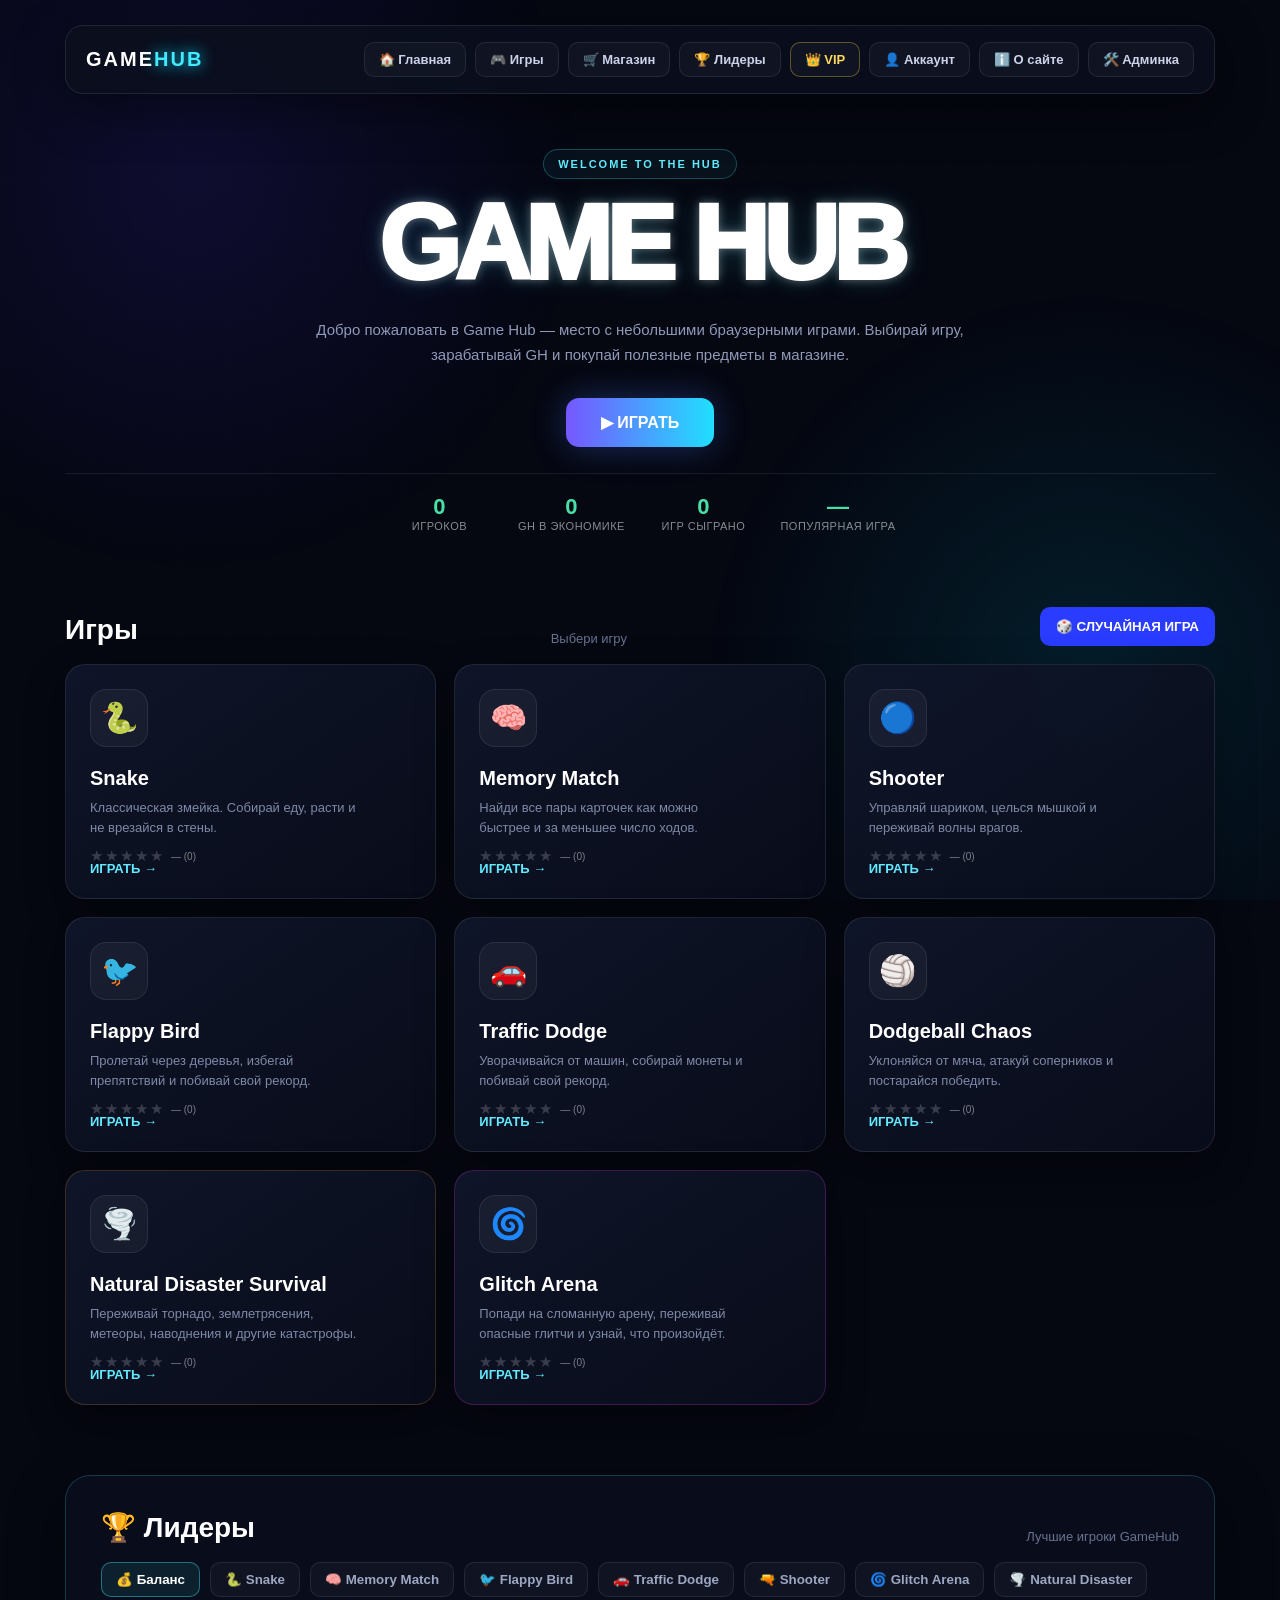
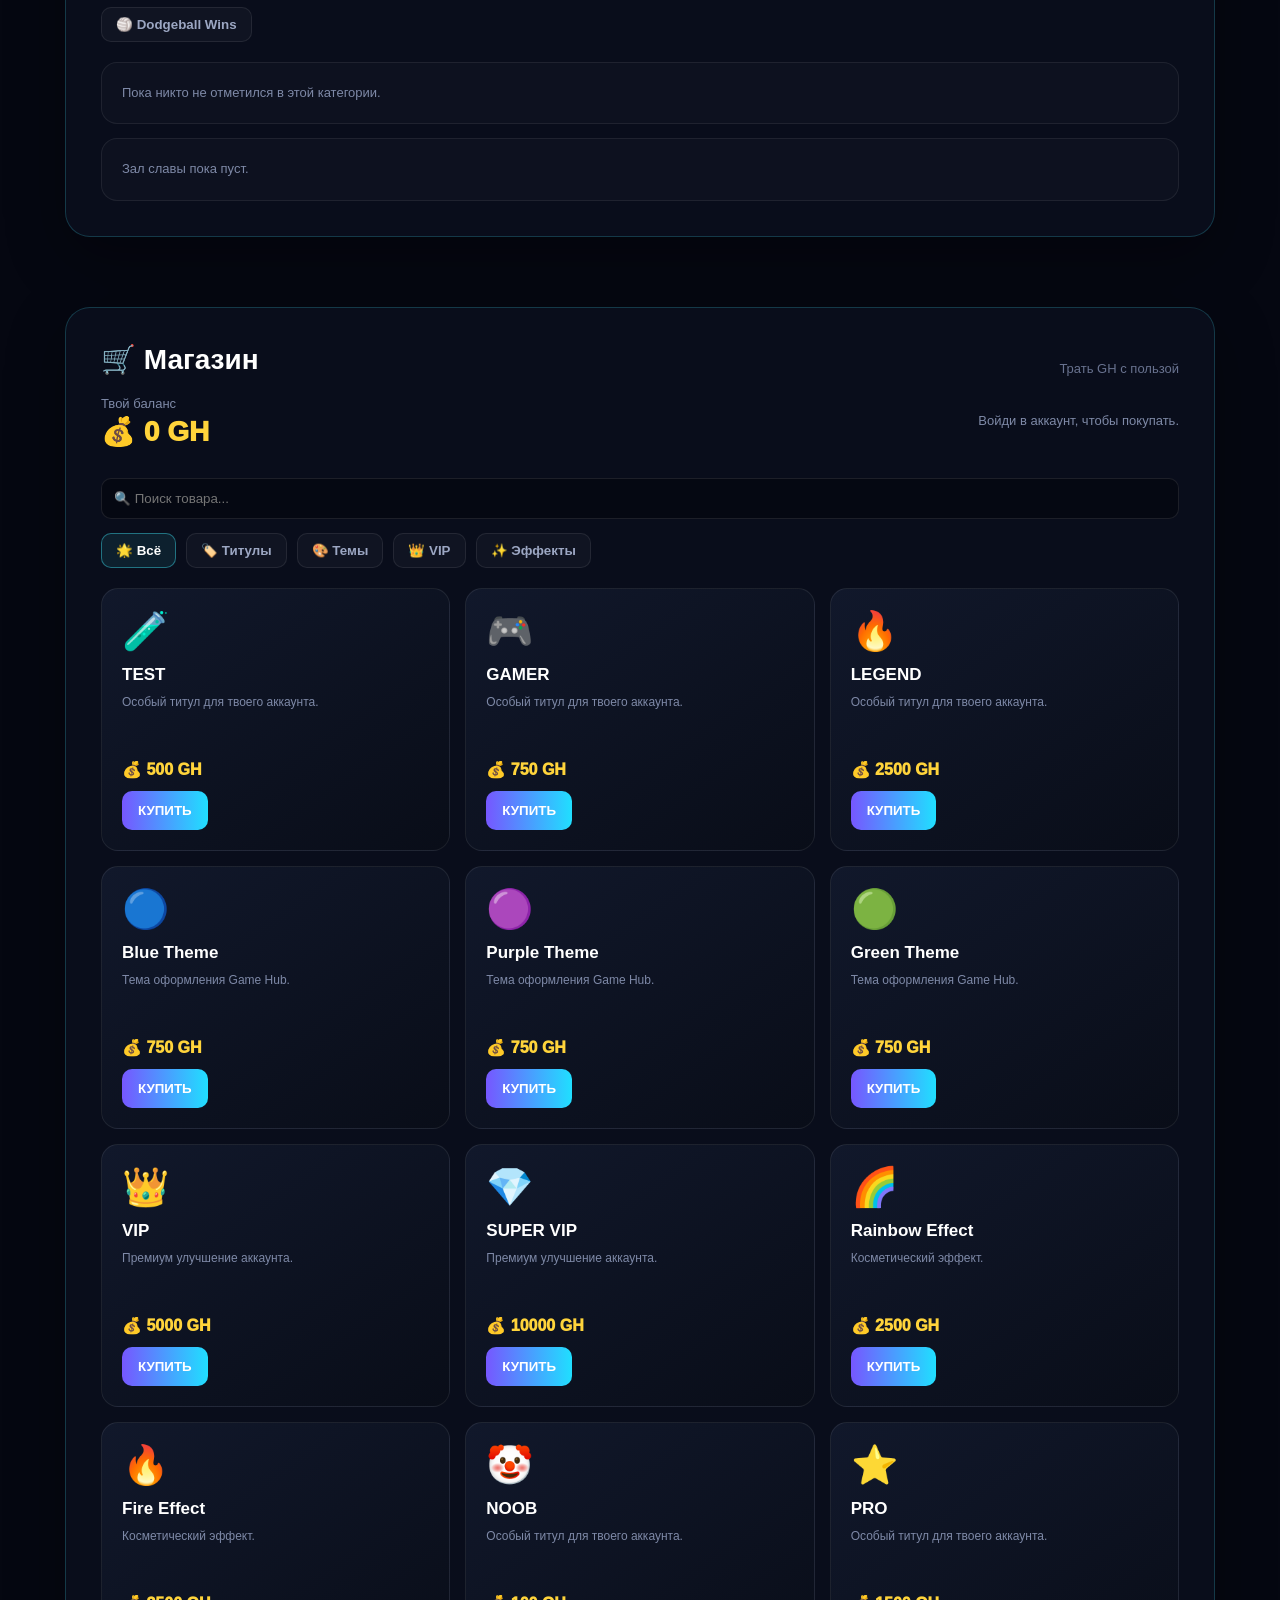
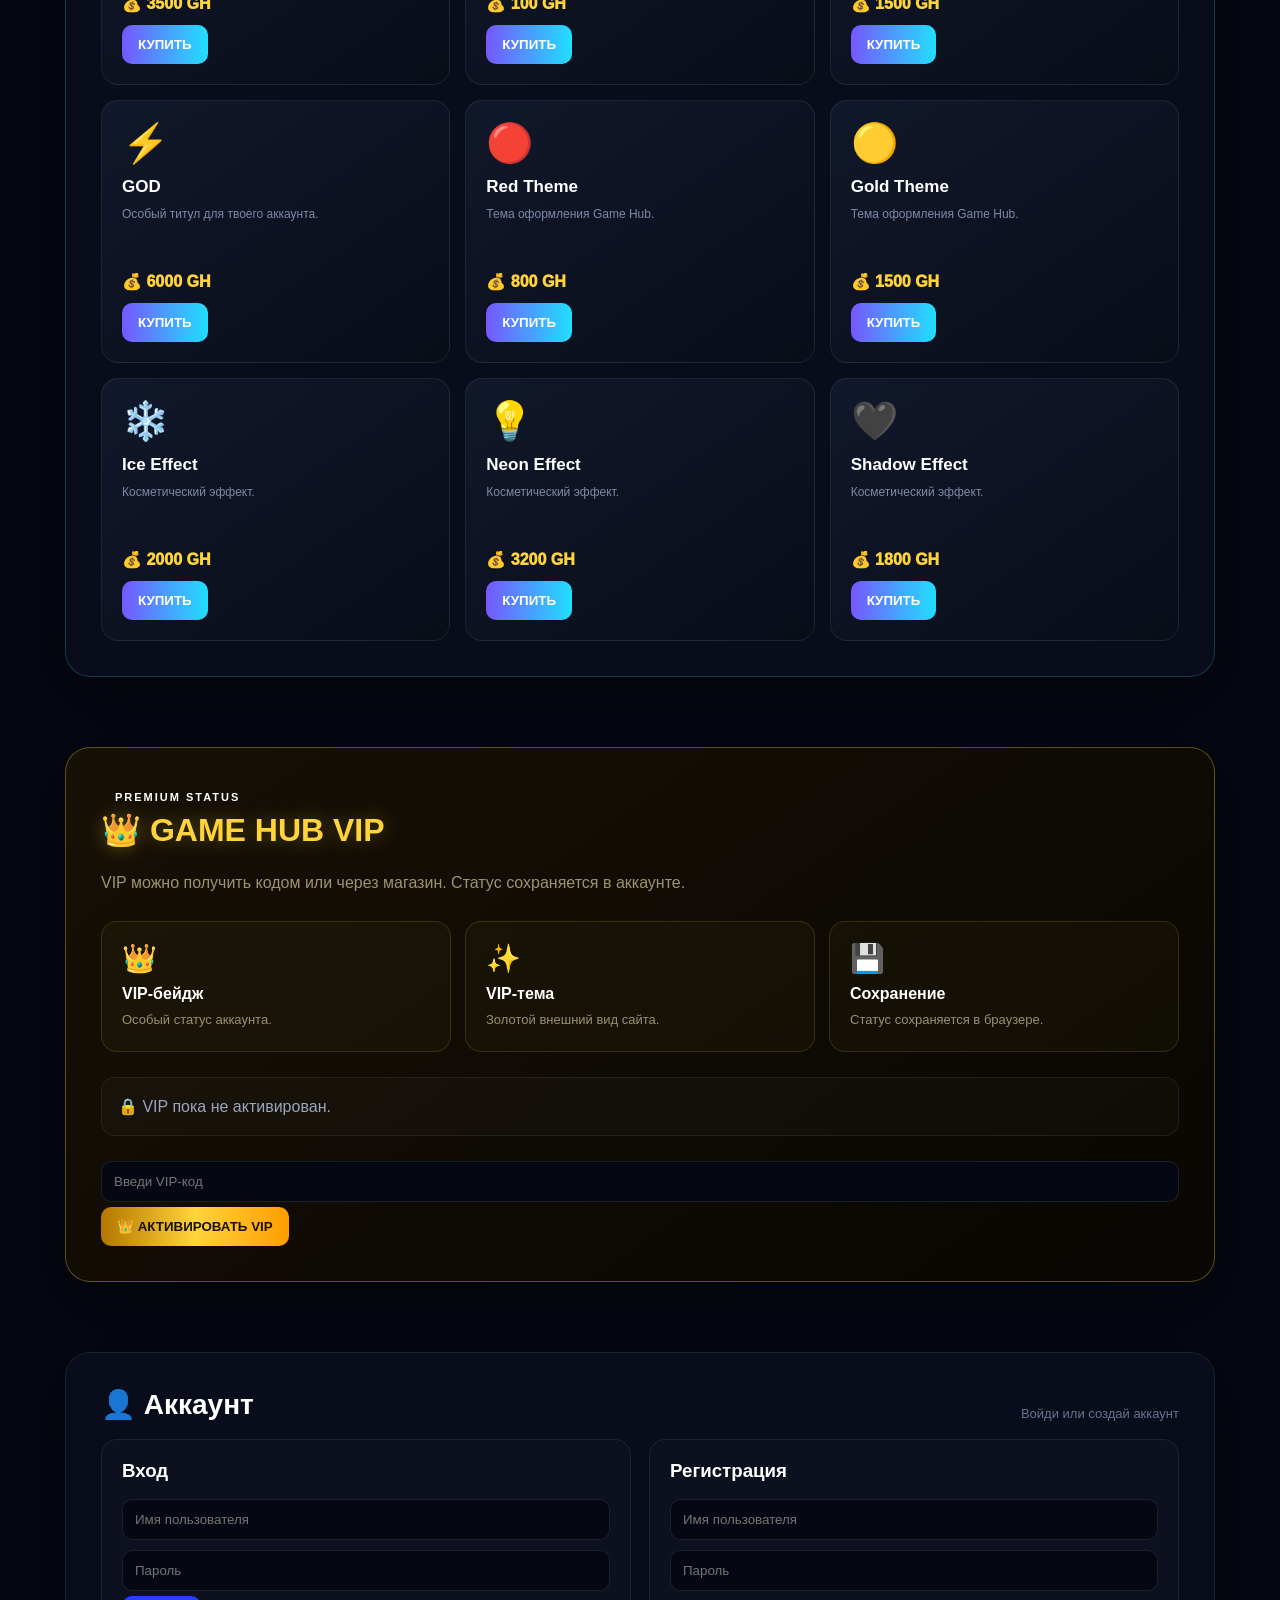
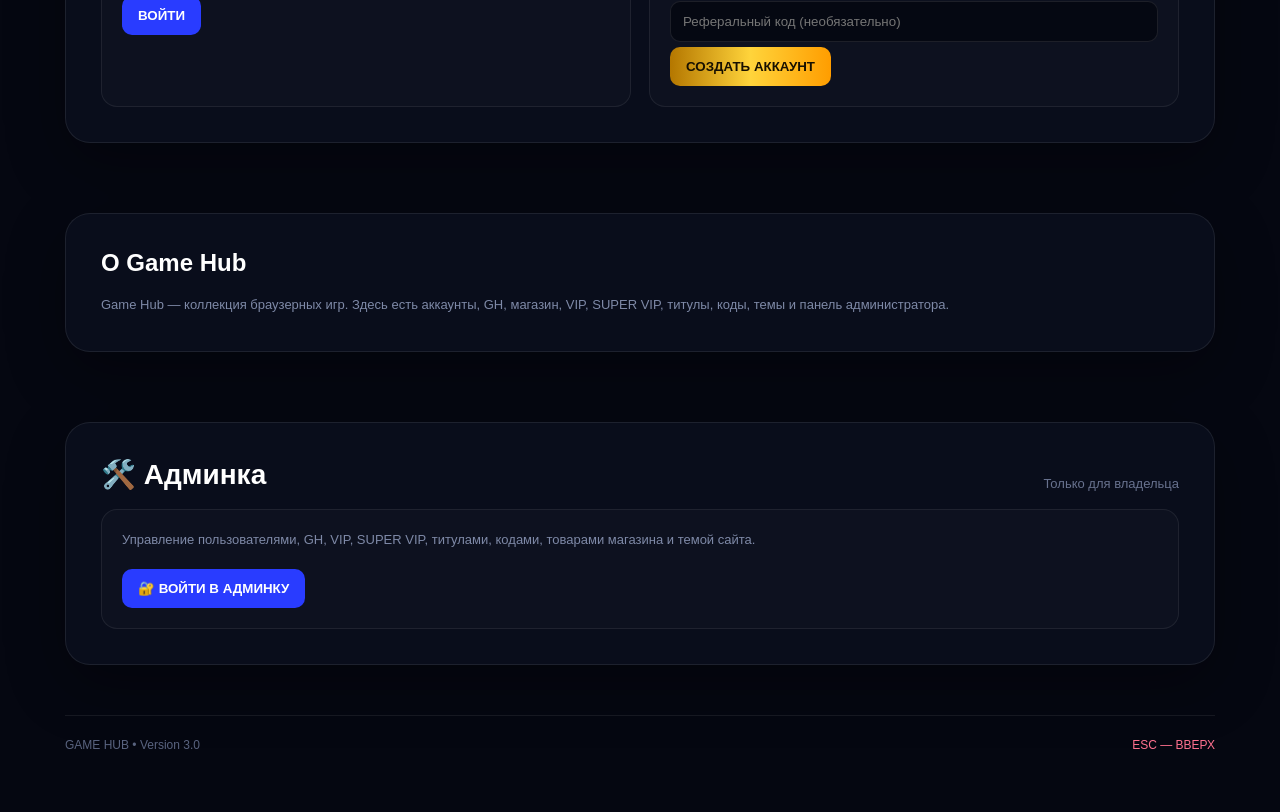
<file: index.html>
<!DOCTYPE html>
<html lang="ru">
<head>
<meta charset="UTF-8">
<meta name="viewport" content="width=device-width, initial-scale=1.0">
<title>Game Hub</title>

<style>
*{
    margin:0;
    padding:0;
    box-sizing:border-box;
}

html{
    scroll-behavior:smooth;
}

body{
    font-family:Arial,Helvetica,sans-serif;
    background:#050711;
    color:#fff;
    min-height:100vh;
    overflow-x:hidden;
    transition:.35s;
}

body::before{
    content:"";
    position:fixed;
    inset:0;
    pointer-events:none;
    background:
        radial-gradient(circle at 15% 20%,#4c35ff22,transparent 30%),
        radial-gradient(circle at 85% 75%,#00d9ff1c,transparent 30%);
    z-index:-2;
}

body::after{
    content:"";
    position:fixed;
    inset:0;
    pointer-events:none;
    opacity:.3;
    background-image:
        linear-gradient(#ffffff08 1px,transparent 1px),
        linear-gradient(90deg,#ffffff08 1px,transparent 1px);
    background-size:45px 45px;
    z-index:-1;
}

/* THEMES */

body.vip{
    background:#090601;
}

body.vip::before{
    background:
        radial-gradient(circle at 15% 20%,#ffd43b30,transparent 32%),
        radial-gradient(circle at 85% 75%,#ff9d0028,transparent 32%);
}

body.blue{
    background:#04101a;
}

body.purple{
    background:#0b0615;
}

body.green{
    background:#041108;
}

body.red{
    background:#100303;
}

body.red::before{
    background:
        radial-gradient(circle at 15% 20%,#ff2d2d30,transparent 32%),
        radial-gradient(circle at 85% 75%,#ff000028,transparent 32%);
}

body.gold{
    background:#0f0a02;
}

body.gold::before{
    background:
        radial-gradient(circle at 15% 20%,#ffd43b30,transparent 32%),
        radial-gradient(circle at 85% 75%,#ffb70028,transparent 32%);
}

/* CONTAINER */

.container{
    width:min(1150px,92%);
    margin:auto;
    padding:25px 0 60px;
}

/* NAV */

nav{
    display:flex;
    align-items:center;
    justify-content:space-between;
    padding:16px 20px;
    margin-bottom:55px;
    border:1px solid #ffffff18;
    border-radius:18px;
    background:#0b0f1ddd;
    backdrop-filter:blur(15px);
    box-shadow:0 15px 50px #0006;
    position:sticky;
    top:15px;
    z-index:100;
}

.logo{
    font-size:20px;
    font-weight:900;
    letter-spacing:2px;
}

.logo span{
    color:#42eaff;
    text-shadow:0 0 15px #00d9ff;
}

body.vip .logo span{
    color:#ffd43b;
    text-shadow:0 0 15px #ffd43b;
}

.nav-buttons{
    display:flex;
    gap:9px;
    flex-wrap:wrap;
    justify-content:center;
}

.nav-btn,
.button{
    display:inline-block;
    border:1px solid #ffffff15;
    background:#ffffff08;
    color:#cbd2e9;
    padding:9px 14px;
    border-radius:10px;
    cursor:pointer;
    text-decoration:none;
    font-size:13px;
    font-weight:700;
    transition:.2s;
}

.nav-btn:hover,
.button:hover{
    transform:translateY(-2px);
    background:#ffffff15;
    color:#fff;
}

.vipNav{
    border-color:#ffd43b55;
    color:#ffd95c;
}

/* HERO */

.hero{
    text-align:center;
    margin-bottom:65px;
    scroll-margin-top:110px;
}

.badge,
.vipTag{
    display:inline-block;
    padding:8px 14px;
    border-radius:999px;
    font-size:11px;
    font-weight:900;
    letter-spacing:2px;
}

.badge{
    border:1px solid #42eaff44;
    background:#42eaff0d;
    color:#62eaff;
    margin-bottom:18px;
}

h1{
    font-size:clamp(55px,10vw,105px);
    line-height:.9;
    letter-spacing:-6px;
    font-weight:1000;
    color:#fff;
    text-shadow:
        0 0 10px #ffffff55,
        0 0 25px #42eaff33;
}

body.vip h1{
    color:#ffd43b;
    text-shadow:
        0 0 10px #ffd43b88,
        0 0 30px #ffd43b44;
}

.subtitle{
    max-width:650px;
    margin:25px auto 0;
    color:#8f99b8;
    font-size:15px;
    line-height:1.7;
}

.play{
    display:inline-flex;
    margin-top:30px;
    padding:15px 35px;
    border-radius:13px;
    background:linear-gradient(90deg,#7657ff,#20dfff);
    color:#fff;
    text-decoration:none;
    font-weight:900;
    box-shadow:0 0 35px #4678ff55;
    transition:.25s;
}

body.vip .play{
    background:linear-gradient(90deg,#b47700,#ffd43b,#ff9d00);
}

.play:hover{
    transform:translateY(-4px) scale(1.03);
}

/* SECTION */

.section-title{
    display:flex;
    align-items:end;
    justify-content:space-between;
    margin-bottom:18px;
    scroll-margin-top:110px;
}

.section-title h2{
    font-size:28px;
}

.section-title p{
    color:#68728f;
    font-size:13px;
}

/* GAMES */

.games{
    display:grid;
    grid-template-columns:repeat(3,1fr);
    gap:18px;
}

.card{
    position:relative;
    min-height:235px;
    padding:24px;
    overflow:hidden;
    border:1px solid #ffffff16;
    border-radius:20px;
    background:linear-gradient(145deg,#10162aee,#090d1bea);
    box-shadow:0 15px 40px #0005;
    transition:.3s;
}

.card:hover{
    transform:translateY(-7px);
    border-color:#42eaff55;
    box-shadow:
        0 25px 55px #0008,
        0 0 25px #42eaff12;
}

.card .icon{
    width:58px;
    height:58px;
    display:flex;
    align-items:center;
    justify-content:center;
    margin-bottom:20px;
    border-radius:16px;
    background:#ffffff0b;
    border:1px solid #ffffff15;
    font-size:30px;
}

.card h3{
    font-size:20px;
    margin-bottom:8px;
}

.card p{
    color:#7e89a7;
    font-size:13px;
    line-height:1.6;
    max-width:270px;
}

.card a{
    position:absolute;
    left:24px;
    bottom:22px;
    color:#62eaff;
    text-decoration:none;
    font-size:13px;
    font-weight:900;
}

.disaster-card{
    border-color:#ff9d2433;
}

.glitch-card{
    border-color:#ff3cff33;
}

/* COMMON SECTIONS */

.vip-section,
.about,
.account-section,
.admin-section,
.shop-section{
    scroll-margin-top:110px;
    margin-top:70px;
    padding:35px;
    border-radius:25px;
    background:#0b0f1ddd;
    border:1px solid #ffffff15;
    box-shadow:0 20px 60px #0005;
}

/* VIP */

.vip-section{
    border-color:#ffd43b55;
    background:linear-gradient(145deg,#171106f5,#090703f5);
}

.vipTitle{
    color:#ffd43b;
    font-size:32px;
    text-shadow:0 0 20px #ffd43b55;
}

.vipDescription{
    color:#9d936f;
    line-height:1.7;
    margin:20px 0;
}

.vipBenefits{
    display:grid;
    grid-template-columns:repeat(3,1fr);
    gap:14px;
    margin:25px 0;
}

.vipBenefit{
    padding:20px;
    border-radius:16px;
    border:1px solid #ffd43b25;
    background:#ffd43b08;
}

.vipBenefitIcon{
    font-size:28px;
    margin-bottom:10px;
}

.vipBenefit h3{
    font-size:16px;
    margin-bottom:7px;
}

.vipBenefit p{
    color:#9a9070;
    font-size:13px;
    line-height:1.6;
}

.vipStatus{
    padding:16px;
    margin:20px 0;
    border-radius:14px;
    border:1px solid #ffffff12;
    background:#ffffff06;
    color:#9ba5bd;
    line-height:1.6;
}

.vipStatus.active{
    border-color:#ffd43b55;
    background:#ffd43b0c;
    color:#ffe58a;
}

/* INPUTS */

.input,
.select{
    width:100%;
    padding:12px;
    border-radius:10px;
    border:1px solid #ffffff18;
    background:#050812;
    color:#fff;
    outline:none;
    margin:5px 0;
}

.input:focus{
    border-color:#42eaff77;
}

/* BUTTONS */

.goldBtn,
.dangerBtn,
.adminBtn,
.shopBtn{
    border:0;
    border-radius:10px;
    padding:12px 16px;
    font-weight:900;
    cursor:pointer;
    transition:.2s;
}

.goldBtn{
    background:linear-gradient(90deg,#b47700,#ffd43b,#ff9d00);
    color:#171000;
}

.dangerBtn{
    background:#7e2635;
    color:#fff;
}

.adminBtn{
    background:#293cff;
    color:#fff;
}

.shopBtn{
    background:linear-gradient(90deg,#7657ff,#20dfff);
    color:#fff;
}

.goldBtn:hover,
.dangerBtn:hover,
.adminBtn:hover,
.shopBtn:hover{
    transform:translateY(-2px);
}

/* ACCOUNT */

.auth-grid{
    display:grid;
    grid-template-columns:1fr 1fr;
    gap:18px;
}

.box{
    padding:20px;
    border:1px solid #ffffff12;
    border-radius:16px;
    background:#ffffff05;
}

.box h3{
    margin-bottom:12px;
}

.muted{
    color:#7e89a7;
    font-size:13px;
    line-height:1.6;
}

.balance{
    font-size:28px;
    font-weight:1000;
    color:#ffd43b;
    margin:10px 0;
}

.userInfo{
    display:flex;
    align-items:center;
    gap:12px;
    flex-wrap:wrap;
}

.avatarCircle{
    width:44px;
    height:44px;
    border-radius:50%;
    display:flex;
    align-items:center;
    justify-content:center;
    background:#172039;
    border:1px solid #42eaff44;
    font-size:22px;
}

.titleBadge{
    display:inline-block;
    padding:4px 8px;
    margin-top:4px;
    border-radius:6px;
    background:#42eaff18;
    border:1px solid #42eaff44;
    color:#62eaff;
    font-size:10px;
    font-weight:900;
}

/* AVATAR PICKER */

.avatarPicker{
    display:flex;
    flex-wrap:wrap;
    gap:8px;
    margin-top:12px;
}

.avatarOption{
    width:38px;
    height:38px;
    border-radius:50%;
    display:flex;
    align-items:center;
    justify-content:center;
    font-size:18px;
    background:#172039;
    border:1px solid #ffffff18;
    cursor:pointer;
    transition:.15s;
}

.avatarOption:hover{
    border-color:#42eaff88;
    transform:scale(1.08);
}

.avatarOption.selected{
    border-color:#47e0a7;
    background:#47e0a722;
}

/* REFERRAL */

.refCodeBox{
    font-family:monospace;
    font-size:15px;
    font-weight:800;
    letter-spacing:1px;
    padding:8px 10px;
    border-radius:8px;
    background:#ffffff0a;
    border:1px dashed #42eaff55;
    color:#62eaff;
    text-align:center;
}

/* ANNOUNCEMENT BANNER */

.announceBanner{
    display:flex;
    align-items:center;
    justify-content:center;
    gap:14px;
    background:linear-gradient(90deg,#ffd43b22,#ff9d0022);
    border-bottom:1px solid #ffd43b44;
    color:#ffe27a;
    padding:10px 16px;
    font-size:13px;
    font-weight:600;
    text-align:center;
}

.announceBanner.hidden{
    display:none;
}

.announceBanner button{
    background:none;
    border:none;
    color:#ffe27a;
    cursor:pointer;
    font-size:14px;
    opacity:.7;
}

.announceBanner button:hover{
    opacity:1;
}

/* SITE STATS BAR */

.siteStatsBar{
    display:flex;
    flex-wrap:wrap;
    justify-content:center;
    gap:22px;
    margin-top:26px;
    padding-top:20px;
    border-top:1px solid #ffffff14;
}

.siteStatsBar .statItem{
    text-align:center;
    min-width:110px;
}

.siteStatsBar .statValue{
    font-size:22px;
    font-weight:900;
    color:#47e0a7;
}

.siteStatsBar .statLabel{
    font-size:11px;
    color:#ffffff88;
    text-transform:uppercase;
    letter-spacing:.5px;
}

/* GAME RATING STARS */

.gameRating{
    display:flex;
    align-items:center;
    gap:2px;
    margin:8px 0;
    font-size:15px;
}

.gameRating .star{
    cursor:pointer;
    color:#ffffff30;
    transition:.1s;
}

.gameRating .star.filled{
    color:#ffd43b;
}

.gameRating:hover .star{
    color:#ffd43b88;
}

.gameRating .ratingCount{
    font-size:10px;
    color:#ffffff77;
    margin-left:6px;
}

/* COSMETIC EFFECTS */

#currentUser.effect-rainbow{
    background:linear-gradient(90deg,#ff5f6d,#ffc371,#47e0a7,#42eaff,#a06bff,#ff5f6d);
    background-size:400% 100%;
    -webkit-background-clip:text;
    background-clip:text;
    color:transparent;
    animation:rainbowShift 3s linear infinite;
}

@keyframes rainbowShift{
    0%{background-position:0% 50%}
    100%{background-position:400% 50%}
}

#currentUser.effect-fire{
    color:#ff8a3d;
    text-shadow:
        0 0 6px #ff6a00,
        0 0 14px #ff3d00,
        0 0 22px #ff0000aa;
    animation:fireFlicker 1.4s ease-in-out infinite;
}

@keyframes fireFlicker{
    0%,100%{
        text-shadow:
            0 0 6px #ff6a00,
            0 0 14px #ff3d00,
            0 0 22px #ff0000aa;
    }
    50%{
        text-shadow:
            0 0 10px #ffb347,
            0 0 20px #ff5e00,
            0 0 30px #ff2200cc;
    }
}

#currentUser.effect-ice{
    color:#bdf1ff;
    text-shadow:
        0 0 6px #7fe9ff,
        0 0 14px #37c7ffcc,
        0 0 22px #0084ff88;
    animation:iceShimmer 2.2s ease-in-out infinite;
}

@keyframes iceShimmer{
    0%,100%{opacity:1}
    50%{opacity:.75}
}

#currentUser.effect-neon{
    color:#fff;
    text-shadow:
        0 0 4px #fff,
        0 0 10px #ff2fe0,
        0 0 18px #ff2fe0,
        0 0 28px #7a2fff;
    animation:neonPulse 1.6s ease-in-out infinite;
}

@keyframes neonPulse{
    0%,100%{
        text-shadow:
            0 0 4px #fff,
            0 0 10px #ff2fe0,
            0 0 18px #ff2fe0,
            0 0 28px #7a2fff;
    }
    50%{
        text-shadow:
            0 0 2px #fff,
            0 0 6px #ff2fe0,
            0 0 10px #ff2fe0,
            0 0 16px #7a2fff;
    }
}

#currentUser.effect-shadow{
    color:#9b9bb0;
    text-shadow:
        0 0 4px #000,
        0 2px 6px #000c,
        0 0 16px #00000099;
}

/* ACHIEVEMENTS */

.achievementsGrid{
    display:grid;
    grid-template-columns:repeat(auto-fill,minmax(150px,1fr));
    gap:10px;
    margin-top:10px;
}

.achCard{
    background:#ffffff08;
    border:1px solid #ffffff14;
    border-radius:10px;
    padding:12px;
    text-align:center;
    transition:.2s;
}

.achCard.locked{
    opacity:.4;
    filter:grayscale(1);
}

.achCard.unlocked{
    border-color:#47e0a755;
    background:#47e0a712;
}

.achIcon{
    font-size:26px;
    margin-bottom:4px;
}

.achName{
    font-weight:800;
    font-size:12px;
}

.achDesc{
    font-size:10px;
    color:#ffffff88;
    margin:4px 0;
}

.achReward{
    font-size:11px;
    font-weight:700;
    color:#ffd43b;
}

.achCard.unlocked .achReward{
    color:#47e0a7;
}

/* LEADERBOARD */

.lbRow{
    display:flex;
    align-items:center;
    justify-content:space-between;
    padding:10px 8px;
    border-bottom:1px solid #ffffff10;
    font-size:14px;
}

.lbRow:last-child{
    border-bottom:none;
}

.lbRank{
    width:32px;
    font-weight:900;
    color:#ffd43b;
}

.lbName{
    flex:1;
    text-align:left;
    font-weight:600;
    padding:0 8px;
}

.lbValue{
    font-weight:900;
    color:#42eaff;
}

/* SHOP */

.shop-section{
    border-color:#42eaff33;
}

.shopBalance{
    display:flex;
    align-items:center;
    justify-content:space-between;
    flex-wrap:wrap;
    gap:15px;
    margin-bottom:25px;
}

.shopBalanceNumber{
    font-size:28px;
    font-weight:1000;
    color:#ffd43b;
}

.shopCategories{
    display:flex;
    gap:10px;
    flex-wrap:wrap;
    margin-bottom:20px;
}

.categoryBtn{
    padding:9px 14px;
    border-radius:10px;
    border:1px solid #ffffff15;
    background:#ffffff08;
    color:#9ca7c3;
    cursor:pointer;
    font-weight:800;
}

.categoryBtn.active{
    color:#fff;
    border-color:#42eaff66;
    background:#42eaff16;
}

.shopGrid{
    display:grid;
    grid-template-columns:repeat(3,1fr);
    gap:15px;
}

.shopItem{
    position:relative;
    padding:20px;
    min-height:220px;
    border:1px solid #ffffff14;
    border-radius:17px;
    background:linear-gradient(145deg,#11182b,#090d18);
    transition:.25s;
}

.shopItem:hover{
    transform:translateY(-5px);
    border-color:#42eaff55;
}

.shopIcon{
    font-size:38px;
    margin-bottom:12px;
}

.shopItem h3{
    font-size:17px;
    margin-bottom:8px;
}

.shopItem p{
    color:#7e89a7;
    font-size:12px;
    line-height:1.6;
    min-height:55px;
}

.shopPrice{
    color:#ffd43b;
    font-size:16px;
    font-weight:1000;
    margin:12px 0;
}

.shopOwned{
    color:#55e79b;
    font-size:11px;
    font-weight:900;
}

/* ADMIN */

.admin-panel{
    display:none;
}

.admin-panel.open{
    display:block;
}

.admin-tools{
    display:grid;
    grid-template-columns:repeat(2,1fr);
    gap:18px;
    margin-top:18px;
}

.user-row,
.code-row{
    display:flex;
    align-items:center;
    justify-content:space-between;
    gap:10px;
    padding:12px;
    border-bottom:1px solid #ffffff0d;
    font-size:13px;
}

.user-row:last-child,
.code-row:last-child{
    border-bottom:0;
}

.small{
    font-size:11px;
    color:#68728f;
}

.adminShopGrid{
    display:grid;
    grid-template-columns:1fr 1fr;
    gap:15px;
    margin-top:15px;
}

/* MODAL */

.modal{
    position:fixed;
    inset:0;
    background:#000b;
    backdrop-filter:blur(8px);
    display:none;
    align-items:center;
    justify-content:center;
    z-index:500;
    padding:20px;
}

.modal.open{
    display:flex;
}

.modal-card{
    width:min(500px,100%);
    padding:28px;
    border:1px solid #ffffff18;
    border-radius:20px;
    background:#0b0f1d;
    box-shadow:0 30px 100px #000b;
}

.modal-card h2{
    margin-bottom:15px;
}

.modal-actions{
    display:flex;
    gap:10px;
    margin-top:15px;
}

.modal-actions>*{
    flex:1;
}

/* FOOTER */

footer{
    margin-top:50px;
    padding-top:22px;
    border-top:1px solid #ffffff12;
    display:flex;
    justify-content:space-between;
    color:#59637f;
    font-size:12px;
}

.exit{
    color:#ff718f;
}

.hidden{
    display:none!important;
}

/* MOBILE */

@media(max-width:850px){

    .games{
        grid-template-columns:repeat(2,1fr);
    }

    .vipBenefits{
        grid-template-columns:1fr 1fr;
    }

    .admin-tools,
    .adminShopGrid{
        grid-template-columns:1fr;
    }

    .shopGrid{
        grid-template-columns:repeat(2,1fr);
    }
}

@media(max-width:570px){

    nav{
        flex-direction:column;
        gap:15px;
    }

    .nav-buttons{
        width:100%;
    }

    h1{
        letter-spacing:-3px;
    }

    .games,
    .vipBenefits,
    .auth-grid,
    .shopGrid{
        grid-template-columns:1fr;
    }

    .vip-section,
    .about,
    .account-section,
    .admin-section,
    .shop-section{
        padding:24px;
    }

    footer{
        flex-direction:column;
        gap:8px;
    }
}
</style>
</head>

<body>

<div class="container">

<nav>

<div class="logo">
GAME<span>HUB</span>
</div>

<div class="nav-buttons">

<a class="nav-btn" href="#home">🏠 Главная</a>
<a class="nav-btn" href="#games">🎮 Игры</a>
<a class="nav-btn" href="#shop">🛒 Магазин</a>
<a class="nav-btn" href="#leaderboard">🏆 Лидеры</a>
<a class="nav-btn vipNav" href="#vip">👑 VIP</a>
<a class="nav-btn" href="#account">👤 Аккаунт</a>
<a class="nav-btn" href="#about">ℹ️ О сайте</a>

<button class="nav-btn" id="adminOpen">
🛠️ Админка
</button>

</div>
</nav>

<div id="announceBanner" class="announceBanner hidden">
    <span id="announceText"></span>
    <button id="announceClose">✕</button>
</div>

<main>

<section class="hero" id="home">

<div class="badge">
WELCOME TO THE HUB
</div>

<h1>
GAME HUB
</h1>

<p class="subtitle">
Добро пожаловать в Game Hub —
место с небольшими браузерными играми.
Выбирай игру, зарабатывай GH и покупай
полезные предметы в магазине.
</p>

<a class="play" href="#games">
▶ ИГРАТЬ
</a>

<div class="siteStatsBar" id="siteStatsBar"></div>

</section>


<section id="games">

<div class="section-title">

<h2>Игры</h2>

<p>Выбери игру</p>

<button class="adminBtn" id="randomGameBtn" style="margin-top:10px">
🎲 СЛУЧАЙНАЯ ИГРА
</button>

</div>

<div class="games">

<article class="card">

<div class="icon">🐍</div>

<h3>Snake</h3>

<p>
Классическая змейка.
Собирай еду, расти
и не врезайся в стены.
</p>

<div class="gameRating" data-game="snake"></div>

<a href="snake.html">
ИГРАТЬ →
</a>

</article>


<article class="card">

<div class="icon">🧠</div>

<h3>Memory Match</h3>

<p>
Найди все пары карточек
как можно быстрее и
за меньшее число ходов.
</p>

<div class="gameRating" data-game="memory-match"></div>

<a href="memory-match.html">
ИГРАТЬ →
</a>

</article>


<article class="card">

<div class="icon">🔵</div>

<h3>Shooter</h3>

<p>
Управляй шариком,
целься мышкой и
переживай волны врагов.
</p>

<div class="gameRating" data-game="shooter"></div>

<a href="shooter.html">
ИГРАТЬ →
</a>

</article>


<article class="card">

<div class="icon">🐦</div>

<h3>Flappy Bird</h3>

<p>
Пролетай через деревья,
избегай препятствий
и побивай свой рекорд.
</p>

<div class="gameRating" data-game="flappy-bird"></div>


<a href="flappy-bird.html">
ИГРАТЬ →
</a>

</article>


<article class="card">

<div class="icon">🚗</div>

<h3>Traffic Dodge</h3>

<p>
Уворачивайся от машин,
собирай монеты и
побивай свой рекорд.
</p>

<div class="gameRating" data-game="traffic-dodge"></div>

<a href="traffic-dodge.html">
ИГРАТЬ →
</a>

</article>


<article class="card">

<div class="icon">🏐</div>

<h3>Dodgeball Chaos</h3>

<p>
Уклоняйся от мяча,
атакуй соперников
и постарайся победить.
</p>

<div class="gameRating" data-game="dogeball"></div>

<a href="dogeball.html">
ИГРАТЬ →
</a>

</article>


<article class="card disaster-card">

<div class="icon">🌪️</div>

<h3>Natural Disaster Survival</h3>

<p>
Переживай торнадо,
землетрясения,
метеоры, наводнения
и другие катастрофы.
</p>

<div class="gameRating" data-game="natural-disaster"></div>

<a href="natural-disaster.html">
ИГРАТЬ →
</a>

</article>


<article class="card glitch-card">

<div class="icon">🌀</div>

<h3>Glitch Arena</h3>

<p>
Попади на сломанную арену,
переживай опасные глитчи
и узнай, что произойдёт.
</p>

<div class="gameRating" data-game="glitch-arena"></div>

<a href="glitch-arena.html">
ИГРАТЬ →
</a>

</article>

</div>
</section>


<!-- LEADERBOARD -->

<section class="shop-section" id="leaderboard">

<div class="section-title">

<h2>🏆 Лидеры</h2>

<p>Лучшие игроки GameHub</p>

</div>

<div class="shopCategories" id="lbTabs"></div>

<div id="leaderboardList" class="box" style="margin-top:14px"></div>

<div id="hallOfFameBox" class="box" style="margin-top:14px"></div>

</section>


<!-- SHOP -->

<section class="shop-section" id="shop">

<div class="section-title">

<h2>🛒 Магазин</h2>

<p>Трать GH с пользой</p>

</div>


<div class="shopBalance">

<div>

<div class="muted">
Твой баланс
</div>

<div class="shopBalanceNumber">
💰 <span id="shopBalance">0</span> GH
</div>

</div>

<div id="shopUserStatus" class="muted">
Войди в аккаунт, чтобы покупать.
</div>

</div>


<input
class="input"
id="shopSearch"
placeholder="🔍 Поиск товара..."
style="margin-bottom:14px"
>


<div class="shopCategories">

<button class="categoryBtn active" data-category="all">
🌟 Всё
</button>

<button class="categoryBtn" data-category="title">
🏷️ Титулы
</button>

<button class="categoryBtn" data-category="theme">
🎨 Темы
</button>

<button class="categoryBtn" data-category="vip">
👑 VIP
</button>

<button class="categoryBtn" data-category="effect">
✨ Эффекты
</button>

</div>


<div
class="shopGrid"
id="shopGrid"
></div>

</section>


<!-- VIP -->

<section class="vip-section" id="vip">

<div class="vipTag">
PREMIUM STATUS
</div>

<h2 class="vipTitle">
👑 GAME HUB VIP
</h2>

<p class="vipDescription">
VIP можно получить кодом или через магазин.
Статус сохраняется в аккаунте.
</p>

<div class="vipBenefits">

<div class="vipBenefit">

<div class="vipBenefitIcon">
👑
</div>

<h3>VIP-бейдж</h3>

<p>
Особый статус аккаунта.
</p>

</div>


<div class="vipBenefit">

<div class="vipBenefitIcon">
✨
</div>

<h3>VIP-тема</h3>

<p>
Золотой внешний вид сайта.
</p>

</div>


<div class="vipBenefit">

<div class="vipBenefitIcon">
💾
</div>

<h3>Сохранение</h3>

<p>
Статус сохраняется в браузере.
</p>

</div>

</div>


<div class="vipStatus" id="vipStatus">
🔒 VIP пока не активирован.
</div>


<div id="vipActivation">

<input
class="input"
id="vipCode"
type="password"
placeholder="Введи VIP-код"
>

<button
class="goldBtn"
id="activateVip"
>
👑 АКТИВИРОВАТЬ VIP
</button>

</div>


<button
class="goldBtn hidden"
id="removeVip"
>
🔓 ОТКЛЮЧИТЬ VIP
</button>

</section>


<!-- ACCOUNT -->

<section class="account-section" id="account">

<div class="section-title">

<h2>👤 Аккаунт</h2>

<p id="accountHint">
Войди или создай аккаунт
</p>

</div>


<div id="loggedOut" class="auth-grid">

<div class="box">

<h3>
Вход
</h3>

<input
class="input"
id="loginName"
placeholder="Имя пользователя"
>

<input
class="input"
id="loginPass"
type="password"
placeholder="Пароль"
>

<button
class="adminBtn"
id="loginBtn"
>
ВОЙТИ
</button>

</div>


<div class="box">

<h3>
Регистрация
</h3>

<input
class="input"
id="regName"
placeholder="Имя пользователя"
>

<input
class="input"
id="regPass"
type="password"
placeholder="Пароль"
>

<input
class="input"
id="regRefCode"
placeholder="Реферальный код (необязательно)"
>

<button
class="goldBtn"
id="registerBtn"
>
СОЗДАТЬ АККАУНТ
</button>

</div>

</div>


<div
id="loggedIn"
class="box hidden"
>

<div class="userInfo">

<div class="avatarCircle" id="avatarCircle">
🎮
</div>

<div>

<b id="currentUser"></b>

<div id="vipLabel" class="small"></div>

<div id="titleLabel"></div>

<div id="streakLabel" class="small"></div>

<div id="securityLabel" class="small"></div>
<button class="adminBtn" id="setup2FABtn" style="margin-top:8px">🔐 НАСТРОИТЬ 2FA</button>

</div>

</div>


<div class="avatarPicker" id="avatarPicker"></div>


<div class="balance">
💰 <span id="balance">0</span> GH
</div>


<p class="muted">
GH можно использовать в магазине для
покупки титулов, тем, эффектов и VIP.
</p>


<div class="box" style="margin-top:12px">

<h3>
🤝 Реферальная программа
</h3>

<p class="muted" style="margin-bottom:8px">
Поделись кодом с другом. Ты получишь 150 GH,
он получит 100 GH при регистрации по коду.
</p>

<div class="refCodeBox" id="refCodeBox"></div>

<button
class="adminBtn"
id="copyRefCode"
style="margin-top:8px"
>
📋 СКОПИРОВАТЬ КОД
</button>

<p class="small" id="refStats" style="margin-top:8px"></p>

</div>


<div class="box" style="margin-top:12px">

<h3>
🎟️ Активировать код
</h3>

<input
class="input"
id="redeemCodeInput"
placeholder="Введи код"
>

<button
class="goldBtn"
id="redeemCodeBtn"
>
АКТИВИРОВАТЬ
</button>

</div>


<div class="box" style="margin-top:12px">

<h3>
🎖️ Достижения
</h3>

<div id="achievementsGrid" class="achievementsGrid"></div>

</div>


<div class="box" style="margin-top:12px">

<h3>
🔑 Сменить пароль
</h3>

<input
class="input"
id="curPassInput"
type="password"
placeholder="Текущий пароль"
>

<input
class="input"
id="newPassInput"
type="password"
placeholder="Новый пароль"
>

<input
class="input"
id="newPassConfirm"
type="password"
placeholder="Повтори новый пароль"
>

<button
class="adminBtn"
id="changePassBtn"
>
СМЕНИТЬ ПАРОЛЬ
</button>

</div>


<div class="box" style="margin-top:12px">

<h3>
💾 Резервная копия
</h3>

<p class="muted" style="margin-bottom:8px">
Сохрани данные аккаунта в файл или
восстанови их на другом устройстве.
</p>

<button
class="adminBtn"
id="exportDataBtn"
>
📤 ЭКСПОРТ ДАННЫХ
</button>

<input
type="file"
id="importFileInput"
accept="application/json"
class="hidden"
>

<button
class="goldBtn"
id="importDataBtn"
style="margin-top:6px"
>
📥 ИМПОРТ ДАННЫХ
</button>

</div>


<div class="box" style="margin-top:12px">

<h3>
🎁 Подарить GH
</h3>

<input
class="input"
id="giftUserInput"
placeholder="Имя игрока"
>

<input
class="input"
id="giftAmountInput"
type="number"
placeholder="Количество GH"
>

<button
class="goldBtn"
id="sendGiftBtn"
>
ПОДАРИТЬ
</button>

</div>


<button
class="dangerBtn"
id="logoutBtn"
>
ВЫЙТИ
</button>

<button
class="dangerBtn"
id="deleteAccountBtn"
style="margin-top:10px;opacity:.7"
>
🗑️ УДАЛИТЬ АККАУНТ
</button>

</div>

</section>


<!-- ABOUT -->


<section class="about" id="about">

<h2>
О Game Hub
</h2>

<br>

<p class="muted">
Game Hub — коллекция браузерных игр.
Здесь есть аккаунты, GH, магазин,
VIP, SUPER VIP, титулы, коды,
темы и панель администратора.
</p>

</section>


<!-- ADMIN -->

<section
class="admin-section"
id="adminSection"
>

<div class="section-title">

<h2>
🛠️ Админка
</h2>

<p>
Только для владельца
</p>

</div>


<div class="box">

<p class="muted">
Управление пользователями, GH,
VIP, SUPER VIP, титулами, кодами,
товарами магазина и темой сайта.
</p>

<br>

<button
class="adminBtn"
id="adminLoginBtn"
>
🔐 ВОЙТИ В АДМИНКУ
</button>

</div>


<div
class="admin-panel"
id="adminPanel"
>

<div class="admin-tools">


<!-- THEME -->

<div class="box">

<h3>
🎨 Тема
</h3>

<select
class="select"
id="themeSelect"
>

<option value="default">
Neon
</option>

<option value="blue">
Blue
</option>

<option value="purple">
Purple
</option>

<option value="green">
Green
</option>

<option value="vip">
Gold VIP
</option>

</select>

<button
class="adminBtn"
id="saveTheme"
>
СОХРАНИТЬ ТЕМУ
</button>

</div>


<!-- ANNOUNCEMENT -->

<div class="box">

<h3>
📢 Объявление
</h3>

<input
class="input"
id="announceInput"
placeholder="Текст объявления для всех"
>

<button
class="goldBtn"
id="publishAnnounce"
>
ОПУБЛИКОВАТЬ
</button>

<button
class="dangerBtn"
id="clearAnnounce"
style="margin-top:6px"
>
УБРАТЬ ОБЪЯВЛЕНИЕ
</button>

</div>


<!-- HALL OF FAME -->

<div class="box">

<h3>
📸 Зал славы
</h3>

<p class="muted" style="margin-bottom:8px">
Сохранить текущий топ-3 по балансу
как запись в Зале славы навсегда.
</p>

<button
class="goldBtn"
id="snapshotHallBtn"
>
СОХРАНИТЬ ТОП-3
</button>

</div>


<!-- MONEY -->

<div class="box">

<h3>
💰 Выдать GH
</h3>

<input
class="input"
id="moneyUser"
placeholder="Имя пользователя"
>

<input
class="input"
id="moneyAmount"
type="number"
placeholder="Количество"
>

<button
class="goldBtn"
id="giveMoney"
>
ВЫДАТЬ
</button>

</div>


<!-- RESET PASSWORD -->

<div class="box">

<h3>
🔑 Сбросить пароль
</h3>

<p class="muted" style="margin-bottom:8px">
Если игрок потерял пароль,
задай ему новый вручную. Также
здесь можно задать/сбросить пароль
владельца (gnomxpro) или help-аккаунта
(GameHubOfficial).
</p>

<input
class="input"
id="resetPassUser"
placeholder="Имя пользователя"
>

<input
class="input"
id="resetPassNew"
type="text"
placeholder="Новый пароль (мин. 6 символов)"
>

<button
class="dangerBtn"
id="resetPassBtn"
>
СБРОСИТЬ ПАРОЛЬ
</button>

</div>


<!-- CODE -->

<div class="box">

<h3>
🎟️ Создать код GH
</h3>

<input
class="input"
id="newCode"
placeholder="Код"
>

<input
class="input"
id="newCodeAmount"
type="number"
placeholder="Количество GH"
>

<button
class="adminBtn"
id="createCode"
>
СОЗДАТЬ КОД
</button>

</div>


<!-- VIP CODE -->

<div class="box">

<h3>
👑 Создать VIP-код
</h3>

<input
class="input"
id="newVipCode"
placeholder="Код"
>

<button
class="goldBtn"
id="createVipCode"
>
СОЗДАТЬ VIP-КОД
</button>

</div>


<!-- VIP -->

<div class="box">

<h3>
👑 VIP
</h3>

<input
class="input"
id="vipUser"
placeholder="Имя пользователя"
>

<button
class="goldBtn"
id="giveVip"
>
ВЫДАТЬ VIP
</button>

<button
class="dangerBtn"
id="removeUserVip"
>
ЗАБРАТЬ VIP
</button>

</div>


<!-- TITLE -->

<div class="box">

<h3>
🏷️ Выдать титул
</h3>

<input
class="input"
id="titleUser"
placeholder="Имя пользователя"
>

<select
class="select"
id="titleSelect"
>

<option value="ADMIN">
ADMIN
</option>

<option value="TEST">
TEST
</option>

<option value="GAMER">
GAMER
</option>

<option value="LEGEND">
LEGEND
</option>

</select>

<button
class="adminBtn"
id="giveTitle"
>
ВЫДАТЬ ТИТУЛ
</button>

</div>


<!-- SUPER VIP -->

<div class="box">

<h3>
💎 SUPER VIP
</h3>

<input
class="input"
id="superVipUser"
placeholder="Имя пользователя"
>

<button
class="goldBtn"
id="giveSuperVip"
>
ВЫДАТЬ SUPER VIP
</button>

<button
class="dangerBtn"
id="removeSuperVip"
>
ЗАБРАТЬ SUPER VIP
</button>

</div>


<!-- CREATE SHOP ITEM -->

<div class="box">

<h3>
🛒 Создать товар
</h3>

<input
class="input"
id="shopName"
placeholder="Название"
>

<input
class="input"
id="shopIcon"
placeholder="Иконка, например 👑"
>

<input
class="input"
id="shopPrice"
type="number"
placeholder="Цена GH"
>

<select
class="select"
id="shopCategory"
>

<option value="title">
Титул
</option>

<option value="theme">
Тема
</option>

<option value="vip">
VIP
</option>

<option value="effect">
Эффект
</option>

</select>

<input
class="input"
id="shopValue"
placeholder="Значение товара"
>

<button
class="adminBtn"
id="createShopItem"
>
СОЗДАТЬ ТОВАР
</button>

</div>

</div>


<!-- USERS -->

<div
class="box"
style="margin-top:18px"
>

<h3>
👥 Пользователи
</h3>

<input
class="input"
id="adminUserSearch"
placeholder="🔍 Поиск по имени..."
style="margin-bottom:10px"
>

<div id="usersList"></div>

</div>


<!-- AUDIT LOG -->

<div
class="box"
style="margin-top:18px"
>

<h3>
📋 Журнал действий
</h3>

<div id="adminLogList" class="small" style="max-height:220px;overflow-y:auto"></div>

</div>


<!-- CODES -->

<div
class="box"
style="margin-top:18px"
>

<h3>
🎟️ Коды
</h3>

<div id="codesList"></div>

</div>


<!-- SHOP ADMIN -->

<div
class="box"
style="margin-top:18px"
>

<h3>
🛒 Товары магазина
</h3>

<div id="adminShopList"></div>

</div>


<button
class="dangerBtn"
id="adminLogout"
style="margin-top:18px"
>
ВЫЙТИ ИЗ АДМИНКИ
</button>

</div>

</section>

</main>


<footer>

<span>
GAME HUB • Version 3.0
</span>

<span class="exit">
ESC — ВВЕРХ
</span>

</footer>

</div>


<!-- MODAL -->

<div
class="modal"
id="messageModal"
>

<div class="modal-card">

<h2 id="modalTitle">
Game Hub
</h2>

<p
class="muted"
id="modalText"
></p>

<div class="modal-actions">

<button
class="adminBtn"
id="modalClose"
>
OK
</button>

</div>

</div>

</div>


<script src="gamehub-bridge.js"></script>
<script>
"use strict";

/* =========================
   SETTINGS
========================= */

const VIP_CODE = "VIP2026";

/* Admin password is stored as a SHA-256 hash rather than plain text.
   The password itself is still "ADMIN2026" - only how it's checked changed. */
const ADMIN_PASSWORD_HASH =
    "64e48f3bf07307f751c02213b95e0b5e1e8351597dfbe12bce5cbf115591ce3f";

const OWNER_USERNAME = "gnomxpro";
const OWNER_DISPLAY = "gnomxpro";

const HELPER_USERNAME = "gamehubofficial";
const HELPER_DISPLAY = "GameHubOfficial";

const DB_KEY = "gameHubDatabase";
const SESSION_KEY = "gameHubSession";
const THEME_KEY = "gameHubTheme";

/* =========================
   DATABASE
========================= */

let db;

try{

    db =
        JSON.parse(
            localStorage.getItem(DB_KEY)
        ) ||
        {
            users:[],
            codes:[],
            shop:[]
        };

}catch{

    db={
        users:[],
        codes:[],
        shop:[]
    };

}

if(!Array.isArray(db.users))
    db.users=[];

if(!Array.isArray(db.codes))
    db.codes=[];

if(!Array.isArray(db.shop))
    db.shop=[];

if(db.announcement === undefined)
    db.announcement = null;

if(!db.ratings || typeof db.ratings !== "object")
    db.ratings = {};

if(!Array.isArray(db.hallOfFame))
    db.hallOfFame = [];

if(!Array.isArray(db.adminLog))
    db.adminLog = [];

db.users.forEach(u => {
    if(typeof u.twoFAEnabled !== "boolean") u.twoFAEnabled=false;
    if(typeof u.twoFASecret !== "string") u.twoFASecret="";
    if(typeof u.nickname !== "string") u.nickname=u.name;
    if(!u.scores || typeof u.scores !== "object") u.scores={};
    if(!u.wins || typeof u.wins !== "object") u.wins={};
    if(!u.playsByGame || typeof u.playsByGame !== "object") u.playsByGame={};
    if(typeof u.gamesPlayed !== "number") u.gamesPlayed=0;
    if(typeof u.giftsSent !== "number") u.giftsSent=0;
    if(typeof u.banned !== "boolean") u.banned=false;
    if(!Array.isArray(u.achievements)) u.achievements=[];
    if(typeof u.avatar !== "string" || !u.avatar) u.avatar="🎮";
    if(typeof u.refCode !== "string" || !u.refCode) u.refCode="REF-"+u.name.toUpperCase();
    if(typeof u.referredBy !== "string") u.referredBy="";
    if(!Array.isArray(u.referrals)) u.referrals=[];
    if(typeof u.loginStreak !== "number") u.loginStreak=0;
    if(typeof u.lastLogin !== "string") u.lastLogin="";
});


let session =
    localStorage.getItem(
        SESSION_KEY
    ) || "";

let admin = false;


/* =========================
   DEFAULT SHOP
========================= */

function createDefaultShop(){

    if(db.shop.length > 0)
        return;

    db.shop = [

        {
            id:"test-title",
            name:"TEST",
            icon:"🧪",
            price:500,
            category:"title",
            value:"TEST"
        },

        {
            id:"gamer-title",
            name:"GAMER",
            icon:"🎮",
            price:750,
            category:"title",
            value:"GAMER"
        },

        {
            id:"legend-title",
            name:"LEGEND",
            icon:"🔥",
            price:2500,
            category:"title",
            value:"LEGEND"
        },

        {
            id:"blue-theme",
            name:"Blue Theme",
            icon:"🔵",
            price:750,
            category:"theme",
            value:"blue"
        },

        {
            id:"purple-theme",
            name:"Purple Theme",
            icon:"🟣",
            price:750,
            category:"theme",
            value:"purple"
        },

        {
            id:"green-theme",
            name:"Green Theme",
            icon:"🟢",
            price:750,
            category:"theme",
            value:"green"
        },

        {
            id:"vip",
            name:"VIP",
            icon:"👑",
            price:5000,
            category:"vip",
            value:"vip"
        },

        {
            id:"super-vip",
            name:"SUPER VIP",
            icon:"💎",
            price:10000,
            category:"vip",
            value:"supervip"
        },

        {
            id:"rainbow",
            name:"Rainbow Effect",
            icon:"🌈",
            price:2500,
            category:"effect",
            value:"rainbow"
        },

        {
            id:"fire",
            name:"Fire Effect",
            icon:"🔥",
            price:3500,
            category:"effect",
            value:"fire"
        },

        {
            id:"noob-title",
            name:"NOOB",
            icon:"🤡",
            price:100,
            category:"title",
            value:"NOOB"
        },

        {
            id:"pro-title",
            name:"PRO",
            icon:"⭐",
            price:1500,
            category:"title",
            value:"PRO"
        },

        {
            id:"god-title",
            name:"GOD",
            icon:"⚡",
            price:6000,
            category:"title",
            value:"GOD"
        },

        {
            id:"red-theme",
            name:"Red Theme",
            icon:"🔴",
            price:800,
            category:"theme",
            value:"red"
        },

        {
            id:"gold-theme",
            name:"Gold Theme",
            icon:"🟡",
            price:1500,
            category:"theme",
            value:"gold"
        },

        {
            id:"ice",
            name:"Ice Effect",
            icon:"❄️",
            price:2000,
            category:"effect",
            value:"ice"
        },

        {
            id:"neon",
            name:"Neon Effect",
            icon:"💡",
            price:3200,
            category:"effect",
            value:"neon"
        },

        {
            id:"shadow",
            name:"Shadow Effect",
            icon:"🖤",
            price:1800,
            category:"effect",
            value:"shadow"
        }

    ];

    saveDB();
}

createDefaultShop();

/* Merge in any new default items for databases saved before
   this update, without touching items already owned/purchased. */
(function mergeNewShopItems(){

    const DEFAULTS = [
        ["test-title","TEST","🧪",500,"title","TEST"],
        ["gamer-title","GAMER","🎮",750,"title","GAMER"],
        ["legend-title","LEGEND","🔥",2500,"title","LEGEND"],
        ["blue-theme","Blue Theme","🔵",750,"theme","blue"],
        ["purple-theme","Purple Theme","🟣",750,"theme","purple"],
        ["green-theme","Green Theme","🟢",750,"theme","green"],
        ["vip","VIP","👑",5000,"vip","vip"],
        ["super-vip","SUPER VIP","💎",10000,"vip","supervip"],
        ["rainbow","Rainbow Effect","🌈",2500,"effect","rainbow"],
        ["fire","Fire Effect","🔥",3500,"effect","fire"],
        ["noob-title","NOOB","🤡",100,"title","NOOB"],
        ["pro-title","PRO","⭐",1500,"title","PRO"],
        ["god-title","GOD","⚡",6000,"title","GOD"],
        ["red-theme","Red Theme","🔴",800,"theme","red"],
        ["gold-theme","Gold Theme","🟡",1500,"theme","gold"],
        ["ice","Ice Effect","❄️",2000,"effect","ice"],
        ["neon","Neon Effect","💡",3200,"effect","neon"],
        ["shadow","Shadow Effect","🖤",1800,"effect","shadow"]
    ];

    let changed = false;

    DEFAULTS.forEach(d => {

        const exists =
            db.shop.some(
                x => x.id === d[0]
            );

        if(!exists){

            db.shop.push({
                id:d[0],
                name:d[1],
                icon:d[2],
                price:d[3],
                category:d[4],
                value:d[5]
            });

            changed = true;

        }

    });

    if(changed)
        saveDB();

})();


/* =========================
   SAVE
========================= */

function saveDB(){

    localStorage.setItem(
        DB_KEY,
        JSON.stringify(db)
    );

}
saveDB();



/* =========================
   ELEMENT
========================= */

const $ =
    id =>
        document.getElementById(id);


/* =========================
   MESSAGE
========================= */

function msg(title,text){

    $("modalTitle").textContent =
        title;

    $("modalText").textContent =
        text;

    $("messageModal")
        .classList
        .add("open");

}

$("modalClose").onclick =
    () => {

        $("messageModal")
            .classList
            .remove("open");

    };


/* =========================
   USER
========================= */

function user(){

    return db.users.find(
        u =>
            u.name === session
    );

}


/* =========================
   NAME
========================= */

function normalizeName(name){

    return name
        .trim()
        .replace(/\s+/g,"");

}

function validUserName(name){

    return /^[A-Za-zА-Яа-я0-9_]{3,20}$/
        .test(name);

}


/* =========================
   ESCAPE HTML
========================= */

function escapeHTML(value){

    return String(value)
        .replace(
            /[&<>"']/g,
            char =>
                ({
                    "&":"&amp;",
                    "<":"&lt;",
                    ">":"&gt;",
                    '"':"&quot;",
                    "'":"&#039;"
                }[char])
        );

}


/* =========================
   THEME
========================= */

function applyTheme(){

    document.body.classList.remove(
        "vip",
        "blue",
        "purple",
        "green",
        "red",
        "gold"
    );

    const theme =
        localStorage.getItem(
            THEME_KEY
        ) || "default";

    if(theme !== "default"){

        document.body.classList.add(
            theme
        );

    }

}

applyTheme();


/* =========================
   ACCOUNT
========================= */

function updateAccount(){

    const u =
        user();

    if(!u){

        $("loggedOut")
            .classList
            .remove("hidden");

        $("loggedIn")
            .classList
            .add("hidden");

        $("accountHint")
            .textContent =
            "Войди или создай аккаунт";

        updateShop();
        renderLeaderboard();
        renderAchievements();
        renderSiteStats();
        renderGameRatings();

        return;

    }

    $("loggedOut")
        .classList
        .add("hidden");

    $("loggedIn")
        .classList
        .remove("hidden");

    $("accountHint")
        .textContent =
        "Аккаунт сохранён локально";

    $("currentUser")
        .textContent =
        u.name;

    ["rainbow","fire","ice","neon","shadow"].forEach(
        fx => {

            $("currentUser")
                .classList
                .toggle(
                    "effect-" + fx,
                    !!(u.effects && u.effects.includes(fx))
                );

        }
    );

    $("balance")
        .textContent =
        u.balance;

    $("vipLabel")
        .textContent =
        u.superVip
            ? "💎 SUPER VIP"
            : u.vip
            ? "👑 VIP АКТИВЕН"
            : "Обычный аккаунт";

    $("titleLabel")
        .innerHTML =
        u.title
            ?
            `<span class="titleBadge">
                🏷️ ${escapeHTML(u.title)}
            </span>`
            :
            "";

    $("avatarCircle").textContent =
        u.avatar || "🎮";

    renderAvatarPicker(u);

    $("refCodeBox").textContent =
        u.refCode;

    $("refStats").textContent =
        `👥 Приглашено друзей: ${(u.referrals||[]).length}`;

    checkDailyBonus(u);

    updateSecurityLabel();
    updateShop();

    if(window.GameHub){

        const unlocked =
            GameHub.checkAchievements(u);

        if(unlocked.length > 0){

            saveDB();

            msg(
                "🎖️ Новое достижение!",
                unlocked
                    .map(
                        a =>
                            `${a.icon} ${a.name} (+${a.reward} GH)`
                    )
                    .join("  •  ")
            );

        }

    }

    renderAchievements();
    renderLeaderboard();
    renderSiteStats();
    renderGameRatings();

}


/* =========================
   ACHIEVEMENTS
========================= */

function renderAchievements(){

    const grid = $("achievementsGrid");

    if(!grid)
        return;

    if(!window.GameHub){

        grid.innerHTML =
            "<p class='muted'>Достижения недоступны.</p>";

        return;

    }

    const u = user();

    const owned =
        (u && Array.isArray(u.achievements))
            ? u.achievements
            : [];

    grid.innerHTML =
        GameHub.ACHIEVEMENTS
            .map(a => {

                const unlocked =
                    owned.includes(a.id);

                return `
                <div class="achCard ${unlocked ? "unlocked" : "locked"}">
                    <div class="achIcon">${a.icon}</div>
                    <div class="achName">${escapeHTML(a.name)}</div>
                    <div class="achDesc">${escapeHTML(a.desc)}</div>
                    <div class="achReward">
                        ${unlocked ? "✅ Получено" : `+${a.reward} GH`}
                    </div>
                </div>
                `;

            })
            .join("");

}


/* =========================
   LEADERBOARD
========================= */

const LEADERBOARD_GAMES = [
    { id:"balance", name:"💰 Баланс" },
    { id:"snake", name:"🐍 Snake" },
    { id:"memory-match", name:"🧠 Memory Match" },
    { id:"flappy-bird", name:"🐦 Flappy Bird" },
    { id:"traffic-dodge", name:"🚗 Traffic Dodge" },
    { id:"shooter", name:"🔫 Shooter" },
    { id:"glitch-arena", name:"🌀 Glitch Arena" },
    { id:"natural-disaster", name:"🌪️ Natural Disaster" },
    { id:"dogeball", name:"🏐 Dodgeball Wins" }
];

let currentLeaderboard = "balance";
let lbTabsBuilt = false;

function buildLeaderboardTabs(){

    const box = $("lbTabs");

    if(!box || lbTabsBuilt)
        return;

    box.innerHTML =
        LEADERBOARD_GAMES
            .map((g,i) => `
                <button
                    class="categoryBtn ${i===0 ? "active" : ""}"
                    data-lb="${g.id}"
                >
                    ${g.name}
                </button>
            `)
            .join("");

    box.querySelectorAll("[data-lb]").forEach(btn => {

        btn.onclick = () => {

            box.querySelectorAll(".categoryBtn").forEach(
                x => x.classList.remove("active")
            );

            btn.classList.add("active");

            currentLeaderboard =
                btn.getAttribute("data-lb");

            renderLeaderboard();

        };

    });

    lbTabsBuilt = true;

}

function renderLeaderboard(){

    buildLeaderboardTabs();


    const list = $("leaderboardList");

    if(!list)
        return;

    const rows =
        (db.users || [])
            .map(u => {

                let value = 0;

                if(currentLeaderboard === "balance"){

                    value = u.balance || 0;

                }else if(currentLeaderboard === "dogeball"){

                    value = (u.wins && u.wins.dogeball) || 0;

                }else{

                    value =
                        (u.scores && u.scores[currentLeaderboard]) || 0;

                }

                return { name:u.name, vip:u.vip, superVip:u.superVip, value:value };

            })
            .filter(r => r.value > 0)
            .sort((a,b) => b.value - a.value)
            .slice(0,10);

    if(rows.length === 0){

        list.innerHTML =
            "<p class='muted'>Пока никто не отметился в этой категории.</p>";

        return;

    }

    const medals = ["🥇","🥈","🥉"];

    list.innerHTML =
        rows
            .map((r,i) => `
                <div class="lbRow">
                    <span class="lbRank">${medals[i] || (i+1)}</span>
                    <span class="lbName">
                        ${escapeHTML(r.name)}
                        ${r.superVip ? " 💎" : r.vip ? " 👑" : ""}
                    </span>
                    <span class="lbValue">${r.value}</span>
                </div>
            `)
            .join("");

}


/* =========================
   AVATAR PICKER
========================= */

const AVATAR_OPTIONS =
    ["🎮","🕹️","👾","🐉","🔥","⚡","🌟","🦄","🐺","🎯","🏆","💀","🤖","🐸","🦊","😎"];

function renderAvatarPicker(u){

    const box = $("avatarPicker");

    if(!box)
        return;

    box.innerHTML =
        AVATAR_OPTIONS
            .map(a => `
                <div
                    class="avatarOption ${u.avatar === a ? "selected" : ""}"
                    data-avatar="${a}"
                >${a}</div>
            `)
            .join("");

    box.querySelectorAll("[data-avatar]").forEach(el => {

        el.onclick = () => {

            const cu = user();

            if(!cu)
                return;

            cu.avatar =
                el.getAttribute("data-avatar");

            saveDB();
            updateAccount();

        };

    });

}


/* =========================
   DAILY LOGIN BONUS
========================= */

let dailyBonusCheckedUsers = new Set();

function checkDailyBonus(u){

    const today =
        new Date().toISOString().slice(0,10);

    if(!dailyBonusCheckedUsers.has(u.name)){

        dailyBonusCheckedUsers.add(u.name);

        if(u.lastLogin !== today){

            const yesterday =
                new Date(Date.now() - 86400000)
                    .toISOString()
                    .slice(0,10);

            u.loginStreak =
                (u.lastLogin === yesterday)
                    ? (u.loginStreak||0) + 1
                    : 1;

            const bonus =
                Math.min(
                    20 + (u.loginStreak - 1) * 10,
                    200
                );

            u.balance = (u.balance||0) + bonus;
            u.lastLogin = today;

            saveDB();

            $("balance").textContent =
                u.balance;

            msg(
                "🎁 Ежедневный бонус",
                `День ${u.loginStreak} подряд! +${bonus} GH`
            );

        }

    }

    $("streakLabel").textContent =
        u.loginStreak > 0
            ? `🔥 Серия входов: ${u.loginStreak} дней`
            : "";

}


/* =========================
   ANNOUNCEMENT BANNER
========================= */

function renderAnnouncement(){

    const banner = $("announceBanner");

    if(!banner)
        return;

    if(!db.announcement || !db.announcement.text){

        banner.classList.add("hidden");
        return;

    }

    const dismissed =
        sessionStorage.getItem("announceDismiss");

    if(dismissed === String(db.announcement.ts)){

        banner.classList.add("hidden");
        return;

    }

    $("announceText").textContent =
        "📢 " + db.announcement.text;

    banner.classList.remove("hidden");

}


/* =========================
   HALL OF FAME
========================= */

function renderHallOfFame(){

    const box = $("hallOfFameBox");

    if(!box)
        return;

    if(!db.hallOfFame || db.hallOfFame.length === 0){

        box.innerHTML =
            "<p class='muted'>Зал славы пока пуст.</p>";

        return;

    }

    const medals = ["🥇","🥈","🥉"];

    box.innerHTML =
        `<h3 style="margin-bottom:10px">📸 Зал славы</h3>` +
        [...db.hallOfFame]
            .reverse()
            .map(entry => `
                <div style="margin-bottom:14px;padding-bottom:12px;border-bottom:1px solid #ffffff14">
                    <div class="muted" style="font-size:11px;margin-bottom:6px">
                        ${new Date(entry.ts).toLocaleDateString("ru-RU")}
                    </div>
                    ${
                        entry.top
                            .map((r,i) => `
                                <div class="lbRow">
                                    <span class="lbRank">${medals[i] || (i+1)}</span>
                                    <span class="lbName">${escapeHTML(r.name)}</span>
                                    <span class="lbValue">${r.value} GH</span>
                                </div>
                            `)
                            .join("")
                    }
                </div>
            `)
            .join("");

}

$("snapshotHallBtn").onclick =
    () => {

        if(!admin)
            return;

        const top =
            [...db.users]
                .sort((a,b) => (b.balance||0) - (a.balance||0))
                .slice(0,3)
                .map(u => ({ name:u.name, value:u.balance||0 }));

        if(top.length === 0 || top[0].value === 0){

            return msg(
                "Зал славы",
                "Пока нет игроков с балансом для записи."
            );

        }

        db.hallOfFame.push({
            ts: Date.now(),
            top: top
        });

        logAdminAction(
            "Сохранён топ-3 в Зал славы",
            top.map(r => r.name + " (" + r.value + " GH)").join(", ")
        );

        saveDB();

        renderHallOfFame();

        msg(
            "Зал славы",
            "Топ-3 сохранён в Зале славы."
        );

    };



/* =========================
   SITE STATS
========================= */

function renderSiteStats(){

    const box = $("siteStatsBar");

    if(!box)
        return;

    if(!window.GameHub){
        box.innerHTML = "";
        return;
    }

    const stats =
        GameHub.getSiteStats(db);

    const topGameName =
        stats.topGame
            ? (GameHub.GAME_NAMES[stats.topGame] || stats.topGame)
            : "—";

    box.innerHTML = `
        <div class="statItem">
            <div class="statValue">${stats.totalPlayers}</div>
            <div class="statLabel">Игроков</div>
        </div>
        <div class="statItem">
            <div class="statValue">${stats.totalBalance}</div>
            <div class="statLabel">GH в экономике</div>
        </div>
        <div class="statItem">
            <div class="statValue">${stats.totalGamesPlayed}</div>
            <div class="statLabel">Игр сыграно</div>
        </div>
        <div class="statItem">
            <div class="statValue">${topGameName}</div>
            <div class="statLabel">Популярная игра</div>
        </div>
    `;

}


/* =========================
   GAME RATINGS
========================= */

function renderGameRatings(){

    document.querySelectorAll("[data-game]").forEach(box => {

        if(!box.classList.contains("gameRating"))
            return;

        const gameId =
            box.getAttribute("data-game");

        const votes =
            (db.ratings && db.ratings[gameId]) || {};

        const values =
            Object.values(votes);

        const count = values.length;

        const avg =
            count > 0
                ? values.reduce((a,b) => a+b, 0) / count
                : 0;

        const u = user();

        const myVote =
            (u && votes[u.name]) || 0;

        const displayValue =
            myVote || Math.round(avg);

        let stars = "";

        for(let i=1; i<=5; i++){

            stars += `<span class="star ${i <= displayValue ? "filled" : ""}" data-star="${i}">★</span>`;

        }

        box.innerHTML =
            stars +
            `<span class="ratingCount">${avg > 0 ? avg.toFixed(1) : "—"} (${count})</span>`;

        box.querySelectorAll("[data-star]").forEach(starEl => {

            starEl.onclick = e => {

                e.preventDefault();

                rateGame(
                    gameId,
                    Number(starEl.getAttribute("data-star"))
                );

            };

        });

    });

}

function rateGame(gameId, stars){

    const u = user();

    if(!u){

        return msg(
            "Оценка",
            "Войди в аккаунт, чтобы оценить игру."
        );

    }

    if(!db.ratings[gameId])
        db.ratings[gameId] = {};

    db.ratings[gameId][u.name] = stars;

    saveDB();

    renderGameRatings();

}


/* =========================
   BACKUP / RESTORE
========================= */

$("exportDataBtn").onclick =
    () => {

        const u = user();

        if(!u){

            return msg(
                "Экспорт",
                "Сначала войди в аккаунт."
            );

        }

        const blob =
            new Blob(
                [JSON.stringify(u, null, 2)],
                { type:"application/json" }
            );

        const url =
            URL.createObjectURL(blob);

        const a =
            document.createElement("a");

        a.href = url;
        a.download = `gamehub-${u.name}-backup.json`;

        document.body.appendChild(a);
        a.click();
        a.remove();

        URL.revokeObjectURL(url);

        msg(
            "Экспорт",
            "Файл с резервной копией скачан."
        );

    };

$("importDataBtn").onclick =
    () => {

        $("importFileInput").click();

    };

$("importFileInput").onchange =
    e => {

        const file =
            e.target.files[0];

        if(!file)
            return;

        const reader =
            new FileReader();

        reader.onload = () => {

            let imported;

            try{

                imported =
                    JSON.parse(
                        reader.result
                    );

            }catch(err){

                return msg(
                    "Импорт",
                    "Файл повреждён или не в формате JSON."
                );

            }

            if(!imported || typeof imported.name !== "string" || !imported.name){

                return msg(
                    "Импорт",
                    "Это не похоже на файл резервной копии Game Hub."
                );

            }

            const existingIndex =
                db.users.findIndex(
                    x => x.name.toLowerCase() === imported.name.toLowerCase()
                );

            if(existingIndex !== -1){

                const ok =
                    confirm(
                        `Аккаунт "${imported.name}" уже существует на этом устройстве. Перезаписать его данными из файла?`
                    );

                if(!ok)
                    return;

                db.users[existingIndex] = imported;

            }else{

                db.users.push(imported);

            }

            saveDB();

            session = imported.name;

            localStorage.setItem(
                SESSION_KEY,
                session
            );

            e.target.value = "";

            updateAccount();
            updateVIP();
            renderAdmin();

            msg(
                "Импорт",
                `Данные аккаунта "${imported.name}" восстановлены.`
            );

        };

        reader.readAsText(file);

    };


/* =========================
   CHANGE PASSWORD
========================= */

$("changePassBtn").onclick =
    async () => {

        const u = user();

        if(!u){

            return msg(
                "Пароль",
                "Сначала войди в аккаунт."
            );

        }

        const cur =
            $("curPassInput").value;

        const next =
            $("newPassInput").value;

        const confirmNext =
            $("newPassConfirm").value;

        if(!(await verifyPassword(u, cur))){

            return msg(
                "Пароль",
                "Текущий пароль указан неверно."
            );

        }

        if(next.length < 6){

            return msg(
                "Пароль",
                "Новый пароль должен быть минимум 6 символов."
            );

        }

        if(next !== confirmNext){

            return msg(
                "Пароль",
                "Пароли не совпадают."
            );

        }

        await setPassword(u, next);

        saveDB();

        $("curPassInput").value = "";
        $("newPassInput").value = "";
        $("newPassConfirm").value = "";

        msg(
            "Пароль",
            "Пароль успешно изменён."
        );

    };


/* =========================
   GIFT GH
========================= */

$("sendGiftBtn").onclick =
    () => {

        const u = user();

        if(!u){

            return msg(
                "Подарок",
                "Сначала войди в аккаунт."
            );

        }

        const targetName =
            $("giftUserInput")
                .value
                .trim();

        const amount =
            Math.floor(
                Number($("giftAmountInput").value)
            );

        if(!targetName){

            return msg(
                "Подарок",
                "Укажи имя игрока."
            );

        }

        if(targetName.toLowerCase() === u.name.toLowerCase()){

            return msg(
                "Подарок",
                "Нельзя подарить GH самому себе."
            );

        }

        if(!amount || amount <= 0){

            return msg(
                "Подарок",
                "Укажи корректное количество GH."
            );

        }

        if(amount > (u.balance||0)){

            return msg(
                "Подарок",
                "У тебя недостаточно GH."
            );

        }

        const target =
            db.users.find(
                x => x.name.toLowerCase() === targetName.toLowerCase()
            );

        if(!target){

            return msg(
                "Подарок",
                "Игрок с таким именем не найден."
            );

        }

        u.balance -= amount;
        target.balance = (target.balance||0) + amount;

        if(typeof u.giftsSent !== "number")
            u.giftsSent = 0;

        u.giftsSent++;

        saveDB();

        $("giftUserInput").value = "";
        $("giftAmountInput").value = "";

        updateAccount();
        renderAdmin();

        msg(
            "Подарок",
            `Ты подарил ${amount} GH игроку ${target.name}.`
        );

    };


/* =========================
   DELETE ACCOUNT
========================= */

$("deleteAccountBtn").onclick =
    () => {

        const u = user();

        if(!u)
            return;

        const ok =
            confirm(
                `Точно удалить аккаунт "${u.name}"? Это действие необратимо — весь прогресс, GH и покупки будут потеряны.`
            );

        if(!ok)
            return;

        db.users =
            db.users.filter(
                x => x.name !== u.name
            );

        saveDB();

        session = "";

        localStorage.removeItem(SESSION_KEY);

        updateAccount();
        updateVIP();
        renderAdmin();

        msg(
            "Аккаунт удалён",
            "Твой аккаунт был полностью удалён."
        );

    };


/* =========================
   RANDOM GAME
========================= */

const RANDOM_GAMES = [
    "shooter.html",
    "flappy-bird.html",
    "traffic-dodge.html",
    "dogeball.html",
    "natural-disaster.html",
    "glitch-arena.html",
    "snake.html",
    "memory-match.html"
];

$("randomGameBtn").onclick =
    () => {

        const pick =
            RANDOM_GAMES[
                Math.floor(Math.random() * RANDOM_GAMES.length)
            ];

        location.href = pick;

    };


/* =========================
   VIP
========================= */

function updateVIP(){

    const u =
        user();

    const active =
        !!(u && (u.vip || u.superVip));

    $("vipStatus")
        .classList
        .toggle(
            "active",
            active
        );

    $("vipStatus")
        .innerHTML =
        active
        ?
        `
        👑 <b>${u.superVip ? "SUPER VIP" : "VIP"} АКТИВЕН</b><br>
        ✨ Премиум статус включён.<br>
        💾 Статус сохранён в аккаунте.
        `
        :
        "🔒 VIP пока не активирован.";

    $("vipActivation")
        .classList
        .toggle(
            "hidden",
            active
        );

    $("removeVip")
        .classList
        .toggle(
            "hidden",
            !active
        );

    if(active){

        document.body
            .classList
            .add("vip");

    }

    updateAccount();

}


/* =========================
   PASSWORD SECURITY
========================= */

async function sha256Hex(text){

    const enc = new TextEncoder().encode(text);
    const buf = await crypto.subtle.digest("SHA-256", enc);

    return Array.from(new Uint8Array(buf))
        .map(b => b.toString(16).padStart(2,"0"))
        .join("");

}

/* Verifies a password against a user record. Supports the old
   plain-text "pass" field from before hashing was added - the
   first successful login on a legacy account silently upgrades
   it to a hash and removes the plain-text copy. */
async function verifyPassword(u, plain){

    if(u.passHash)
        return (await sha256Hex(plain)) === u.passHash;

    if(typeof u.pass === "string" && u.pass === plain){

        u.passHash = await sha256Hex(plain);
        delete u.pass;
        saveDB();

        return true;

    }

    return false;

}

async function setPassword(u, plain){

    u.passHash = await sha256Hex(plain);
    delete u.pass;

}

/* Basic brute-force protection. Resets on page reload - this is a
   client-side site with no server, so it slows down casual guessing
   rather than providing real protection against a determined attacker. */
const loginAttempts = {};
const MAX_LOGIN_ATTEMPTS = 5;
const LOGIN_LOCK_MS = 60000;

function checkLoginLock(name){

    const rec = loginAttempts[name.toLowerCase()];

    if(rec && rec.lockUntil && Date.now() < rec.lockUntil){

        return Math.ceil((rec.lockUntil - Date.now()) / 1000);

    }

    return 0;

}

function registerFailedLogin(name){

    const key = name.toLowerCase();

    if(!loginAttempts[key])
        loginAttempts[key] = { count:0, lockUntil:0 };

    loginAttempts[key].count++;

    if(loginAttempts[key].count >= MAX_LOGIN_ATTEMPTS){

        loginAttempts[key].lockUntil = Date.now() + LOGIN_LOCK_MS;
        loginAttempts[key].count = 0;

    }

}

function clearLoginAttempts(name){

    delete loginAttempts[name.toLowerCase()];

}


/* =========================
   2FA / OWNER SECURITY
========================= */

function isOwner(u){
    return !!(u && String(u.name).toLowerCase() === OWNER_USERNAME);
}

function isHelper(u){
    return !!(u && String(u.name).toLowerCase() === HELPER_USERNAME);
}

const BASE32_ALPHABET="ABCDEFGHIJKLMNOPQRSTUVWXYZ234567";

function randomBase32(length=20){
    const bytes=new Uint8Array(length);
    crypto.getRandomValues(bytes);
    let out="";
    for(const b of bytes) out+=BASE32_ALPHABET[b % 32];
    return out;
}

function base32ToBytes(input){
    const clean=String(input).toUpperCase().replace(/[^A-Z2-7]/g,"");
    let bits="";
    for(const c of clean){
        const n=BASE32_ALPHABET.indexOf(c);
        if(n>=0) bits+=n.toString(2).padStart(5,"0");
    }
    const bytes=[];
    for(let i=0;i+8<=bits.length;i+=8) bytes.push(parseInt(bits.slice(i,i+8),2));
    return new Uint8Array(bytes);
}

async function totpCode(secret,drift=0){
    const counter=Math.floor(Date.now()/1000/30)+drift;
    const buffer=new ArrayBuffer(8);
    const view=new DataView(buffer);
    view.setUint32(0,Math.floor(counter/0x100000000));
    view.setUint32(4,counter>>>0);
    const key=await crypto.subtle.importKey("raw",base32ToBytes(secret),{name:"HMAC",hash:"SHA-1"},false,["sign"]);
    const sig=new Uint8Array(await crypto.subtle.sign("HMAC",key,buffer));
    const off=sig[sig.length-1]&15;
    const bin=((sig[off]&127)<<24)|((sig[off+1]&255)<<16)|((sig[off+2]&255)<<8)|(sig[off+3]&255);
    return String(bin%1000000).padStart(6,"0");
}

async function verifyTOTP(secret,code){
    const clean=String(code||"").replace(/\D/g,"");
    if(clean.length!==6) return false;
    for(const d of [-1,0,1]) if(await totpCode(secret,d)===clean) return true;
    return false;
}

function otpAuthURI(u,secret){
    return "otpauth://totp/GameHub:"+encodeURIComponent(u.name)+"?secret="+secret+"&issuer=GameHub&digits=6&period=30";
}

async function setup2FA(u){
    if(!u || isOwner(u)) return true;
    if(!u.twoFASecret) u.twoFASecret=randomBase32();
    saveDB();
    msg("🔐 Настройка 2FA","Секрет для Google Authenticator/Authy:\n\n"+u.twoFASecret+"\n\nМожно также использовать URI:\n"+otpAuthURI(u,u.twoFASecret));
    const code=prompt("Введи 6-значный код из приложения 2FA:");
    if(!(await verifyTOTP(u.twoFASecret,code))) return false;
    u.twoFAEnabled=true;
    saveDB();
    return true;
}

async function require2FA(u){
    if(isOwner(u)) return true;
    if(!u.twoFAEnabled || !u.twoFASecret) return await setup2FA(u);
    return await verifyTOTP(u.twoFASecret,prompt("🔐 Введи 6-значный код 2FA:"));
}

function updateSecurityLabel(){
    const u=user();
    if(!u){
        $("securityLabel").textContent="";
        $("setup2FABtn").classList.add("hidden");
        return;
    }
    if(isOwner(u)){
        $("securityLabel").textContent="👑 OWNER • "+OWNER_DISPLAY+" • вход по паролю";
        $("setup2FABtn").classList.add("hidden");
        return;
    }
    if(isHelper(u)){
        $("securityLabel").textContent=
            "🛟 HELP ACCOUNT • "+HELPER_DISPLAY+" • "+
            (u.twoFAEnabled?"🔐 2FA включена":"⚠️ 2FA ещё не настроена");
        $("setup2FABtn").classList.remove("hidden");
        return;
    }
    $("securityLabel").textContent=u.twoFAEnabled?"🔐 2FA включена":"⚠️ 2FA ещё не настроена";
    $("setup2FABtn").classList.remove("hidden");
}

$("setup2FABtn").onclick=async()=>{
    const u=user();
    if(!u || isOwner(u)) return;
    const ok=await setup2FA(u);
    updateSecurityLabel();
    msg("2FA",ok?"2FA успешно включена.":"Код неверный. 2FA не включена.");
};

/* =========================
   REGISTER
========================= */

$("registerBtn").onclick =
    async () => {

        const name =
            normalizeName(
                $("regName").value
            );

        const pass =
            $("regPass").value;

        if(!validUserName(name)){

            return msg(
                "Ошибка",
                "Имя должно содержать 3–20 букв, цифр или _."
            );

        }

        if(name.toLowerCase() === OWNER_USERNAME){
            return msg("Ошибка","Никнейм "+OWNER_DISPLAY+" зарезервирован владельцем Game Hub.");
        }

        if(name.toLowerCase() === HELPER_USERNAME){
            return msg("Ошибка","Никнейм "+HELPER_DISPLAY+" зарезервирован службой поддержки Game Hub.");
        }

        if(pass.length < 6){

            return msg(
                "Ошибка",
                "Пароль должен быть минимум 6 символов."
            );

        }

        if(
            db.users.some(
                u =>
                    u.name.toLowerCase() ===
                    name.toLowerCase()
            )
        ){

            return msg(
                "Ошибка",
                "Такой аккаунт уже существует."
            );

        }

        const refCodeInput =
            $("regRefCode")
                .value
                .trim()
                .toUpperCase();

        const referrer =
            refCodeInput
                ? db.users.find(
                    u => u.refCode === refCodeInput
                  )
                : null;

        const passHash =
            await sha256Hex(pass);

        db.users.push({

            name:name,
            nickname:name,
            passHash:passHash,
            balance: referrer ? 100 : 0,
            vip:false,
            twoFAEnabled:false,
            twoFASecret:"",
            superVip:false,
            title:"",
            owned:[],
            effects:[],
            scores:{},
            wins:{},
            gamesPlayed:0,
            achievements:[],
            avatar:"🎮",
            refCode:"REF-"+name.toUpperCase(),
            referredBy: referrer ? referrer.name : "",
            referrals:[],
            loginStreak:0,
            lastLogin:""

        });

        if(referrer){

            referrer.balance = (referrer.balance||0) + 150;

            if(!Array.isArray(referrer.referrals))
                referrer.referrals=[];

            referrer.referrals.push(name);

        }

        saveDB();

        session=name;

        localStorage.setItem(
            SESSION_KEY,
            session
        );

        $("regName").value="";
        $("regPass").value="";
        $("regRefCode").value="";

        updateAccount();
        updateVIP();
        renderAdmin();

        msg(
            "Готово",
            referrer
                ? "Аккаунт создан. Бонус за реферальный код: +100 GH!"
                : "Аккаунт создан."
        );

    };


/* =========================
   LOGIN
========================= */

$("loginBtn").onclick =
    async () => {

        const name =
            normalizeName(
                $("loginName").value
            );

        const pass =
            $("loginPass").value;

        const lockedFor =
            checkLoginLock(name);

        if(lockedFor > 0){

            return msg(
                "Вход заблокирован",
                `Слишком много неудачных попыток. Попробуй снова через ${lockedFor} сек.`
            );

        }

        const candidate =
            db.users.find(
                x =>
                    x.name.toLowerCase() ===
                    name.toLowerCase()
            );

        const ok =
            candidate
                ? await verifyPassword(candidate, pass)
                : false;

        if(!ok){

            registerFailedLogin(name);

            return msg(
                "Ошибка",
                "Неверное имя пользователя или пароль."
            );

        }

        clearLoginAttempts(name);

        const u = candidate;

        if(u.banned){

            return msg(
                "Доступ закрыт",
                "Этот аккаунт заблокирован администратором."
            );

        }

        session=u.name;

        localStorage.setItem(
            SESSION_KEY,
            session
        );

        updateAccount();
        updateVIP();
        renderAdmin();

        msg(
            "Вход",
            "Ты вошёл в аккаунт."
        );

    };


/* =========================
   LOGOUT
========================= */

$("logoutBtn").onclick =
    () => {

        session="";

        localStorage.removeItem(
            SESSION_KEY
        );

        updateAccount();
        updateVIP();

    };


/* =========================
   VIP CODE
========================= */

$("activateVip").onclick =
    () => {

        const code =
            $("vipCode")
                .value
                .trim()
                .toUpperCase();

        const generatedCode =
            db.codes.find(
                c =>
                    c.code === code &&
                    c.type === "vip" &&
                    !c.used
            );

        if(
            code !== VIP_CODE &&
            !generatedCode
        ){

            return msg(
                "VIP",
                "Неверный VIP-код."
            );

        }

        const u=user();

        if(!u){

            return msg(
                "VIP",
                "Сначала войди в аккаунт."
            );

        }

        u.vip=true;

        if(generatedCode)
            generatedCode.used=true;

        saveDB();

        $("vipCode").value="";

        updateVIP();
        renderAdmin();

        msg(
            "VIP",
            "VIP успешно активирован."
        );

    };


$("vipCode")
.addEventListener(
    "keydown",
    e => {

        if(e.key==="Enter")
            $("activateVip").click();

    }
);


/* =========================
   REMOVE VIP
========================= */

$("removeVip").onclick =
    () => {

        const u=user();

        if(u){

            u.vip=false;
            u.superVip=false;

            saveDB();

        }

        if(
            localStorage.getItem(
                THEME_KEY
            ) === "vip"
        ){

            localStorage.setItem(
                THEME_KEY,
                "default"
            );

        }

        applyTheme();
        updateVIP();
        renderAdmin();

    };


/* =========================
   SHOP
========================= */

let currentCategory="all";


function updateShop(){

    const u=user();

    $("shopBalance")
        .textContent =
        u ? u.balance : 0;

    $("shopUserStatus")
        .textContent =
        u
        ?
        "Выбирай товар и покупай его за GH."
        :
        "Войди в аккаунт, чтобы покупать.";

    renderShop();

}


function ownsItem(u,item){

    return !!(
        u &&
        Array.isArray(u.owned) &&
        u.owned.includes(item.id)
    );

}


function renderShop(){

    const u=user();

    const searchEl = $("shopSearch");
    const query = searchEl ? searchEl.value.trim().toLowerCase() : "";

    let items =
        db.shop.filter(
            item =>
                (currentCategory === "all" ||
                item.category === currentCategory) &&
                (query === "" ||
                item.name.toLowerCase().includes(query))
        );

    if(items.length === 0){

        $("shopGrid").innerHTML =
            "<p class='muted'>Ничего не найдено.</p>";

        return;

    }

    $("shopGrid").innerHTML =
        items.map(
            item => {

                const owned =
                    ownsItem(u,item);

                return `
                <div class="shopItem">

                    <div class="shopIcon">
                        ${escapeHTML(item.icon)}
                    </div>

                    <h3>
                        ${escapeHTML(item.name)}
                    </h3>

                    <p>
                        ${escapeHTML(
                            item.category === "title"
                            ? "Особый титул для твоего аккаунта."
                            : item.category === "theme"
                            ? "Тема оформления Game Hub."
                            : item.category === "vip"
                            ? "Премиум улучшение аккаунта."
                            : "Косметический эффект."
                        )}
                    </p>

                    ${
                        owned
                        ?
                        `
                        <div class="shopOwned">
                            ✓ УЖЕ КУПЛЕНО
                        </div>
                        `
                        :
                        `
                        <div class="shopPrice">
                            💰 ${item.price} GH
                        </div>

                        <button
                            class="shopBtn"
                            onclick="buyItem('${escapeHTML(item.id)}')"
                            ${
                                !u
                                ? "disabled"
                                : ""
                            }
                        >
                            КУПИТЬ
                        </button>
                        `
                    }

                </div>
                `;

            }
        )
        .join("");

}


window.buyItem =
    id => {

        const u=user();

        if(!u){

            return msg(
                "Магазин",
                "Сначала войди в аккаунт."
            );

        }

        if(!Array.isArray(u.owned))
            u.owned=[];

        const item =
            db.shop.find(
                x =>
                    x.id === id
            );

        if(!item)
            return;

        if(
            u.owned.includes(item.id)
        ){

            return msg(
                "Магазин",
                "Ты уже купил этот товар."
            );

        }

        if(
            u.balance < item.price
        ){

            return msg(
                "Магазин",
                "Недостаточно GH."
            );

        }

        u.balance -= item.price;

        u.owned.push(item.id);


        /* ITEM EFFECT */

        if(item.category === "title"){

            u.title =
                item.value;

        }


        if(item.category === "theme"){

            localStorage.setItem(
                THEME_KEY,
                item.value
            );

            applyTheme();

        }


        if(item.category === "vip"){

            if(item.value === "vip")
                u.vip=true;

            if(item.value === "supervip"){

                u.vip=true;
                u.superVip=true;

            }

        }


        if(item.category === "effect"){

            if(!Array.isArray(u.effects))
                u.effects=[];

            if(
                !u.effects.includes(
                    item.value
                )
            ){

                u.effects.push(
                    item.value
                );

            }

        }


        saveDB();

        updateAccount();
        updateVIP();
        renderAdmin();

        msg(
            "Покупка",
            "Товар успешно куплен!"
        );

    };


document.querySelectorAll(
    ".categoryBtn"
)
.forEach(
    button => {

        button.onclick =
            () => {

                document.querySelectorAll(
                    ".categoryBtn"
                )
                .forEach(
                    x =>
                        x.classList
                        .remove("active")
                );

                button.classList
                    .add("active");

                currentCategory =
                    button.dataset.category;

                renderShop();

            };

    }
);


$("shopSearch").addEventListener(
    "input",
    () => renderShop()
);

$("adminUserSearch").addEventListener(
    "input",
    () => renderAdmin()
);


/* =========================
   ADMIN OPEN
========================= */

$("adminOpen").onclick =
    () => {

        $("adminSection")
            .scrollIntoView({
                behavior:"smooth"
            });

    };


/* =========================
   ADMIN LOGIN
========================= */

$("adminLoginBtn").onclick =
    async () => {

        const lockedFor =
            checkLoginLock("::admin::");

        if(lockedFor > 0){

            return msg(
                "Админка",
                `Слишком много неудачных попыток. Попробуй снова через ${lockedFor} сек.`
            );

        }

        const password =
            prompt(
                "Введите пароль админки:"
            );

        if(password === null)
            return;

        const hash =
            await sha256Hex(password);

        if(hash !== ADMIN_PASSWORD_HASH){

            registerFailedLogin("::admin::");

            return msg(
                "Админка",
                "Неверный пароль."
            );

        }

        clearLoginAttempts("::admin::");

        admin=true;

        $("adminPanel")
            .classList
            .add("open");

        renderAdmin();

    };


/* =========================
   ADMIN LOGOUT
========================= */

$("adminLogout").onclick =
    () => {

        admin=false;

        $("adminPanel")
            .classList
            .remove("open");

    };


/* =========================
   ADMIN RENDER
========================= */

/* =========================
   ADMIN AUDIT LOG
========================= */

function logAdminAction(action, detail){

    db.adminLog.unshift({
        ts: Date.now(),
        action: action,
        detail: detail
    });

    if(db.adminLog.length > 50)
        db.adminLog.length = 50;

}

function renderAdminLog(){

    const box = $("adminLogList");

    if(!box)
        return;

    if(!db.adminLog || db.adminLog.length === 0){

        box.innerHTML =
            "<p class='small'>Пока нет действий.</p>";

        return;

    }

    box.innerHTML =
        db.adminLog
            .map(entry => `
                <div style="padding:6px 0;border-bottom:1px solid #ffffff10">
                    <span class="muted">
                        ${new Date(entry.ts).toLocaleString("ru-RU")}
                    </span>
                    <br>
                    ${escapeHTML(entry.action)}${entry.detail ? ": " + escapeHTML(entry.detail) : ""}
                </div>
            `)
            .join("");

}


function renderAdmin(){

    const searchEl = $("adminUserSearch");
    const query = searchEl ? searchEl.value.trim().toLowerCase() : "";

    const filteredUsers =
        db.users.filter(
            u => query === "" || u.name.toLowerCase().includes(query)
        );

    $("usersList").innerHTML =
        filteredUsers.length
        ?
        filteredUsers
        .map(
            u =>
            `
            <div class="user-row" style="${u.banned ? "opacity:.55" : ""}">

                <span>

                    <b>
                        ${escapeHTML(u.name)} ${isOwner(u) ? " 👑 OWNER" : isHelper(u) ? " 🛟 HELPER" : ""} ${u.banned ? " 🚫 ЗАБЛОКИРОВАН" : ""}
                    </b>

                    <br>

                    <span class="small">

                        ${
                            u.superVip
                            ? "💎 SUPER VIP"
                            : u.vip
                            ? "👑 VIP"
                            : "👤 обычный"
                        }

                        •

                        ${
                            u.title
                            ? "🏷️ " +
                              escapeHTML(u.title)
                            : "без титула"
                        }

                        •

                        ${u.balance} GH

                    </span>

                </span>


                <span>

                    <button
                        class="adminBtn"
                        onclick="adminSetBalance('${escapeHTML(u.name)}')"
                    >
                        💰
                    </button>

                    <button
                        class="goldBtn"
                        onclick="adminToggleVip('${escapeHTML(u.name)}')"
                    >
                        👑
                    </button>

                    <button
                        class="adminBtn"
                        onclick="adminSetTitle('${escapeHTML(u.name)}')"
                    >
                        🏷️
                    </button>

                    <button
                        class="${u.banned ? "goldBtn" : "dangerBtn"}"
                        onclick="adminToggleBan('${escapeHTML(u.name)}')"
                    >
                        ${u.banned ? "✅" : "🚫"}
                    </button>

                    <button
                        class="dangerBtn"
                        onclick="adminDeleteUser('${escapeHTML(u.name)}')"
                    >
                        🗑️
                    </button>

                </span>

            </div>
            `
        )
        .join("")
        :
        `
        <p class="small">
            ${query ? "Ничего не найдено." : "Пользователей пока нет."}
        </p>
        `;


    $("codesList").innerHTML =
        db.codes.length
        ?
        db.codes
        .map(
            c =>
            `
            <div class="code-row">

                <span>

                    <b>
                        ${escapeHTML(c.code)}
                    </b>

                    <br>

                    <span class="small">

                        ${
                            c.type === "vip"
                            ? "👑 VIP-код"
                            : `+${c.amount} GH`
                        }

                        •

                        ${
                            c.used
                            ? "использован"
                            : "доступен"
                        }

                    </span>

                </span>

                <button
                    class="dangerBtn"
                    onclick="deleteCode('${escapeHTML(c.code)}')"
                >
                    🗑️
                </button>

            </div>
            `
        )
        .join("")
        :
        `
        <p class="small">
            Кодов пока нет.
        </p>
        `;


    $("adminShopList").innerHTML =
        db.shop.length
        ?
        db.shop
        .map(
            item =>
            `
            <div class="code-row">

                <span>

                    <b>
                        ${escapeHTML(item.icon)}
                        ${escapeHTML(item.name)}
                    </b>

                    <br>

                    <span class="small">

                        ${item.price} GH
                        •
                        ${escapeHTML(item.category)}

                    </span>

                </span>

                <button
                    class="dangerBtn"
                    onclick="deleteShopItem('${escapeHTML(item.id)}')"
                >
                    🗑️
                </button>

            </div>
            `
        )
        .join("")
        :
        `
        <p class="small">
            Товаров нет.
        </p>
        `;

    renderAdminLog();

}


/* =========================
   ADMIN BALANCE
========================= */

window.adminSetBalance =
    name => {

        if(!admin)
            return;

        const u =
            db.users.find(
                x =>
                    x.name === name
            );

        if(!u)
            return;

        const n =
            Number(
                prompt(
                    "Новый баланс:",
                    u.balance
                )
            );

        if(
            Number.isFinite(n) &&
            n >= 0
        ){

            u.balance =
                Math.floor(n);

            logAdminAction("Изменён баланс", name + " -> " + u.balance + " GH");

            saveDB();

            renderAdmin();
            updateAccount();

        }

    };


/* =========================
   ADMIN VIP
========================= */

window.adminToggleVip =
    name => {

        if(!admin)
            return;

        const u =
            db.users.find(
                x =>
                    x.name === name
            );

        if(!u)
            return;

        u.vip =
            !u.vip;

        logAdminAction(u.vip ? "Выдан VIP" : "Снят VIP", name);

        saveDB();

        renderAdmin();
        updateAccount();
        updateVIP();

    };


/* =========================
   ADMIN TITLE
========================= */

window.adminSetTitle =
    name => {

        if(!admin)
            return;

        const u =
            db.users.find(
                x =>
                    x.name === name
            );

        if(!u)
            return;

        const title =
            prompt(
                "Введите новый титул:",
                u.title || ""
            );

        if(title === null)
            return;

        u.title =
            title.trim();

        logAdminAction("Изменён титул", name + " -> " + (u.title || "(пусто)"));

        saveDB();

        renderAdmin();
        updateAccount();

        msg(
            "Титул",
            "Титул пользователя изменён."
        );

    };


/* =========================
   ADMIN DELETE USER
========================= */

window.adminDeleteUser =
    name => {

        if(!admin)
            return;

        const target =
            db.users.find(x => x.name === name);

        if(target && isOwner(target)){

            return msg(
                "Админка",
                "Аккаунт владельца нельзя удалить отсюда."
            );

        }

        if(
            !confirm(
                "Удалить аккаунт " +
                name +
                "?"
            )
        )
            return;

        db.users =
            db.users.filter(
                x =>
                    x.name !== name
            );

        logAdminAction("Удалён аккаунт", name);

        saveDB();

        if(
            session === name
        ){

            session="";

            localStorage.removeItem(
                SESSION_KEY
            );

        }

        renderAdmin();
        updateAccount();
        updateVIP();

    };


/* =========================
   ADMIN BAN / UNBAN
========================= */

window.adminToggleBan =
    name => {

        if(!admin)
            return;

        const u =
            db.users.find(
                x => x.name === name
            );

        if(!u)
            return;

        if(isOwner(u)){

            return msg(
                "Админка",
                "Владельца нельзя заблокировать."
            );

        }

        u.banned = !u.banned;

        logAdminAction(
            u.banned ? "Заблокирован пользователь" : "Разблокирован пользователь",
            name
        );

        saveDB();

        if(u.banned && session === u.name){

            session="";

            localStorage.removeItem(SESSION_KEY);

        }

        renderAdmin();
        updateAccount();

    };


/* =========================
   DELETE CODE
========================= */

window.deleteCode =
    code => {

        if(!admin)
            return;

        db.codes =
            db.codes.filter(
                c =>
                    c.code !== code
            );

        logAdminAction("Удалён код", code);

        saveDB();

        renderAdmin();

    };


/* =========================
   GIVE MONEY
========================= */

$("giveMoney").onclick =
    () => {

        if(!admin)
            return;

        const name =
            normalizeName(
                $("moneyUser").value
            );

        const amount =
            Math.floor(
                Number(
                    $("moneyAmount").value
                )
            );

        const u =
            db.users.find(
                x =>
                    x.name.toLowerCase() ===
                    name.toLowerCase()
            );

        if(
            !u ||
            !Number.isFinite(amount)
        ){

            return msg(
                "Админка",
                "Пользователь или сумма неверны."
            );

        }

        if(
            Math.abs(amount) > 5000 &&
            !confirm(`Выдать ${amount} GH игроку ${u.name}?`)
        ){

            return;

        }

        u.balance =
            Math.max(
                0,
                u.balance + amount
            );

        logAdminAction("Выдача GH", `${u.name}: ${amount > 0 ? "+" : ""}${amount} GH (итого ${u.balance})`);

        saveDB();

        renderAdmin();
        updateAccount();

        $("moneyUser").value="";
        $("moneyAmount").value="";

        msg(
            "Валюта",
            "Баланс обновлён."
        );

    };


/* =========================
   ADMIN PASSWORD RESET
========================= */

$("resetPassBtn").onclick =
    async () => {

        if(!admin)
            return;

        const name =
            normalizeName(
                $("resetPassUser").value
            );

        const newPass =
            $("resetPassNew").value;

        if(newPass.length < 6){

            return msg(
                "Админка",
                "Новый пароль должен быть минимум 6 символов."
            );

        }

        let u =
            db.users.find(
                x =>
                    x.name.toLowerCase() ===
                    name.toLowerCase()
            );

        if(!u && name.toLowerCase() === OWNER_USERNAME){

            u = {

                name: OWNER_DISPLAY,
                nickname: OWNER_DISPLAY,
                balance:0,
                vip:true,
                superVip:true,
                twoFAEnabled:false,
                twoFASecret:"",
                title:"OWNER",
                owned:[],
                effects:[],
                scores:{},
                wins:{},
                playsByGame:{},
                gamesPlayed:0,
                achievements:[],
                avatar:"👑",
                refCode:"REF-"+OWNER_DISPLAY.toUpperCase(),
                referredBy:"",
                referrals:[],
                loginStreak:0,
                lastLogin:"",
                giftsSent:0,
                banned:false

            };

            db.users.push(u);

        }

        if(!u && name.toLowerCase() === HELPER_USERNAME){

            u = {

                name: HELPER_DISPLAY,
                nickname: HELPER_DISPLAY,
                balance:0,
                vip:true,
                superVip:false,
                twoFAEnabled:false,
                twoFASecret:"",
                title:"HELPER",
                owned:[],
                effects:[],
                scores:{},
                wins:{},
                playsByGame:{},
                gamesPlayed:0,
                achievements:[],
                avatar:"🛟",
                refCode:"REF-"+HELPER_DISPLAY.toUpperCase(),
                referredBy:"",
                referrals:[],
                loginStreak:0,
                lastLogin:"",
                giftsSent:0,
                banned:false

            };

            db.users.push(u);

        }

        if(!u){

            return msg(
                "Админка",
                "Пользователь не найден."
            );

        }

        await setPassword(u, newPass);

        logAdminAction("Сброшен пароль", u.name);

        saveDB();

        clearLoginAttempts(u.name);

        $("resetPassUser").value = "";
        $("resetPassNew").value = "";

        renderAdmin();

        msg(
            "Пароль сброшен",
            `Новый пароль для "${u.name}" установлен.`
        );

    };


/* =========================
   CREATE GH CODE
========================= */

$("createCode").onclick =
    () => {

        if(!admin)
            return;

        const code =
            $("newCode")
                .value
                .trim()
                .toUpperCase();

        const amount =
            Math.floor(
                Number(
                    $("newCodeAmount")
                        .value
                )
            );

        if(
            code.length < 3 ||
            !Number.isFinite(amount) ||
            amount <= 0
        ){

            return msg(
                "Код",
                "Укажи код и положительную сумму."
            );

        }

        if(
            db.codes.some(
                c =>
                    c.code === code
            )
        ){

            return msg(
                "Код",
                "Такой код уже существует."
            );

        }

        db.codes.push({

            code:code,
            amount:amount,
            type:"money",
            used:false

        });

        logAdminAction("Создан GH-код", code + " (+" + amount + " GH)");

        saveDB();

        renderAdmin();

        $("newCode").value="";
        $("newCodeAmount").value="";

        msg(
            "Код",
            "Код создан."
        );

    };


/* =========================
   CREATE VIP CODE
========================= */

$("createVipCode").onclick =
    () => {

        if(!admin)
            return;

        const code =
            $("newVipCode")
                .value
                .trim()
                .toUpperCase();

        if(code.length < 3){

            return msg(
                "Код",
                "Укажи код (минимум 3 символа)."
            );

        }

        if(
            db.codes.some(
                c =>
                    c.code === code
            )
        ){

            return msg(
                "Код",
                "Такой код уже существует."
            );

        }

        db.codes.push({

            code:code,
            type:"vip",
            used:false

        });

        logAdminAction("Создан VIP-код", code);

        saveDB();

        renderAdmin();

        $("newVipCode").value="";

        msg(
            "Код",
            "VIP-код создан."
        );

    };


/* =========================
   REDEEM CODE (GH or VIP)
========================= */

$("redeemCodeBtn").onclick =
    () => {

        const u=user();

        if(!u){

            return msg(
                "Код",
                "Сначала войди в аккаунт."
            );

        }

        const code =
            $("redeemCodeInput")
                .value
                .trim()
                .toUpperCase();

        if(!code){

            return msg(
                "Код",
                "Введи код."
            );

        }

        if(code === VIP_CODE){

            u.vip=true;

            saveDB();

            $("redeemCodeInput").value="";

            updateAccount();
            updateVIP();
            renderAdmin();

            return msg(
                "Код",
                "VIP успешно активирован."
            );

        }

        const found =
            db.codes.find(
                c =>
                    c.code === code &&
                    !c.used
            );

        if(!found){

            return msg(
                "Код",
                "Неверный или уже использованный код."
            );

        }

        if(found.type === "vip"){

            u.vip=true;

        }else{

            u.balance =
                (u.balance || 0) +
                found.amount;

        }

        found.used=true;

        saveDB();

        $("redeemCodeInput").value="";

        updateAccount();
        updateVIP();
        renderAdmin();

        msg(
            "Код",
            found.type === "vip"
            ? "VIP успешно активирован."
            : `Код активирован: +${found.amount} GH`
        );

    };


$("redeemCodeInput")
.addEventListener(
    "keydown",
    e => {

        if(e.key==="Enter")
            $("redeemCodeBtn").click();

    }
);


/* =========================
   GIVE VIP
========================= */

$("giveVip").onclick =
    () => {

        if(!admin)
            return;

        const name =
            normalizeName(
                $("vipUser").value
            );

        const u =
            db.users.find(
                x =>
                    x.name.toLowerCase() ===
                    name.toLowerCase()
            );

        if(!u){

            return msg(
                "VIP",
                "Пользователь не найден."
            );

        }

        u.vip=true;

        saveDB();

        renderAdmin();

        if(u.name===session)
            updateVIP();

        msg(
            "VIP",
            "VIP выдан."
        );

    };


/* =========================
   REMOVE VIP
========================= */

$("removeUserVip").onclick =
    () => {

        if(!admin)
            return;

        const name =
            normalizeName(
                $("vipUser").value
            );

        const u =
            db.users.find(
                x =>
                    x.name.toLowerCase() ===
                    name.toLowerCase()
            );

        if(!u){

            return msg(
                "VIP",
                "Пользователь не найден."
            );

        }

        u.vip=false;
        u.superVip=false;

        saveDB();

        renderAdmin();

        if(u.name===session)
            updateVIP();

        msg(
            "VIP",
            "VIP снят."
        );

    };


/* =========================
   GIVE TITLE
========================= */

$("giveTitle").onclick =
    () => {

        if(!admin)
            return;

        const name =
            normalizeName(
                $("titleUser").value
            );

        const title =
            $("titleSelect").value;

        const u =
            db.users.find(
                x =>
                    x.name.toLowerCase() ===
                    name.toLowerCase()
            );

        if(!u){

            return msg(
                "Титул",
                "Пользователь не найден."
            );

        }

        u.title=title;

        saveDB();

        renderAdmin();
        updateAccount();

        msg(
            "Титул",
            "Титул выдан."
        );

    };


/* =========================
   SUPER VIP
========================= */

$("giveSuperVip").onclick =
    () => {

        if(!admin)
            return;

        const name =
            normalizeName(
                $("superVipUser").value
            );

        const u =
            db.users.find(
                x =>
                    x.name.toLowerCase() ===
                    name.toLowerCase()
            );

        if(!u){

            return msg(
                "SUPER VIP",
                "Пользователь не найден."
            );

        }

        u.vip=true;
        u.superVip=true;

        saveDB();

        renderAdmin();

        if(u.name===session)
            updateVIP();

        msg(
            "SUPER VIP",
            "SUPER VIP выдан."
        );

    };


/* =========================
   REMOVE SUPER VIP
========================= */

$("removeSuperVip").onclick =
    () => {

        if(!admin)
            return;

        const name =
            normalizeName(
                $("superVipUser").value
            );

        const u =
            db.users.find(
                x =>
                    x.name.toLowerCase() ===
                    name.toLowerCase()
            );

        if(!u){

            return msg(
                "SUPER VIP",
                "Пользователь не найден."
            );

        }

        u.superVip=false;

        saveDB();

        renderAdmin();

        if(u.name===session)
            updateVIP();

        msg(
            "SUPER VIP",
            "SUPER VIP снят."
        );

    };


/* =========================
   CREATE SHOP ITEM
========================= */

$("createShopItem").onclick =
    () => {

        if(!admin)
            return;

        const name =
            $("shopName")
                .value
                .trim();

        const icon =
            $("shopIcon")
                .value
                .trim() || "🎁";

        const price =
            Math.floor(
                Number(
                    $("shopPrice").value
                )
            );

        const category =
            $("shopCategory")
                .value;

        const value =
            $("shopValue")
                .value
                .trim();

        if(
            name.length < 2 ||
            !Number.isFinite(price) ||
            price <= 0 ||
            !value
        ){

            return msg(
                "Магазин",
                "Заполни название, цену и значение товара."
            );

        }

        const id =
            "item-" +
            Date.now();

        db.shop.push({

            id:id,
            name:name,
            icon:icon,
            price:price,
            category:category,
            value:value

        });

        saveDB();

        renderAdmin();
        renderShop();

        $("shopName").value="";
        $("shopIcon").value="";
        $("shopPrice").value="";
        $("shopValue").value="";

        msg(
            "Магазин",
            "Товар добавлен."
        );

    };


/* =========================
   DELETE SHOP ITEM
========================= */

window.deleteShopItem =
    id => {

        if(!admin)
            return;

        const item =
            db.shop.find(
                x =>
                    x.id === id
            );

        if(!item)
            return;

        if(
            !confirm(
                "Удалить товар " +
                item.name +
                "?"
            )
        )
            return;

        db.shop =
            db.shop.filter(
                x =>
                    x.id !== id
            );

        saveDB();

        renderAdmin();
        renderShop();

    };


/* =========================
   SAVE THEME
========================= */

$("saveTheme").onclick =
    () => {

        if(!admin)
            return;

        const theme =
            $("themeSelect")
                .value;

        localStorage.setItem(
            THEME_KEY,
            theme
        );

        applyTheme();

        msg(
            "Тема",
            "Тема сохранена."
        );

    };


/* =========================
   ESC
========================= */

document.addEventListener(
    "keydown",
    e => {

        if(e.key==="Escape"){

            e.preventDefault();

            window.scrollTo({
                top:0,
                behavior:"smooth"
            });

        }

    }
);


/* =========================
   INITIAL
========================= */

updateAccount();
updateVIP();
updateSecurityLabel();
renderAdmin();
renderShop();
renderAnnouncement();
renderHallOfFame();


/* =========================
   REFERRAL COPY
========================= */

$("copyRefCode").onclick =
    () => {

        const u = user();

        if(!u)
            return;

        const code = u.refCode;

        if(navigator.clipboard && navigator.clipboard.writeText){

            navigator.clipboard
                .writeText(code)
                .then(() => {

                    msg(
                        "Скопировано",
                        `Код ${code} скопирован в буфер обмена.`
                    );

                })
                .catch(() => {

                    msg("Твой код", code);

                });

        }else{

            msg("Твой код", code);

        }

    };


/* =========================
   ANNOUNCEMENT ADMIN CONTROLS
========================= */

$("publishAnnounce").onclick =
    () => {

        if(!admin)
            return;

        const text =
            $("announceInput")
                .value
                .trim();

        if(!text){

            return msg(
                "Объявление",
                "Введи текст объявления."
            );

        }

        db.announcement = {
            text: text,
            ts: Date.now()
        };

        logAdminAction("Опубликовано объявление", text);

        saveDB();

        $("announceInput").value = "";

        renderAnnouncement();

        msg(
            "Объявление",
            "Объявление опубликовано для всех."
        );

    };

$("clearAnnounce").onclick =
    () => {

        if(!admin)
            return;

        db.announcement = null;

        logAdminAction("Убрано объявление", "");

        saveDB();

        renderAnnouncement();

        msg(
            "Объявление",
            "Объявление убрано."
        );

    };

$("announceClose").onclick =
    () => {

        if(db.announcement){

            sessionStorage.setItem(
                "announceDismiss",
                String(db.announcement.ts)
            );

        }

        $("announceBanner")
            .classList
            .add("hidden");

    };

</script>

</body>
</html>
</file>
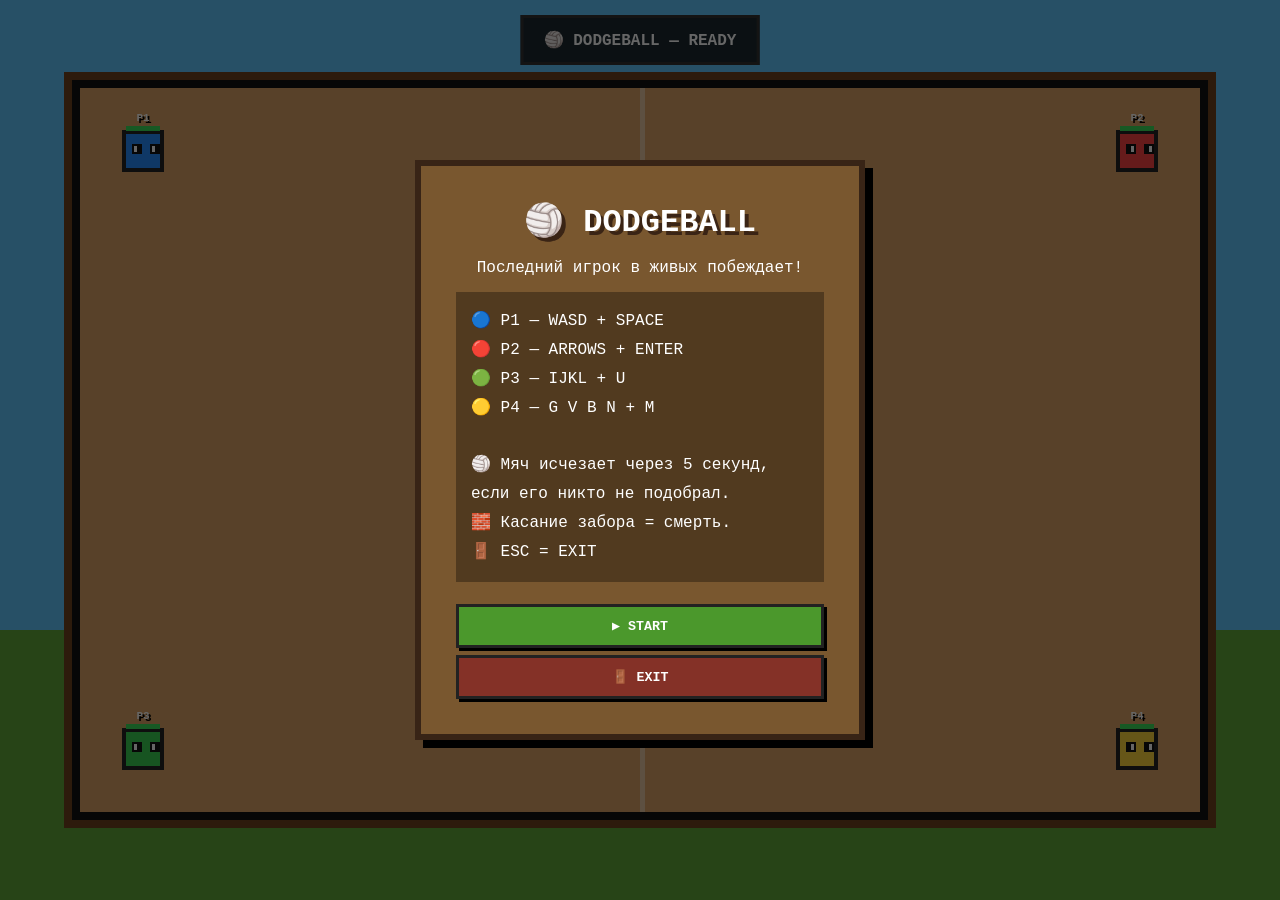
<file: dogeball.html>
<!doctype html>
<html lang="ru">
<head>
<meta charset="UTF-8">
<meta name="viewport" content="width=device-width,initial-scale=1">
<title>Dodgeball</title>

<style>
*{
    box-sizing:border-box;
    margin:0;
    padding:0;
}

html,body{
    width:100%;
    height:100%;
    overflow:hidden;
}

body{
    background:#111;
    font-family:"Courier New",monospace;
    user-select:none;
}

#game{
    position:relative;
    width:100vw;
    height:100vh;
    background:linear-gradient(#62c8ff 0 70%,#62aa39 70%);
}

#arena{
    position:absolute;
    left:5%;
    top:8%;
    width:90%;
    height:84%;
    overflow:hidden;
    background:#dca466;
    border:8px solid #70451f;
}

#arena:after{
    content:"";
    position:absolute;
    left:50%;
    top:0;
    width:5px;
    height:100%;
    background:#ffffff66;
    pointer-events:none;
}

#fence{
    position:absolute;
    inset:0;
    border:8px solid #111;
    z-index:8;
    pointer-events:none;
}

#hud{
    position:absolute;
    z-index:100;
    top:15px;
    left:50%;
    transform:translateX(-50%);
    padding:12px 20px;
    background:#111d;
    border:3px solid #333;
    color:white;
    font-weight:bold;
}

.player{
    position:absolute;
    width:42px;
    height:42px;
    border:4px solid #222;
    z-index:20;
}

#p1{background:#268cff}
#p2{background:#ff4545}
#p3{background:#39d353}
#p4{background:#ffd83d}

.name{
    position:absolute;
    top:-22px;
    left:50%;
    transform:translateX(-50%);
    color:#fff;
    font-size:11px;
    font-weight:bold;
    text-shadow:2px 2px #000;
}

.hp{
    position:absolute;
    left:0;
    top:-8px;
    width:100%;
    height:5px;
    background:#222;
}

.hpFill{
    width:100%;
    height:100%;
    background:#39e05b;
}

.eyes{
    position:absolute;
    left:6px;
    top:10px;
    width:28px;
    height:12px;
}

.eye{
    position:absolute;
    width:10px;
    height:10px;
    background:#fff;
    border:2px solid #111;
}

.eye:first-child{left:0}
.eye:last-child{right:0}

.eyes.up .eye{
    box-shadow:inset 0 3px #111;
}

.eyes.down .eye{
    box-shadow:inset 0 -3px #111;
}

.eyes.left .eye{
    box-shadow:inset 3px 0 #111;
}

.eyes.right .eye{
    box-shadow:inset -3px 0 #111;
}

/* МЯЧ */

.ball{
    position:absolute;
    width:20px;
    height:20px;
    border-radius:50%;
    background:#fff;
    border:4px solid #222;
    z-index:30;
}

/* ТАЙМЕР МЯЧА */

.ballTimer{
    position:absolute;
    width:20px;
    height:3px;
    background:#222;
    top:-7px;
    left:0;
}

.ballTimerFill{
    width:100%;
    height:100%;
    background:#39e05b;
}

/* ЭКРАНЫ */

.screen{
    position:absolute;
    inset:0;
    z-index:500;
    display:flex;
    align-items:center;
    justify-content:center;
    background:#0009;
}

.hidden{
    display:none!important;
}

.panel{
    width:min(450px,90%);
    padding:35px;
    text-align:center;
    color:#fff;
    background:#79572f;
    border:6px solid #382416;
    box-shadow:8px 8px #000;
}

.panel h1{
    margin-bottom:18px;
    font-size:32px;
    text-shadow:4px 4px #3a2415;
}

.controls{
    text-align:left;
    margin:15px 0;
    padding:15px;
    background:#0005;
    line-height:1.8;
}

button{
    width:100%;
    padding:11px;
    margin-top:7px;
    border:3px solid #222;
    background:#4b982c;
    color:#fff;
    font-family:inherit;
    font-weight:bold;
    cursor:pointer;
    box-shadow:3px 3px #000;
}

button:hover{
    filter:brightness(1.15);
}

.exit{
    background:#843127;
}

/* ADMIN */

#adminPanel{
    position:fixed;
    inset:0;
    z-index:9999;
    display:flex;
    justify-content:flex-end;
    align-items:flex-start;
    padding:55px 20px;
    background:#0005;
}

.adminBox{
    width:360px;
    max-height:90vh;
    overflow:auto;
    background:#20242b;
    color:#fff;
    border:4px solid #111;
    box-shadow:8px 8px #000;
}

.adminHeader{
    display:flex;
    justify-content:space-between;
    align-items:center;
    padding:14px;
    background:#5865f2;
    font-weight:bold;
}

.adminClose{
    width:auto;
    margin:0;
    padding:3px 9px;
    background:#d33;
    box-shadow:none;
}

.adminSection{
    padding:14px;
    border-top:3px solid #111;
}

.adminSection h3{
    color:#7ee7ff;
    margin-bottom:10px;
}

.adminRow{
    display:flex;
    justify-content:space-between;
    align-items:center;
    gap:8px;
    margin:6px 0;
    padding:8px;
    background:#30353d;
}

.adminRow button{
    width:62px;
    margin:0;
    padding:5px;
    background:#555;
    box-shadow:2px 2px #000;
}

.adminRow button.on{
    background:#35b853;
}

.adminAction{
    background:#3b414b;
}

</style>
</head>

<body>

<div id="game">

    <div id="hud">
        🏐 DODGEBALL —
        <span id="status">READY</span>
    </div>

    <div id="arena">

        <div id="fence"></div>

        <!-- PLAYER 1 -->

        <div id="p1" class="player">

            <div class="name">P1</div>

            <div class="eyes right">
                <div class="eye"></div>
                <div class="eye"></div>
            </div>

            <div class="hp">
                <div class="hpFill"></div>
            </div>

        </div>


        <!-- PLAYER 2 -->

        <div id="p2" class="player">

            <div class="name">P2</div>

            <div class="eyes left">
                <div class="eye"></div>
                <div class="eye"></div>
            </div>

            <div class="hp">
                <div class="hpFill"></div>
            </div>

        </div>


        <!-- PLAYER 3 -->

        <div id="p3" class="player">

            <div class="name">P3</div>

            <div class="eyes right">
                <div class="eye"></div>
                <div class="eye"></div>
            </div>

            <div class="hp">
                <div class="hpFill"></div>
            </div>

        </div>


        <!-- PLAYER 4 -->

        <div id="p4" class="player">

            <div class="name">P4</div>

            <div class="eyes left">
                <div class="eye"></div>
                <div class="eye"></div>
            </div>

            <div class="hp">
                <div class="hpFill"></div>
            </div>

        </div>

    </div>


    <!-- START -->

    <div id="startScreen" class="screen">

        <div class="panel">

            <h1>🏐 DODGEBALL</h1>

            <p>
                Последний игрок в живых побеждает!
            </p>

            <div class="controls">

                🔵 P1 — WASD + SPACE<br>
                🔴 P2 — ARROWS + ENTER<br>
                🟢 P3 — IJKL + U<br>
                🟡 P4 — G V B N + M

                <br><br>

                🏐 Мяч исчезает через 5 секунд,
                если его никто не подобрал.

                <br>

                🧱 Касание забора = смерть.

                <br>

                🚪 ESC = EXIT

            </div>

            <button onclick="startGame()">
                ▶ START
            </button>

            <button class="exit" onclick="exitGame()">
                🚪 EXIT
            </button>

        </div>

    </div>


    <!-- GAME OVER -->

    <div id="gameOver" class="screen hidden">

        <div class="panel">

            <h1 id="winnerText">
                🏆 WINNER
            </h1>

            <button onclick="restartGame()">
                🔄 RESTART
            </button>

            <button class="exit" onclick="exitGame()">
                🚪 EXIT
            </button>

        </div>

    </div>


    <!-- ADMIN -->

    <div id="adminPanel" class="hidden">

        <div class="adminBox">

            <div class="adminHeader">

                <span>🛡️ ADMIN PANEL</span>

                <button
                    class="adminClose"
                    onclick="closeAdmin()"
                >
                    ✕
                </button>

            </div>


            <div class="adminSection">

                <h3>PLAYER POWERS</h3>

                <div id="powerRows"></div>

            </div>


            <div class="adminSection">

                <h3>🏐 BALLS</h3>

                <div class="adminRow">

                    <span>♾️ Infinite Balls</span>

                    <button
                        id="infiniteBalls"
                        class="on"
                        onclick="toggleInfiniteBalls()"
                    >
                        ON
                    </button>

                </div>

                <button
                    class="adminAction"
                    onclick="spawnBalls(5)"
                >
                    🏐 SPAWN 5 BALLS
                </button>

                <button
                    class="adminAction"
                    onclick="clearBalls()"
                >
                    🗑️ CLEAR BALLS
                </button>

            </div>


            <div class="adminSection">

                <h3>🎮 GAME</h3>

                <button
                    class="adminAction"
                    onclick="healAll()"
                >
                    ❤️ HEAL ALL
                </button>

                <button
                    class="adminAction"
                    onclick="restartGame()"
                >
                    🔄 RESTART ROUND
                </button>

            </div>

        </div>

    </div>

</div>


<script src="gamehub-bridge.js"></script>
<script>

/* =====================================================
   SETTINGS
===================================================== */

const MAX_HP = 3;

const NORMAL_SPEED = 230;

const BALL_SPEED = 550;

const BALL_LIFETIME = 5;


/* =====================================================
   STATE
===================================================== */

let running = false;

let keys = {};

let balls = [];

let lastTime = 0;

let infiniteBalls = true;

let respawnTimer = 0;

let wave = 1;


/* =====================================================
   POWER
===================================================== */

const power = {

    aimbot: [false,false,false,false],

    automans: [false,false,false,false],

    freeze: [false,false,false,false],

    god: [false,false,false,false],

    speed: [false,false,false,false]

};


/* =====================================================
   PLAYERS
===================================================== */

const players = [

    {
        id:1,
        element:document.getElementById("p1"),
        x:50,
        y:50,
        hp:3,
        balls:0,
        direction:{x:1,y:0},

        keys:{
            up:"w",
            down:"s",
            left:"a",
            right:"d",
            shoot:" "
        }
    },

    {
        id:2,
        element:document.getElementById("p2"),
        x:400,
        y:50,
        hp:3,
        balls:0,
        direction:{x:-1,y:0},

        keys:{
            up:"ArrowUp",
            down:"ArrowDown",
            left:"ArrowLeft",
            right:"ArrowRight",
            shoot:"Enter"
        }
    },

    {
        id:3,
        element:document.getElementById("p3"),
        x:50,
        y:350,
        hp:3,
        balls:0,
        direction:{x:1,y:0},

        keys:{
            up:"i",
            down:"k",
            left:"j",
            right:"l",
            shoot:"u"
        }
    },

    {
        id:4,
        element:document.getElementById("p4"),
        x:400,
        y:350,
        hp:3,
        balls:0,
        direction:{x:-1,y:0},

        keys:{
            up:"g",
            down:"b",
            left:"v",
            right:"n",
            shoot:"m"
        }
    }

];


/* =====================================================
   ADMIN
===================================================== */

function buildAdmin(){

    const box =
        document.getElementById("powerRows");

    let html = "";

    for(
        const type of
        ["aimbot","automans","freeze","god","speed"]
    ){

        for(
            let i=0;
            i<4;
            i++
        ){

            const label = {

                aimbot:"🎯 AutoAim",

                automans:"🤖 Automans",

                freeze:"🧊 Freeze",

                god:"🛡️ God Mode",

                speed:"⚡ Speed"

            }[type];


            html += `

                <div class="adminRow">

                    <span>
                        ${label} P${i+1}
                    </span>

                    <button
                        id="${type}${i}"
                        onclick="togglePower('${type}',${i})"
                    >
                        OFF
                    </button>

                </div>

            `;

        }

    }

    box.innerHTML = html;

}

buildAdmin();


let secretClicks = 0;

let secretTimer;


document
.getElementById("p1")
.addEventListener(
    "click",
    () => {

        secretClicks++;

        clearTimeout(secretTimer);

        secretTimer =
            setTimeout(
                () => {
                    secretClicks = 0;
                },
                1500
            );


        if(secretClicks >= 5){

            secretClicks = 0;

            openAdmin();

        }

    }
);


function openAdmin(){

    document
    .getElementById("adminPanel")
    .classList
    .remove("hidden");

}


function closeAdmin(){

    document
    .getElementById("adminPanel")
    .classList
    .add("hidden");

}


/* =====================================================
   INPUT
===================================================== */

document.addEventListener(
    "keydown",
    e => {

        /* ESC ALWAYS WORKS */

        if(
            e.key === "Escape" ||
            e.code === "Escape" ||
            e.keyCode === 27
        ){

            e.preventDefault();

            e.stopImmediatePropagation();

            exitGame();

            return;

        }


        keys[e.key] = true;


        players.forEach(
            p => {

                if(
                    e.key === p.keys.shoot
                ){

                    shoot(p);

                }

            }
        );

    },
    true
);


document.addEventListener(
    "keyup",
    e => {

        keys[e.key] = false;

    }
);


/* =====================================================
   START
===================================================== */

function startGame(){

    clearBalls();

    running = true;

    wave = 1;

    respawnTimer = 0;

    resetPlayers();

    spawnBalls(6);

    document
    .getElementById("startScreen")
    .classList
    .add("hidden");


    document
    .getElementById("gameOver")
    .classList
    .add("hidden");


    document
    .getElementById("status")
    .textContent =
        "FIGHT!";


    lastTime =
        performance.now();


    requestAnimationFrame(loop);

}


function restartGame(){

    startGame();

}


/* =====================================================
   EXIT
===================================================== */

function exitGame(){

    running = false;

    keys = {};

    clearBalls();

    closeAdmin();


    document
    .getElementById("gameOver")
    .classList
    .add("hidden");


    document
    .getElementById("startScreen")
    .classList
    .remove("hidden");


    document
    .getElementById("status")
    .textContent =
        "READY";


    /*
       index.html лежит РЯДОМ
       с dodgeball.html.
    */

    window.location.href =
        "index.html";

}


/* =====================================================
   RESET PLAYERS
===================================================== */

function resetPlayers(){

    const arena =
        document.getElementById("arena");

    const w =
        arena.clientWidth;

    const h =
        arena.clientHeight;


    players[0].x = 50;
    players[0].y = 50;

    players[1].x = w - 92;
    players[1].y = 50;

    players[2].x = 50;
    players[2].y = h - 92;

    players[3].x = w - 92;
    players[3].y = h - 92;


    players.forEach(
        p => {

            p.hp = MAX_HP;

            p.balls = 0;

            p.element.style.display =
                "block";

            updateHP(p);

            updatePosition(p);

            updateEyes(p);

        }
    );

}


/* =====================================================
   POSITION
===================================================== */

function updatePosition(p){

    p.element.style.left =
        p.x + "px";

    p.element.style.top =
        p.y + "px";

}


/* =====================================================
   HP
===================================================== */

function updateHP(p){

    p.element
    .querySelector(".hpFill")
    .style.width =
        Math.max(
            0,
            p.hp / MAX_HP * 100
        ) + "%";

}


/* =====================================================
   EYES
===================================================== */

function updateEyes(p){

    const e =
        p.element
        .querySelector(".eyes");


    e.classList.remove(
        "up",
        "down",
        "left",
        "right"
    );


    if(
        Math.abs(p.direction.x) >=
        Math.abs(p.direction.y)
    ){

        e.classList.add(
            p.direction.x < 0
                ? "left"
                : "right"
        );

    }else{

        e.classList.add(
            p.direction.y < 0
                ? "up"
                : "down"
        );

    }

}


/* =====================================================
   PLAYER MOVEMENT
===================================================== */

function updatePlayers(dt){

    const arena =
        document.getElementById("arena");

    const w =
        arena.clientWidth;

    const h =
        arena.clientHeight;


    players.forEach(
        (p,i) => {

            if(
                p.hp <= 0 ||
                power.freeze[i] ||
                power.automans[i]
            ){

                return;

            }


            let dx = 0;

            let dy = 0;


            if(
                keys[p.keys.up]
            ){

                dy = -1;

                p.direction =
                    {x:0,y:-1};

            }


            if(
                keys[p.keys.down]
            ){

                dy = 1;

                p.direction =
                    {x:0,y:1};

            }


            if(
                keys[p.keys.left]
            ){

                dx = -1;

                p.direction =
                    {x:-1,y:0};

            }


            if(
                keys[p.keys.right]
            ){

                dx = 1;

                p.direction =
                    {x:1,y:0};

            }


            if(dx || dy){

                const length =
                    Math.hypot(dx,dy);

                dx /= length;

                dy /= length;

            }


            const speed =
                NORMAL_SPEED *
                (
                    power.speed[i]
                        ? 2
                        : 1
                );


            p.x +=
                dx *
                speed *
                dt;

            p.y +=
                dy *
                speed *
                dt;


            /*
               НЕ ЗАЖИМАЕМ игрока
               в забор.

               Если он касается
               границы — смерть.
            */

            if(
                p.x <= 8 ||
                p.y <= 8 ||
                p.x >= w - 50 ||
                p.y >= h - 50
            ){

                killPlayer(p);

                return;

            }


            /*
               Небольшая защита
               от выхода за карту.
            */

            p.x =
                Math.max(
                    0,
                    Math.min(
                        w - 42,
                        p.x
                    )
                );

            p.y =
                Math.max(
                    0,
                    Math.min(
                        h - 42,
                        p.y
                    )
                );


            updatePosition(p);

            updateEyes(p);

        }
    );

}


/* =====================================================
   KILL PLAYER
===================================================== */

function killPlayer(p){

    if(p.hp <= 0){
        return;
    }


    p.hp = 0;

    p.balls = 0;

    updateHP(p);

    p.element.style.display =
        "none";


    checkWinner();

}


/* =====================================================
   FIND ENEMY
===================================================== */

function closestEnemy(p){

    let target = null;

    let best = Infinity;


    players.forEach(
        other => {

            if(
                other === p ||
                other.hp <= 0
            ){

                return;

            }


            const d =
                Math.hypot(
                    other.x - p.x,
                    other.y - p.y
                );


            if(d < best){

                best = d;

                target = other;

            }

        }
    );


    return target;

}


/* =====================================================
   SHOOT
===================================================== */

function shoot(p){

    if(
        !running ||
        p.hp <= 0 ||
        p.balls <= 0
    ){

        return;

    }


    p.balls--;


    let dx =
        p.direction.x;

    let dy =
        p.direction.y;


    /*
       AUTO AIM
    */

    if(
        power.aimbot[p.id - 1]
    ){

        const target =
            closestEnemy(p);


        if(target){

            const tx =
                target.x - p.x;

            const ty =
                target.y - p.y;

            const distance =
                Math.hypot(tx,ty);


            if(distance){

                dx =
                    tx / distance;

                dy =
                    ty / distance;

            }

        }

    }


    const arena =
        document.getElementById("arena");


    const element =
        document.createElement("div");


    element.className =
        "ball";


    arena.appendChild(element);


    const x =
        p.x + 11;

    const y =
        p.y + 11;


    element.style.left =
        x + "px";

    element.style.top =
        y + "px";


    balls.push({

        x:x,

        y:y,

        dx:dx * BALL_SPEED,

        dy:dy * BALL_SPEED,

        owner:p,

        element:element,

        age:0

    });

}


/* =====================================================
   SPAWN BALLS
===================================================== */

function spawnBalls(amount){

    if(!running){
        return;
    }


    const arena =
        document.getElementById("arena");


    const w =
        arena.clientWidth;

    const h =
        arena.clientHeight;


    for(
        let i=0;
        i<amount;
        i++
    ){

        const element =
            document.createElement("div");


        element.className =
            "ball";


        const timer =
            document.createElement("div");


        timer.className =
            "ballTimer";


        const timerFill =
            document.createElement("div");


        timerFill.className =
            "ballTimerFill";


        timer.appendChild(
            timerFill
        );


        element.appendChild(
            timer
        );


        const x =
            70 +
            Math.random() *
            Math.max(
                1,
                w - 140
            );


        const y =
            70 +
            Math.random() *
            Math.max(
                1,
                h - 140
            );


        element.style.left =
            x + "px";

        element.style.top =
            y + "px";


        arena.appendChild(
            element
        );


        balls.push({

            x:x,

            y:y,

            dx:0,

            dy:0,

            owner:null,

            element:element,

            age:0

        });

    }

}


/* =====================================================
   UPDATE BALLS
===================================================== */

function updateBalls(dt){

    const arena =
        document.getElementById("arena");


    const w =
        arena.clientWidth;

    const h =
        arena.clientHeight;


    for(
        let i=balls.length-1;
        i>=0;
        i--
    ){

        const b =
            balls[i];


        b.age += dt;


        /*
           НЕПОДОБРАННЫЙ МЯЧ
           исчезает через 5 секунд.
        */

        if(
            b.owner === null &&
            b.age >= BALL_LIFETIME
        ){

            removeBall(i);

            continue;

        }


        /*
           ЛЕТЯЩИЙ МЯЧ
        */

        if(
            b.dx !== 0 ||
            b.dy !== 0
        ){

            b.x +=
                b.dx *
                dt;

            b.y +=
                b.dy *
                dt;


            /*
               Отскок от внутренних
               стенок арены.
            */

            if(
                b.x <= 8 ||
                b.x >= w - 28
            ){

                b.dx *= -1;

            }


            if(
                b.y <= 8 ||
                b.y >= h - 28
            ){

                b.dy *= -1;

            }


            b.x =
                Math.max(
                    8,
                    Math.min(
                        w - 28,
                        b.x
                    )
                );

            b.y =
                Math.max(
                    8,
                    Math.min(
                        h - 28,
                        b.y
                    )
                );


            b.element.style.left =
                b.x + "px";

            b.element.style.top =
                b.y + "px";


            /*
               Проверяем попадание.
            */

            for(
                const p of players
            ){

                if(
                    p === b.owner ||
                    p.hp <= 0
                ){

                    continue;

                }


                const distance =
                    Math.hypot(
                        b.x -
                        (p.x + 21),

                        b.y -
                        (p.y + 21)
                    );


                if(
                    distance < 38
                ){

                    hitPlayer(p);

                    removeBall(i);

                    break;

                }

            }


            continue;

        }


        /*
           ЛЕЖАЩИЙ МЯЧ
           Проверяем подбор.
        */

        for(
            const p of players
        ){

            if(
                p.hp <= 0 ||
                p.balls >= 1
            ){

                continue;

            }


            const distance =
                Math.hypot(
                    b.x -
                    (p.x + 21),

                    b.y -
                    (p.y + 21)
                );


            if(
                distance < 42
            ){

                /*
                   Игрок получил мяч.
                   ИМЕННО ЭТОТ мяч
                   удаляется.
                */

                p.balls = 1;

                removeBall(i);

                break;

            }

        }

    }

}


/* =====================================================
   REMOVE BALL
===================================================== */

function removeBall(index){

    if(
        index < 0 ||
        index >= balls.length
    ){

        return;

    }


    const ball =
        balls[index];


    if(
        ball.element
    ){

        ball.element.remove();

    }


    balls.splice(
        index,
        1
    );

}


/* =====================================================
   CLEAR ALL BALLS
===================================================== */

function clearBalls(){

    /*
       Удаляем ВСЕ реальные элементы
       мячей из DOM.
    */

    document
    .querySelectorAll("#arena .ball")
    .forEach(
        ball => ball.remove()
    );


    balls = [];


    players.forEach(
        p => p.balls = 0
    );

}


/* =====================================================
   HIT PLAYER
===================================================== */

function hitPlayer(p){

    if(
        power.god[p.id - 1]
    ){

        return;

    }


    p.hp--;


    updateHP(p);


    if(
        p.hp <= 0
    ){

        p.balls = 0;

        p.element.style.display =
            "none";

    }


    checkWinner();

}


/* =====================================================
   WINNER
===================================================== */

function checkWinner(){

    const alive =
        players.filter(
            p => p.hp > 0
        );


    if(
        alive.length === 1
    ){

        running = false;

        clearBalls();


        document
        .getElementById("winnerText")
        .textContent =
            "🏆 P" +
            alive[0].id +
            " WINS!";

        if(window.GameHub)
            GameHub.reportWin("dogeball", alive[0].id === 1);

        document
        .getElementById("gameOver")
        .classList
        .remove("hidden");

    }


    if(
        alive.length === 0
    ){

        running = false;

        clearBalls();


        document
        .getElementById("winnerText")
        .textContent =
            "💀 DRAW!";

        if(window.GameHub)
            GameHub.reportWin("dogeball", false);

        document
        .getElementById("gameOver")
        .classList
        .remove("hidden");

    }

}


/* =====================================================
   AUTOMANS
===================================================== */

function updateAutomans(dt){

    const arena =
        document.getElementById("arena");


    const w =
        arena.clientWidth;

    const h =
        arena.clientHeight;


    players.forEach(
        (p,i) => {

            if(
                !power.automans[i] ||
                p.hp <= 0 ||
                power.freeze[i]
            ){

                return;

            }


            let danger = null;

            let nearest =
                Infinity;


            balls.forEach(
                b => {

                    if(
                        b.owner === p ||
                        (
                            !b.dx &&
                            !b.dy
                        )
                    ){

                        return;

                    }


                    const d =
                        Math.hypot(
                            b.x -
                            (p.x + 21),

                            b.y -
                            (p.y + 21)
                        );


                    if(
                        d < nearest
                    ){

                        nearest = d;

                        danger = b;

                    }

                }
            );


            let mx;

            let my;


            if(
                danger &&
                nearest < 220
            ){

                mx =
                    -danger.dy;

                my =
                    danger.dx;


            }else{

                const angle =
                    performance.now() /
                    1000 +
                    p.id;

                mx =
                    Math.cos(angle);

                my =
                    Math.sin(angle);

            }


            const length =
                Math.hypot(
                    mx,
                    my
                ) || 1;


            mx /= length;

            my /= length;


            const speed =
                power.speed[i]
                    ? 120
                    : 60;


            p.x +=
                mx *
                speed *
                dt;

            p.y +=
                my *
                speed *
                dt;


            /*
               Автоматический игрок
               тоже умирает от забора.
            */

            if(
                p.x <= 8 ||
                p.y <= 8 ||
                p.x >= w - 50 ||
                p.y >= h - 50
            ){

                killPlayer(p);

                return;

            }


            p.direction =
                {
                    x:mx,
                    y:my
                };


            updatePosition(p);

            updateEyes(p);

        }
    );

}


/* =====================================================
   INFINITE BALLS
===================================================== */

function toggleInfiniteBalls(){

    infiniteBalls =
        !infiniteBalls;


    const button =
        document.getElementById(
            "infiniteBalls"
        );


    button.textContent =
        infiniteBalls
            ? "ON"
            : "OFF";


    button.classList.toggle(
        "on",
        infiniteBalls
    );

}


/* =====================================================
   HEAL
===================================================== */

function healAll(){

    players.forEach(
        p => {

            p.hp =
                MAX_HP;

            p.element.style.display =
                "block";

            updateHP(p);

        }
    );

}


/* =====================================================
   POWERS
===================================================== */

function togglePower(
    type,
    i
){

    power[type][i] =
        !power[type][i];


    const button =
        document.getElementById(
            type + i
        );


    button.textContent =
        power[type][i]
            ? "ON"
            : "OFF";


    button.classList.toggle(
        "on",
        power[type][i]
    );

}


/* =====================================================
   GAME LOOP
===================================================== */

function loop(time){

    if(!running){

        return;

    }


    const dt =
        Math.min(
            (time - lastTime) /
            1000,
            0.03
        );


    lastTime =
        time;


    updatePlayers(dt);

    updateAutomans(dt);

    updateBalls(dt);


    if(!running){

        return;

    }


    /*
       Если мячей вообще нет —
       создаём новую пачку через 2 сек.

       Это НЕ удаляет оставшиеся мячи,
       если игрок подобрал один.
    */

    if(
        infiniteBalls &&
        balls.length === 0
    ){

        respawnTimer += dt;


        if(
            respawnTimer >= 2
        ){

            spawnBalls(6);

            respawnTimer = 0;

        }

    }else{

        respawnTimer = 0;

    }


    requestAnimationFrame(
        loop
    );

}


/* =====================================================
   INITIAL
===================================================== */

resetPlayers();

</script>

</body>
</html>
</file>
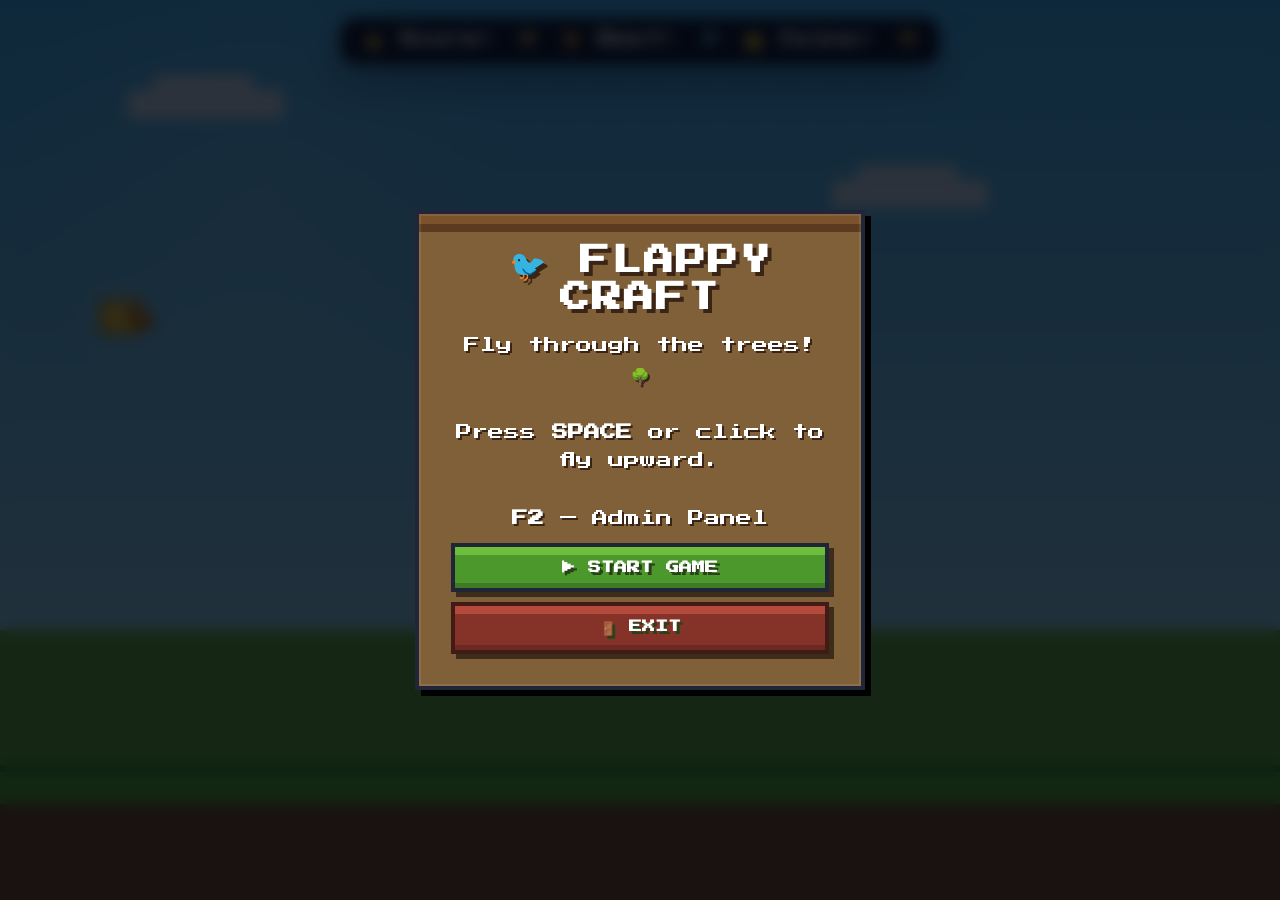
<file: flappy-bird.html>
<!DOCTYPE html>
<html lang="ru">
<head>
<link rel="preconnect" href="https://fonts.googleapis.com">
<link rel="preconnect" href="https://fonts.gstatic.com" crossorigin>
<link href="https://fonts.googleapis.com/css2?family=Press+Start+2P&display=swap" rel="stylesheet">

<meta charset="UTF-8">
<meta name="viewport" content="width=device-width, initial-scale=1.0">

<title>Flappy Craft</title>

<style>
*{
    margin:0;
    padding:0;
    box-sizing:border-box;
}

body{
    overflow:hidden;
    font-family:"Press Start 2P",monospace;
    background:#050711;
    color:white;
}

#game{
    position:relative;
    width:100vw;
    height:100vh;
    overflow:hidden;

    background:
        radial-gradient(circle at 20% 20%,#ffffff22,transparent 20%),
        linear-gradient(#42bfff,#9ce5ff 70%,#65b83d 70%);
}

#game::before{
    content:"";
    position:absolute;
    inset:0;

    background-image:
        linear-gradient(#ffffff09 1px,transparent 1px),
        linear-gradient(90deg,#ffffff09 1px,transparent 1px);

    background-size:45px 45px;
}

body.night #game{
    background:
        radial-gradient(circle at 20% 20%,#ffffff08,transparent 20%),
        linear-gradient(#10152d,#20284a 70%,#182d19 70%);
}

.cloud{
    position:absolute;
    width:100px;
    height:28px;
    background:white;
    opacity:.75;

    box-shadow:
        25px -15px 0 white,
        55px 0 0 white;

    animation:clouds 18s linear infinite;
}

.cloud1{
    top:90px;
    left:10%;
}

.cloud2{
    top:180px;
    left:65%;
    animation-delay:-8s;
}

@keyframes clouds{
    from{
        transform:translateX(-100px);
    }

    to{
        transform:translateX(120vw);
    }
}

/* HUD */

#hud{
    position:absolute;
    z-index:50;

    top:18px;
    left:50%;

    transform:translateX(-50%);

    display:flex;
    gap:25px;

    padding:12px 22px;

    border:1px solid #ffffff22;
    border-radius:15px;

    background:#080c1de8;

    backdrop-filter:blur(12px);

    box-shadow:0 15px 40px #0005;

    font-weight:900;
}

#score{
    color:#ffe45c;
}

#best{
    color:#5eeaff;
}

#coins{
    color:#ffd43b;
}

/* BIRD */

#bird{
    position:absolute;

    width:42px;
    height:34px;

    background:#ffd83d;

    border:3px solid #9b7419;

    box-shadow:
        inset -7px 0 #e4ac1f,
        0 0 18px #ffe45c88;

    z-index:20;

    transform-origin:center;
}

#bird::before{
    content:"";

    position:absolute;

    right:6px;
    top:5px;

    width:8px;
    height:8px;

    background:white;

    box-shadow:inset -3px -3px #222;
}

#bird::after{
    content:"";

    position:absolute;

    right:-14px;
    top:11px;

    width:14px;
    height:9px;

    background:#ff8b17;

    border:2px solid #9b4b00;
}

/* TREES */

.tree{
    position:absolute;
    width:80px;
    z-index:10;
}

.treePart{
    position:absolute;

    width:80px;

    background:
        linear-gradient(
            90deg,
            #286b28,
            #4da83c,
            #286b28
        );

    border:4px solid #1b4e20;
}

.trunk{
    left:27px;

    width:26px;

    background:
        linear-gradient(
            90deg,
            #5b3519,
            #8a5729,
            #5b3519
        );

    border:3px solid #432613;
}

/* COINS */

.coin{
    position:absolute;

    width:22px;
    height:22px;

    border-radius:50%;

    background:
        radial-gradient(
            circle,
            #fff4a0 0 20%,
            #ffd43b 21% 65%,
            #d08b00 66% 100%
        );

    border:3px solid #a96f00;

    box-shadow:
        0 0 15px #ffd43b;

    z-index:15;

    animation:coinSpin .6s linear infinite;
}

@keyframes coinSpin{
    50%{
        transform:scaleX(.35);
    }
}

/* GROUND */

#ground{
    position:absolute;

    bottom:0;
    left:0;

    width:100%;
    height:15%;

    z-index:30;

    background:
        linear-gradient(
            #58b936 0 25%,
            #79502b 25% 100%
        );

    border-top:7px solid #348a28;
}

/* SCREENS */

.screen{
    position:absolute;
    inset:0;

    z-index:100;

    display:flex;
    align-items:center;
    justify-content:center;

    background:#02030acc;

    backdrop-filter:blur(7px);
}

.hidden{
    display:none !important;
}

.panel{
    width:min(450px,90%);

    padding:32px;

    text-align:center;

    background:
        linear-gradient(
            #7b522c 0 10px,
            #5b3a20 10px 18px,
            #806039 18px 100%
        );

    border:4px solid #202638;

    border-radius:0;

    box-shadow:
        6px 6px 0 #000,
        inset 0 0 0 2px #ffffff18;

    image-rendering:pixelated;
}

.panel h1{
    font-size:30px;

    color:white;

    text-shadow:
        4px 4px 0 #3a2415;

    letter-spacing:2px;

    margin-bottom:18px;
}

.panel p{
    color:white;

    line-height:1.8;

    text-shadow:
        2px 2px 0 #3a2415;
}

/* BUTTONS */

button{
    width:100%;

    padding:14px;

    margin-top:10px;

    border-radius:0;

    border:4px solid #202638;

    background:
        linear-gradient(
            #6fbd3d 0 8px,
            #4d982d 8px 100%
        );

    color:white;

    font-family:"Press Start 2P",monospace;

    font-size:13px;

    font-weight:900;

    text-shadow:
        3px 3px 0 #294119;

    cursor:pointer;

    box-shadow:
        5px 5px 0 #0008,
        inset 0 -5px 0 #0003;
}

button:hover{
    transform:translate(-2px,-2px);

    box-shadow:
        7px 7px 0 #0008,
        inset 0 -5px 0 #0003;
}

.exit{
    background:
        linear-gradient(
            #b34a3c 0 8px,
            #853329 8px 100%
        );

    border-color:#421b16;
}

.exit:hover{
    background:
        linear-gradient(
            #d05b4a 0 8px,
            #9a392d 8px 100%
        );
}

/* ADMIN */

#adminPanel{
    position:absolute;

    inset:0;

    z-index:500;

    display:none;

    align-items:center;
    justify-content:center;

    background:#000c;

    backdrop-filter:blur(10px);
}

#adminPanel.open{
    display:flex;
}

.adminBox{
    width:min(650px,94%);

    max-height:90vh;

    overflow-y:auto;

    padding:25px;

    background:
        linear-gradient(
            145deg,
            #11182b,
            #080c18
        );

    border:3px solid #7d6cff;

    box-shadow:
        8px 8px 0 #000,
        0 0 45px #765cff55;
}

.adminTitle{
    display:flex;

    justify-content:space-between;
    align-items:center;

    margin-bottom:20px;

    color:#8c7cff;

    font-size:22px;
}

.adminInfo{
    color:#7f8ba9;

    font-size:10px;

    line-height:1.7;

    margin-bottom:20px;
}

.adminGrid{
    display:grid;

    grid-template-columns:
        repeat(2,1fr);

    gap:10px;
}

.adminSetting{
    padding:15px;

    border:1px solid #ffffff15;

    background:#ffffff06;
}

.adminSetting label{
    display:block;

    color:#dbe1f5;

    font-size:10px;

    margin-bottom:10px;
}

.adminSetting input[type="range"]{
    width:100%;
}

.adminSetting input[type="number"],
.adminSetting select{
    width:100%;

    padding:9px;

    background:#050812;

    border:1px solid #ffffff20;

    color:white;

    font-family:"Press Start 2P",monospace;

    font-size:10px;
}

.toggle{
    display:flex !important;

    align-items:center;

    gap:10px;
}

.toggle input{
    width:18px;
    height:18px;
}

.adminButtons{
    margin-top:18px;

    display:grid;

    grid-template-columns:
        repeat(2,1fr);

    gap:10px;
}

.adminClose{
    background:
        linear-gradient(
            #744cff,
            #4228b5
        );
}

.adminDanger{
    background:
        linear-gradient(
            #d05050,
            #8b2929
        );
}

/* ADMIN LOGIN */

#adminLogin{
    position:absolute;

    inset:0;

    z-index:600;

    display:none;

    align-items:center;
    justify-content:center;

    background:#000d;

    backdrop-filter:blur(12px);
}

#adminLogin.open{
    display:flex;
}

.loginBox{
    width:min(400px,90%);

    padding:28px;

    background:#0b1020;

    border:3px solid #7d6cff;

    box-shadow:
        7px 7px 0 #000;
}

.loginBox h2{
    color:#8c7cff;

    font-size:20px;

    margin-bottom:15px;
}

#adminPassword{
    width:100%;

    padding:14px;

    background:#050812;

    border:2px solid #ffffff20;

    color:white;

    outline:none;

    font-family:"Press Start 2P",monospace;

    font-size:11px;
}

#loginError{
    color:#ff667d;

    font-size:9px;

    margin-top:12px;

    min-height:15px;
}

@media(max-width:650px){

    .adminGrid{
        grid-template-columns:1fr;
    }

    .adminButtons{
        grid-template-columns:1fr;
    }

    #hud{
        gap:10px;

        padding:10px 13px;

        font-size:10px;
    }
}
</style>
</head>

<body>

<div id="game">

    <div class="cloud cloud1"></div>
    <div class="cloud cloud2"></div>

    <div id="hud">
        ⭐ Score: <span id="score">0</span>
        🏆 Best: <span id="best">0</span>
        🪙 Coins: <span id="coins">0</span>
    </div>

    <div id="bird"></div>

    <div id="ground"></div>

    <!-- START -->

    <div id="startScreen" class="screen">

        <div class="panel">

            <h1>🐦 FLAPPY CRAFT</h1>

            <p>
                Fly through the trees! 🌳
                <br><br>

                Press <b>SPACE</b> or click
                to fly upward.
                <br><br>

                <b>F2</b> — Admin Panel
            </p>

            <button onclick="startGame()">
                ▶ START GAME
            </button>

            <button
                class="exit"
                onclick="exitGame()"
            >
                🚪 EXIT
            </button>

        </div>

    </div>

    <!-- GAME OVER -->

    <div
        id="gameOver"
        class="screen hidden"
    >

        <div class="panel">

            <h1>💀 GAME OVER</h1>

            <p>
                Your score:
                <b id="finalScore">0</b>
                <br><br>

                Best score:
                <b id="finalBest">0</b>
                <br><br>

                Coins:
                <b id="finalCoins">0</b>
            </p>

            <button onclick="startGame()">
                🔄 RESTART
            </button>

            <button
                class="exit"
                onclick="exitGame()"
            >
                🚪 EXIT
            </button>

        </div>

    </div>

    <!-- ADMIN LOGIN -->

    <div id="adminLogin">

        <div class="loginBox">

            <h2>🔐 ADMIN ACCESS</h2>

            <input
                id="adminPassword"
                type="password"
                placeholder="Введи пароль"
                autocomplete="off"
            >

            <div id="loginError"></div>

            <button onclick="checkAdminPassword()">
                🔓 ВОЙТИ
            </button>

            <button
                class="exit"
                onclick="closeAdminLogin()"
            >
                ✖ ОТМЕНА
            </button>

        </div>

    </div>

    <!-- ADMIN PANEL -->

    <div id="adminPanel">

        <div class="adminBox">

            <div class="adminTitle">
                <span>🛠 ADMIN PANEL</span>
                <span>F2</span>
            </div>

            <div class="adminInfo">
                Игра заморожена пока открыта админка.
                <br>
                Можно менять настройки и закрыть панель через F2.
            </div>

            <div class="adminGrid">

                <div class="adminSetting">

                    <label class="toggle">
                        <input
                            id="infiniteFlight"
                            type="checkbox"
                        >
                        🦅 БЕСКОНЕЧНЫЙ ПОЛЁТ
                    </label>

                </div>

                <div class="adminSetting">

                    <label class="toggle">
                        <input
                            id="slowMode"
                            type="checkbox"
                        >
                        🐢 ЗАМЕДЛЕНИЕ ИГРЫ
                    </label>

                </div>

                <div class="adminSetting">

                    <label class="toggle">
                        <input
                            id="superJump"
                            type="checkbox"
                        >
                        ⚡ СУПЕРПРЫЖОК
                    </label>

                </div>

                <div class="adminSetting">

                    <label class="toggle">
                        <input
                            id="hideTrees"
                            type="checkbox"
                        >
                        👻 СКРЫТЬ ДЕРЕВЬЯ
                    </label>

                </div>

                <div class="adminSetting">

                    <label class="toggle">
                        <input
                            id="nightMode"
                            type="checkbox"
                        >
                        🌙 НОЧНОЙ РЕЖИМ
                    </label>

                </div>

                <div class="adminSetting">

                    <label>
                        🎨 ТЕМА
                    </label>

                    <select id="themeSelect">

                        <option value="normal">
                            Обычная
                        </option>

                        <option value="night">
                            Ночная
                        </option>

                        <option value="gold">
                            Золотая
                        </option>

                    </select>

                </div>

                <div class="adminSetting">

                    <label>
                        🏃 СКОРОСТЬ ДЕРЕВЬЕВ:
                        <span id="speedValue">220</span>
                    </label>

                    <input
                        id="speedRange"
                        type="range"
                        min="50"
                        max="600"
                        value="220"
                    >

                </div>

                <div class="adminSetting">

                    <label>
                        📏 РАЗМЕР ПТИЦЫ:
                        <span id="sizeValue">100%</span>
                    </label>

                    <input
                        id="sizeRange"
                        type="range"
                        min="50"
                        max="200"
                        value="100"
                    >

                </div>

                <div class="adminSetting">

                    <label>
                        🌀 ВРАЩЕНИЕ:
                        <span id="rotationValue">0°</span>
                    </label>

                    <input
                        id="rotationRange"
                        type="range"
                        min="-180"
                        max="180"
                        value="0"
                    >

                </div>

                <div class="adminSetting">

                    <label>
                        🪙 ДОБАВИТЬ МОНЕТ
                    </label>

                    <input
                        id="coinAmount"
                        type="number"
                        min="0"
                        value="100"
                    >

                    <button
                        onclick="addAdminCoins()"
                    >
                        💰 ДОБАВИТЬ
                    </button>

                </div>

                <div class="adminSetting">

                    <label>
                        ⭐ УСТАНОВИТЬ SCORE
                    </label>

                    <input
                        id="scoreAmount"
                        type="number"
                        min="0"
                        value="100"
                    >

                    <button
                        onclick="setAdminScore()"
                    >
                        ⭐ ПРИМЕНИТЬ
                    </button>

                </div>

            </div>

            <div class="adminButtons">

                <button
                    class="adminClose"
                    onclick="closeAdminPanel()"
                >
                    💾 СОХРАНИТЬ
                </button>

                <button
                    class="adminDanger"
                    onclick="resetAdminSettings()"
                >
                    🔄 СБРОСИТЬ
                </button>

            </div>

        </div>

    </div>

</div>

<script src="gamehub-bridge.js"></script>
<script>
"use strict";

/* =========================
   ELEMENTS
========================= */

const game =
    document.getElementById("game");

const bird =
    document.getElementById("bird");

const scoreText =
    document.getElementById("score");

const bestText =
    document.getElementById("best");

const coinsText =
    document.getElementById("coins");

const startScreen =
    document.getElementById("startScreen");

const gameOver =
    document.getElementById("gameOver");

const finalScore =
    document.getElementById("finalScore");

const finalBest =
    document.getElementById("finalBest");

const finalCoins =
    document.getElementById("finalCoins");

const adminLogin =
    document.getElementById("adminLogin");

const adminPanel =
    document.getElementById("adminPanel");

const adminPassword =
    document.getElementById("adminPassword");

const loginError =
    document.getElementById("loginError");


/* =========================
   ADMIN PASSWORD
========================= */

const ADMIN_PASSWORD =
    "FLAPPYADMIN2026";


/* =========================
   GAME VARIABLES
========================= */

let playing = false;

let adminOpen = false;

let birdY = 300;

let velocity = 0;

let trees = [];

let coins = [];

let score = 0;

let totalCoins =
    Number(
        localStorage.getItem("flappyCoins")
    ) || 0;

let best =
    Number(
        localStorage.getItem("flappyBest")
    ) || 0;

let lastTime = 0;

let treeTimer = 0;


/* =========================
   ADMIN SETTINGS
========================= */

let settings = {

    infiniteFlight:false,

    slowMode:false,

    superJump:false,

    hideTrees:false,

    nightMode:false,

    theme:"normal",

    speed:220,

    size:100,

    rotation:0

};


/* =========================
   LOAD SETTINGS
========================= */

try{

    const saved =
        JSON.parse(
            localStorage.getItem(
                "flappyAdminSettings"
            )
        );

    if(saved){
        settings = {
            ...settings,
            ...saved
        };
    }

}catch(error){

    console.log(
        "Не удалось загрузить настройки."
    );

}


/* =========================
   PHYSICS
========================= */

const gravity = 900;

const normalJump = -330;

const superJumpPower = -650;

const gap = 190;


/* =========================
   START GAME
========================= */

function startGame(){

    clearTrees();

    clearCoins();

    playing = true;

    score = 0;

    birdY =
        innerHeight / 2;

    velocity = 0;

    treeTimer = 0;

    scoreText.textContent =
        "0";

    bestText.textContent =
        best;

    coinsText.textContent =
        totalCoins;

    startScreen.classList.add(
        "hidden"
    );

    gameOver.classList.add(
        "hidden"
    );

    lastTime =
        performance.now();

    requestAnimationFrame(
        gameLoop
    );

}


/* =========================
   JUMP
========================= */

function jumpBird(){

    if(!playing || adminOpen){
        return;
    }

    velocity =
        settings.superJump
            ? superJumpPower
            : normalJump;

}


/* =========================
   CONTROLS
========================= */

document.addEventListener(
    "keydown",
    function(e){

        if(
            e.code === "Space"
        ){

            e.preventDefault();

            jumpBird();

        }

    }
);

game.addEventListener(
    "mousedown",
    function(){

        jumpBird();

    }
);


/* =========================
   CREATE TREE
========================= */

function createTree(){

    if(settings.hideTrees){
        return;
    }

    const tree =
        document.createElement(
            "div"
        );

    tree.className =
        "tree";


    const top =
        100 +
        Math.random() *
        (innerHeight - 350);


    const topTree =
        document.createElement(
            "div"
        );

    topTree.className =
        "treePart";

    topTree.style.height =
        top + "px";

    topTree.style.top =
        "0";


    const topTrunk =
        document.createElement(
            "div"
        );

    topTrunk.className =
        "treePart trunk";

    topTrunk.style.height =
        Math.max(
            30,
            top - 60
        ) + "px";

    topTrunk.style.top =
        "55px";


    const bottomStart =
        top + gap;


    const bottomHeight =
        innerHeight -
        bottomStart -
        100;


    const bottomTree =
        document.createElement(
            "div"
        );

    bottomTree.className =
        "treePart";

    bottomTree.style.height =
        Math.max(
            0,
            bottomHeight
        ) + "px";

    bottomTree.style.top =
        bottomStart + "px";


    const bottomTrunk =
        document.createElement(
            "div"
        );

    bottomTrunk.className =
        "treePart trunk";

    bottomTrunk.style.height =
        Math.max(
            0,
            bottomHeight - 55
        ) + "px";

    bottomTrunk.style.top =
        bottomStart + "px";


    tree.appendChild(
        topTree
    );

    tree.appendChild(
        topTrunk
    );

    tree.appendChild(
        bottomTree
    );

    tree.appendChild(
        bottomTrunk
    );


    game.appendChild(
        tree
    );


    trees.push({

        x:innerWidth,

        top,

        bottom:bottomStart,

        scored:false,

        element:tree

    });

}


/* =========================
   CREATE COIN
========================= */

function createCoin(){

    if(settings.hideTrees){
        return;
    }

    const coin =
        document.createElement(
            "div"
        );

    coin.className =
        "coin";


    const x =
        innerWidth + 30;

    const y =
        130 +
        Math.random() *
        (innerHeight - 300);


    coin.style.left =
        x + "px";

    coin.style.top =
        y + "px";


    game.appendChild(
        coin
    );


    coins.push({

        x,

        y,

        element:coin,

        collected:false

    });

}


/* =========================
   CLEAR TREES
========================= */

function clearTrees(){

    trees.forEach(
        tree => {

            tree.element.remove();

        }
    );

    trees = [];

}


/* =========================
   CLEAR COINS
========================= */

function clearCoins(){

    coins.forEach(
        coin => {

            coin.element.remove();

        }
    );

    coins = [];

}


/* =========================
   UPDATE TREES
========================= */

function updateTrees(dt){

    if(settings.hideTrees){
        clearTrees();
        return;
    }


    treeTimer -= dt;


    if(
        treeTimer <= 0
    ){

        createTree();

        treeTimer = 1.6;

    }


    for(
        let i = trees.length - 1;
        i >= 0;
        i--
    ){

        const tree =
            trees[i];


        tree.x -=
            settings.speed *
            dt;


        tree.element.style.left =
            tree.x + "px";


        if(
            !tree.scored &&
            tree.x + 80 < 100
        ){

            tree.scored = true;

            score++;

            scoreText.textContent =
                score;

        }


        if(
            tree.x < -100
        ){

            tree.element.remove();

            trees.splice(
                i,
                1
            );

        }

    }

}


/* =========================
   UPDATE COINS
========================= */

function updateCoins(dt){

    if(settings.hideTrees){

        clearCoins();

        return;

    }


    if(
        Math.random() < dt * 0.8
    ){

        createCoin();

    }


    for(
        let i = coins.length - 1;
        i >= 0;
        i--
    ){

        const coin =
            coins[i];


        coin.x -=
            settings.speed *
            dt;


        coin.element.style.left =
            coin.x + "px";


        const birdCenterX =
            121;

        const birdCenterY =
            birdY + 17;


        const distance =
            Math.hypot(
                birdCenterX -
                coin.x,

                birdCenterY -
                coin.y
            );


        if(
            distance < 35
        ){

            totalCoins++;

            localStorage.setItem(
                "flappyCoins",
                totalCoins
            );

            coinsText.textContent =
                totalCoins;

            coin.element.remove();

            coins.splice(
                i,
                1
            );

            continue;

        }


        if(
            coin.x < -50
        ){

            coin.element.remove();

            coins.splice(
                i,
                1
            );

        }

    }

}


/* =========================
   COLLISION
========================= */

function hitTree(){

    if(settings.infiniteFlight){
        return false;
    }


    const birdLeft =
        100;

    const birdRight =
        142;

    const birdTop =
        birdY;

    const birdBottom =
        birdY + 34;


    if(
        birdBottom >=
        innerHeight * 0.85
    ){

        return true;

    }


    if(
        birdTop <= 0
    ){

        return true;

    }


    for(
        const tree of trees
    ){

        const treeLeft =
            tree.x;

        const treeRight =
            tree.x + 80;


        if(
            birdRight > treeLeft &&
            birdLeft < treeRight
        ){

            if(
                birdTop < tree.top ||
                birdBottom > tree.bottom
            ){

                return true;

            }

        }

    }


    return false;

}


/* =========================
   GAME OVER
========================= */

function endGame(){

    playing = false;

    clearTrees();

    clearCoins();


    if(
        score > best
    ){

        best = score;

        localStorage.setItem(
            "flappyBest",
            best
        );

    }


    finalScore.textContent =
        score;

    finalBest.textContent =
        best;

    finalCoins.textContent =
        totalCoins;

    if(window.GameHub)
        GameHub.reportScore("flappy-bird", score);

    gameOver.classList.remove(
        "hidden"
    );

}


/* =========================
   GAME LOOP
========================= */

function gameLoop(time){

    if(
        !playing ||
        adminOpen
    ){

        return;

    }


    let dt =
        (time - lastTime) /
        1000;


    lastTime =
        time;


    dt =
        Math.min(
            dt,
            0.03
        );


    if(
        settings.slowMode
    ){

        dt *= 0.35;

    }


    if(
        !settings.infiniteFlight
    ){

        velocity +=
            gravity * dt;

        birdY +=
            velocity * dt;

    }else{

        birdY +=
            velocity * dt;

    }


    if(
        settings.infiniteFlight
    ){

        if(
            birdY > innerHeight - 150
        ){

            birdY =
                120;

        }

        if(
            birdY < 30
        ){

            birdY =
                innerHeight - 180;

        }

    }


    applyBirdStyle();

    updateTrees(dt);

    updateCoins(dt);


    if(
        hitTree()
    ){

        endGame();

        return;

    }


    requestAnimationFrame(
        gameLoop
    );

}


/* =========================
   BIRD STYLE
========================= */

function applyBirdStyle(){

    let rotation =
        settings.rotation;


    if(
        settings.rotation === 0
    ){

        rotation =
            velocity / 10;

        rotation =
            Math.max(
                -25,
                Math.min(
                    80,
                    rotation
                )
            );

    }


    bird.style.left =
        "100px";

    bird.style.top =
        birdY + "px";

    bird.style.transform =
        `rotate(${rotation}deg) scale(${settings.size / 100})`;

}


/* =========================
   EXIT
========================= */

function exitGame(){

    playing = false;

    clearTrees();

    clearCoins();

    window.location.href =
        "../index.html";

}


/* =========================
   ADMIN
========================= */

function openAdmin(){

    if(
        adminOpen
    ){

        closeAdminPanel();

        return;

    }


    adminOpen = true;


    /*
       Если игра шла —
       останавливаем loop.
    */

    adminLogin.classList.add(
        "open"
    );

    adminPassword.value =
        "";

    loginError.textContent =
        "";

    adminPassword.focus();

}


/* =========================
   CHECK PASSWORD
========================= */

function checkAdminPassword(){

    if(
        adminPassword.value ===
        ADMIN_PASSWORD
    ){

        adminLogin.classList.remove(
            "open"
        );

        adminPanel.classList.add(
            "open"
        );

        loadSettingsIntoPanel();

    }else{

        loginError.textContent =
            "❌ Неверный пароль";

        adminPassword.value =
            "";

        adminPassword.focus();

    }

}


/* =========================
   CLOSE LOGIN
========================= */

function closeAdminLogin(){

    adminLogin.classList.remove(
        "open"
    );

    adminOpen = false;

}


/* =========================
   CLOSE ADMIN
========================= */

function closeAdminPanel(){

    saveSettings();

    adminPanel.classList.remove(
        "open"
    );

    adminOpen = false;


    if(
        playing
    ){

        lastTime =
            performance.now();

        requestAnimationFrame(
            gameLoop
        );

    }

}


/* =========================
   LOAD PANEL
========================= */

function loadSettingsIntoPanel(){

    document.getElementById(
        "infiniteFlight"
    ).checked =
        settings.infiniteFlight;

    document.getElementById(
        "slowMode"
    ).checked =
        settings.slowMode;

    document.getElementById(
        "superJump"
    ).checked =
        settings.superJump;

    document.getElementById(
        "hideTrees"
    ).checked =
        settings.hideTrees;

    document.getElementById(
        "nightMode"
    ).checked =
        settings.nightMode;

    document.getElementById(
        "themeSelect"
    ).value =
        settings.theme;

    document.getElementById(
        "speedRange"
    ).value =
        settings.speed;

    document.getElementById(
        "sizeRange"
    ).value =
        settings.size;

    document.getElementById(
        "rotationRange"
    ).value =
        settings.rotation;


    updatePanelValues();

}


/* =========================
   SAVE SETTINGS
========================= */

function saveSettings(){

    settings.infiniteFlight =
        document.getElementById(
            "infiniteFlight"
        ).checked;

    settings.slowMode =
        document.getElementById(
            "slowMode"
        ).checked;

    settings.superJump =
        document.getElementById(
            "superJump"
        ).checked;

    settings.hideTrees =
        document.getElementById(
            "hideTrees"
        ).checked;

    settings.nightMode =
        document.getElementById(
            "nightMode"
        ).checked;

    settings.theme =
        document.getElementById(
            "themeSelect"
        ).value;

    settings.speed =
        Number(
            document.getElementById(
                "speedRange"
            ).value
        );

    settings.size =
        Number(
            document.getElementById(
                "sizeRange"
            ).value
        );

    settings.rotation =
        Number(
            document.getElementById(
                "rotationRange"
            ).value
        );


    localStorage.setItem(
        "flappyAdminSettings",
        JSON.stringify(settings)
    );


    applySettings();

}


/* =========================
   APPLY SETTINGS
========================= */

function applySettings(){

    document.body.classList.toggle(
        "night",
        settings.nightMode ||
        settings.theme === "night"
    );


    if(
        settings.theme === "gold"
    ){

        document.body.style.setProperty(
            "--unused",
            "1"
        );

        document.getElementById(
            "game"
        ).style.filter =
            "sepia(.25) saturate(1.35)";

    }else{

        document.getElementById(
            "game"
        ).style.filter =
            "none";

    }


    if(
        settings.hideTrees
    ){

        clearTrees();

    }


    applyBirdStyle();

    updatePanelValues();

}


/* =========================
   PANEL VALUES
========================= */

function updatePanelValues(){

    document.getElementById(
        "speedValue"
    ).textContent =
        settings.speed;

    document.getElementById(
        "sizeValue"
    ).textContent =
        settings.size + "%";

    document.getElementById(
        "rotationValue"
    ).textContent =
        settings.rotation + "°";

}


/* =========================
   ADMIN COINS
========================= */

function addAdminCoins(){

    const amount =
        Number(
            document.getElementById(
                "coinAmount"
            ).value
        );


    if(
        !Number.isFinite(amount) ||
        amount < 0
    ){

        return;

    }


    totalCoins +=
        Math.floor(amount);


    localStorage.setItem(
        "flappyCoins",
        totalCoins
    );


    coinsText.textContent =
        totalCoins;

}


/* =========================
   ADMIN SCORE
========================= */

function setAdminScore(){

    const amount =
        Number(
            document.getElementById(
                "scoreAmount"
            ).value
        );


    if(
        !Number.isFinite(amount) ||
        amount < 0
    ){

        return;

    }


    score =
        Math.floor(amount);


    scoreText.textContent =
        score;

}


/* =========================
   RESET ADMIN
========================= */

function resetAdminSettings(){

    settings = {

        infiniteFlight:false,

        slowMode:false,

        superJump:false,

        hideTrees:false,

        nightMode:false,

        theme:"normal",

        speed:220,

        size:100,

        rotation:0

    };


    localStorage.removeItem(
        "flappyAdminSettings"
    );


    loadSettingsIntoPanel();

    applySettings();

}


/* =========================
   ADMIN F2
========================= */

document.addEventListener(
    "keydown",
    function(e){

        if(
            e.key === "F2" ||
            e.keyCode === 113
        ){

            e.preventDefault();

            e.stopPropagation();

            openAdmin();

        }


        if(
            e.key === "Escape" &&
            adminPanel.classList.contains(
                "open"
            )
        ){

            e.preventDefault();

            e.stopPropagation();

            closeAdminPanel();

        }

    },
    true
);


/* =========================
   PANEL LIVE CONTROLS
========================= */

document.getElementById(
    "speedRange"
).addEventListener(
    "input",
    function(){

        settings.speed =
            Number(this.value);

        updatePanelValues();

    }
);


document.getElementById(
    "sizeRange"
).addEventListener(
    "input",
    function(){

        settings.size =
            Number(this.value);

        updatePanelValues();

        applyBirdStyle();

    }
);


document.getElementById(
    "rotationRange"
).addEventListener(
    "input",
    function(){

        settings.rotation =
            Number(this.value);

        updatePanelValues();

        applyBirdStyle();

    }
);


document.getElementById(
    "themeSelect"
).addEventListener(
    "change",
    function(){

        settings.theme =
            this.value;

        applySettings();

    }
);


document.getElementById(
    "nightMode"
).addEventListener(
    "change",
    function(){

        settings.nightMode =
            this.checked;

        applySettings();

    }
);


document.getElementById(
    "hideTrees"
).addEventListener(
    "change",
    function(){

        settings.hideTrees =
            this.checked;

        applySettings();

    }
);


/* =========================
   INITIAL
========================= */

bestText.textContent =
    best;

coinsText.textContent =
    totalCoins;

applySettings();

</script>

</body>
</html>
</file>
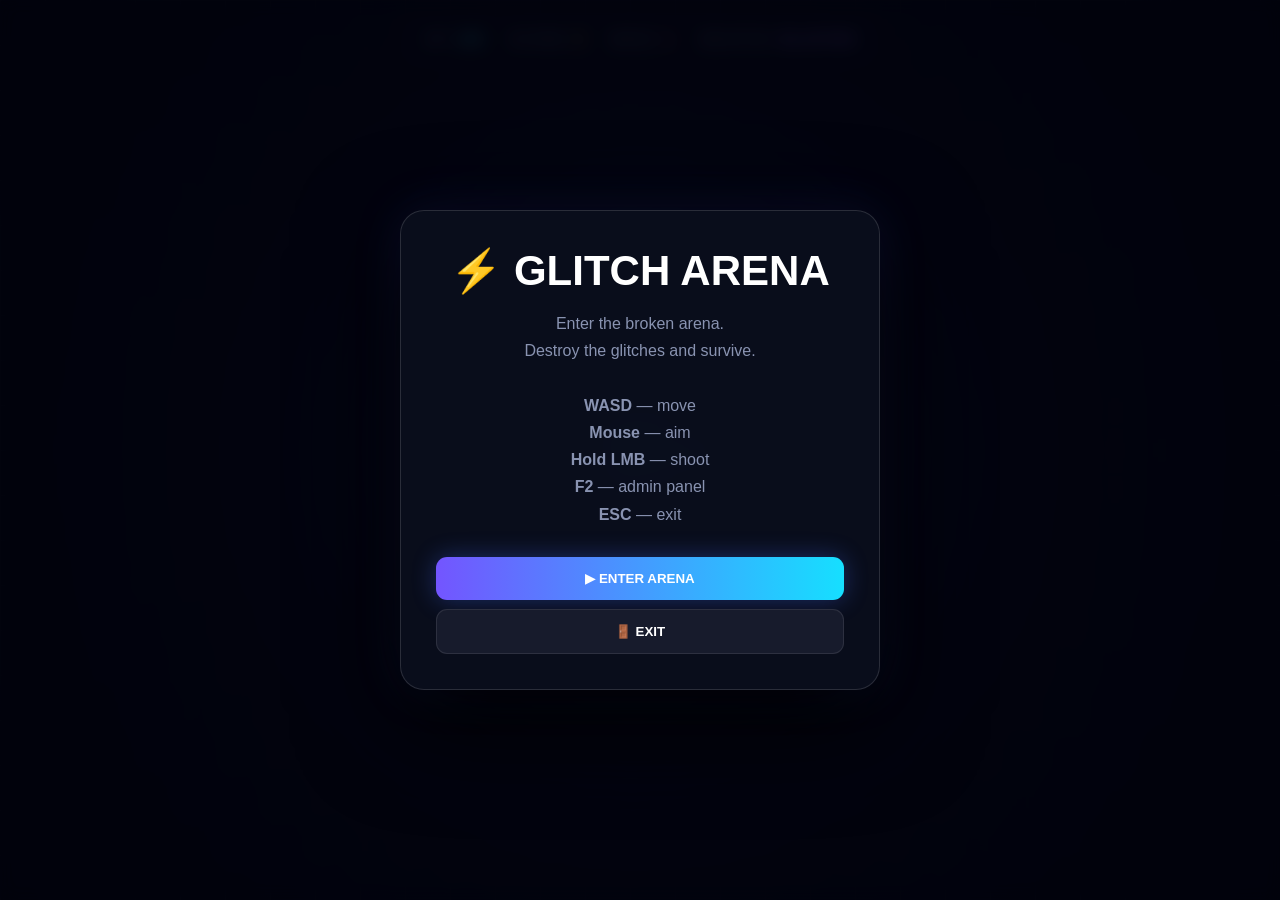
<file: glitch-arena.html>
<!DOCTYPE html>
<html lang="en">
<head>
<meta charset="UTF-8">
<meta name="viewport" content="width=device-width, initial-scale=1">
<title>Glitch Arena</title>

<style>
*{
    box-sizing:border-box;
    margin:0;
    padding:0;
}

html,body{
    width:100%;
    height:100%;
    overflow:hidden;
}

body{
    background:#03040a;
    color:white;
    font-family:Arial,Helvetica,sans-serif;
}

#game{
    position:relative;
    width:100vw;
    height:100vh;
    overflow:hidden;
    background:
        radial-gradient(circle at 50% 50%,#18234b,#080914 55%,#020207);
}

#game::before{
    content:"";
    position:absolute;
    inset:0;
    pointer-events:none;
    background:
        linear-gradient(#ffffff08 1px,transparent 1px),
        linear-gradient(90deg,#ffffff08 1px,transparent 1px);
    background-size:45px 45px;
}

/* HUD */

#hud{
    position:absolute;
    z-index:100;
    top:18px;
    left:50%;
    transform:translateX(-50%);

    display:flex;
    gap:25px;
    padding:12px 22px;

    background:#080c18e8;
    border:1px solid #ffffff20;
    border-radius:14px;

    backdrop-filter:blur(12px);
    font-weight:900;
}

.stat{
    color:#69738f;
}

.stat span{
    color:white;
}

#hp{
    color:#49efff;
}

#score{
    color:#ffe45c;
}

#wave{
    color:#ff5f9a;
}

#weaponText{
    color:#9d7cff;
}

/* PLAYER */

#player{
    position:absolute;
    width:48px;
    height:48px;

    border:3px solid #8fffff;
    border-radius:8px;

    background:
        linear-gradient(
            135deg,
            #fff,
            #2de7ff 35%,
            #514bff
        );

    box-shadow:
        0 0 15px #00eaff,
        0 0 40px #4169ff,
        0 0 80px #4169ff55;

    z-index:20;
}

#player::before{
    content:"";

    position:absolute;
    width:12px;
    height:12px;

    left:15px;
    top:15px;

    background:white;
    border-radius:50%;

    box-shadow:0 0 15px white;
}

/* GUN */

#gun{
    position:absolute;

    width:60px;
    height:12px;

    left:24px;
    top:24px;

    transform-origin:5px 50%;

    border:2px solid #cfffff;
    border-radius:8px;

    background:
        linear-gradient(
            90deg,
            #bfffff,
            #00dfff,
            #7657ff
        );

    box-shadow:
        0 0 10px #00eaff,
        0 0 25px #695cff;
}

/* BULLET */

.bullet{
    position:absolute;

    width:8px;
    height:8px;

    border-radius:50%;

    background:white;

    box-shadow:
        0 0 8px white,
        0 0 20px #00eaff,
        0 0 35px #00eaff;

    z-index:15;
}

/* ENEMY */

.enemy{
    position:absolute;

    width:40px;
    height:40px;

    border-radius:10px;

    background:
        linear-gradient(
            135deg,
            #ff6c9c,
            #ff174f,
            #76113d
        );

    border:2px solid #ff9dbb;

    box-shadow:
        0 0 15px #ff2266,
        0 0 35px #ff226655;

    z-index:12;
}

.enemy.fast{
    background:
        linear-gradient(
            135deg,
            #fff,
            #ffce35,
            #ff6a00
        );

    box-shadow:
        0 0 18px #ffb000,
        0 0 40px #ff650055;
}

.enemy.big{
    width:60px;
    height:60px;

    background:
        linear-gradient(
            135deg,
            #ff7dff,
            #8e28ff,
            #36106f
        );

    box-shadow:
        0 0 25px #b43cff,
        0 0 60px #8c35ff66;
}

.enemy::before,
.enemy::after{
    content:"";

    position:absolute;

    width:7px;
    height:7px;

    top:11px;

    border-radius:50%;

    background:white;

    box-shadow:0 0 8px white;
}

.enemy::before{
    left:8px;
}

.enemy::after{
    right:8px;
}

/* GLITCH LINES */

.glitchLine{
    position:absolute;

    height:2px;

    background:#00f6ff;

    box-shadow:
        0 0 12px #00f6ff,
        0 0 25px #00f6ff;

    pointer-events:none;

    z-index:80;
}

/* HIT */

.hit{
    position:absolute;

    width:10px;
    height:10px;

    border-radius:50%;

    background:white;

    pointer-events:none;

    animation:hit .3s forwards;

    z-index:50;
}

@keyframes hit{
    from{
        transform:scale(1);
        opacity:1;
    }

    to{
        transform:scale(7);
        opacity:0;
    }
}

/* PLAYER GLITCH */

.glitch{
    animation:glitch .16s;
}

@keyframes glitch{

    0%{
        transform:translate(0);
        filter:none;
    }

    25%{
        transform:translate(-8px,3px);
        filter:hue-rotate(90deg);
    }

    50%{
        transform:translate(8px,-3px);
        filter:hue-rotate(180deg);
    }

    75%{
        transform:translate(-4px,-4px);
        filter:hue-rotate(270deg);
    }

    100%{
        transform:translate(0);
        filter:none;
    }
}

/* LAG */

.lag{
    animation:lag .12s steps(2);
}

@keyframes lag{

    0%{
        transform:translate(0);
    }

    50%{
        transform:translate(6px,-4px);
    }

    100%{
        transform:translate(-5px,3px);
    }
}

/* OVERLAYS */

.overlay{
    position:absolute;
    inset:0;

    z-index:500;

    display:flex;

    align-items:center;
    justify-content:center;

    background:#02030ddd;

    backdrop-filter:blur(9px);
}

.hidden{
    display:none!important;
}

/* PANEL */

.panel{
    width:min(480px,90%);

    padding:35px;

    text-align:center;

    border:1px solid #ffffff22;
    border-radius:24px;

    background:#0a0e1df5;

    box-shadow:
        0 30px 100px #000,
        0 0 50px #4b5cff22;
}

.panel h1{
    font-size:42px;
    margin-bottom:15px;
}

.panel p{
    color:#8993b1;

    line-height:1.7;

    margin-bottom:20px;
}

/* BUTTONS */

button{
    width:100%;

    padding:14px;

    margin-top:9px;

    border:0;

    border-radius:11px;

    color:white;

    font-weight:900;

    cursor:pointer;

    background:
        linear-gradient(
            90deg,
            #7355ff,
            #16dfff
        );

    box-shadow:
        0 0 25px #426cff55;

    transition:.2s;
}

button:hover{
    transform:translateY(-3px);
}

.exit{
    background:#171b2c;

    border:1px solid #ffffff18;

    box-shadow:none;
}

/* EVENT */

#event{
    position:absolute;

    z-index:90;

    top:90px;
    left:50%;

    transform:translateX(-50%);

    padding:9px 18px;

    border:1px solid #00eaff55;

    border-radius:10px;

    background:#06121ae8;

    color:#65efff;

    font-weight:900;

    opacity:0;

    transition:.25s;
}

#event.show{
    opacity:1;
}

/* ADMIN */

#admin{
    position:absolute;

    z-index:700;

    top:20px;
    right:20px;

    width:280px;

    padding:18px;

    border:1px solid #ff4cff66;

    border-radius:18px;

    background:#080914f5;

    box-shadow:
        0 0 30px #a832ff44,
        0 20px 70px #000;

    backdrop-filter:blur(15px);

    display:none;
}

#admin h2{
    margin-bottom:12px;

    color:#d06cff;
}

.adminStatus{
    color:#77819d;

    font-size:12px;

    margin-bottom:10px;
}

.adminRow{
    display:flex;
    gap:7px;
}

.adminGreen{
    background:
        linear-gradient(
            90deg,
            #16c982,
            #00cfff
        );
}

.adminDanger{
    background:
        linear-gradient(
            90deg,
            #ff315d,
            #ff6a3d
        );
}

/* MOBILE */

@media(max-width:600px){

    #hud{
        gap:8px;

        padding:9px 10px;

        font-size:10px;
    }

    #admin{
        width:240px;

        right:10px;

        top:70px;
    }

    .panel h1{
        font-size:32px;
    }
}
</style>
</head>

<body>

<div id="game">

    <!-- HUD -->

    <div id="hud">

        <div class="stat">
            HP:
            <span id="hp">100</span>
        </div>

        <div class="stat">
            SCORE:
            <span id="score">0</span>
        </div>

        <div class="stat">
            WAVE:
            <span id="wave">1</span>
        </div>

        <div class="stat">
            WEAPON:
            <span id="weaponText">BLASTER</span>
        </div>

    </div>


    <!-- EVENT -->

    <div id="event"></div>


    <!-- PLAYER -->

    <div id="player">

        <div id="gun"></div>

    </div>


    <!-- START -->

    <div
        id="startScreen"
        class="overlay"
    >

        <div class="panel">

            <h1>
                ⚡ GLITCH ARENA
            </h1>

            <p>
                Enter the broken arena.<br>
                Destroy the glitches and survive.
                <br><br>

                <b>WASD</b> — move<br>
                <b>Mouse</b> — aim<br>
                <b>Hold LMB</b> — shoot<br>
                <b>F2</b> — admin panel<br>
                <b>ESC</b> — exit
            </p>

            <button id="startButton">
                ▶ ENTER ARENA
            </button>

            <button
                class="exit"
                id="exitStart"
            >
                🚪 EXIT
            </button>

        </div>

    </div>


    <!-- GAME OVER -->

    <div
        id="gameOver"
        class="overlay hidden"
    >

        <div class="panel">

            <h1>
                💀 SYSTEM FAILURE
            </h1>

            <p id="finalText"></p>

            <button id="restartButton">
                🔄 RESTART
            </button>

            <button
                class="exit"
                id="exitGame"
            >
                🚪 EXIT
            </button>

        </div>

    </div>


    <!-- ADMIN -->

    <div id="admin">

        <h2>
            🛠 ADMIN PANEL
        </h2>

        <div class="adminStatus">
            F2 — close panel
        </div>

        <button
            id="adminHeal"
            class="adminGreen"
        >
            ❤️ FULL HP
        </button>

        <button id="adminScore">
            💰 +1000 SCORE
        </button>

        <button id="adminWave">
            🌊 NEXT WAVE
        </button>

        <button id="adminSpawn">
            👾 SPAWN 5 ENEMIES
        </button>

        <button
            id="adminClear"
            class="adminDanger"
        >
            🧹 CLEAR ENEMIES
        </button>

        <button id="adminGlitch">
            ⚡ GLITCH EFFECT
        </button>

        <button id="adminTeleport">
            🌀 TELEPORT ENEMIES
        </button>

        <button id="adminLag">
            🐌 LAG GLITCH
        </button>

        <button id="adminShield">
            🛡️ TOGGLE SHIELD
        </button>

        <button id="adminWeapon">
            🔫 CHANGE WEAPON
        </button>

    </div>

</div>


<script src="gamehub-bridge.js"></script>
<script>
"use strict";


/* =====================================================
   ELEMENTS
===================================================== */

const game =
    document.getElementById("game");

const player =
    document.getElementById("player");

const gun =
    document.getElementById("gun");

const hpText =
    document.getElementById("hp");

const scoreText =
    document.getElementById("score");

const waveText =
    document.getElementById("wave");

const weaponText =
    document.getElementById("weaponText");

const startScreen =
    document.getElementById("startScreen");

const gameOver =
    document.getElementById("gameOver");

const finalText =
    document.getElementById("finalText");

const eventText =
    document.getElementById("event");

const admin =
    document.getElementById("admin");


/* =====================================================
   GAME STATE
===================================================== */

let running = false;

let keys = {};

let mouseX =
    innerWidth / 2;

let mouseY =
    innerHeight / 2;

let mouseDown = false;


let playerX =
    innerWidth / 2 - 24;

let playerY =
    innerHeight / 2 - 24;


let hp = 100;

let score = 0;

let wave = 1;


let enemies = [];

let bullets = [];


let lastTime = 0;

let shootTimer = 0;

let spawnTimer = 0;

let eventTimer = 0;

let waveSpawned = 0;


let currentEvent = null;

let shield = false;

let lagEnabled = false;

let glitchEnabled = true;

let teleportEnabled = true;


let weaponIndex = 0;


/* =====================================================
   WEAPONS
===================================================== */

const weapons = [

    {
        name:"BLASTER",
        delay:.12,
        speed:900,
        damage:10
    },

    {
        name:"RAPID",
        delay:.055,
        speed:1050,
        damage:7
    },

    {
        name:"HEAVY",
        delay:.28,
        speed:750,
        damage:30
    }

];


/* =====================================================
   INPUT
===================================================== */

document.addEventListener(
    "keydown",
    function(e){

        if(e.code === "Escape"){

            e.preventDefault();

            e.stopPropagation();

            exitToHub();

            return;
        }


        if(e.code === "F2"){

            e.preventDefault();

            toggleAdmin();

            return;
        }


        keys[e.code] = true;


        if(
            e.code === "KeyW" ||
            e.code === "KeyA" ||
            e.code === "KeyS" ||
            e.code === "KeyD"
        ){

            e.preventDefault();

        }

    },
    true
);


document.addEventListener(
    "keyup",
    function(e){

        keys[e.code] = false;

    }
);


game.addEventListener(
    "mousemove",
    function(e){

        mouseX = e.clientX;

        mouseY = e.clientY;

    }
);


game.addEventListener(
    "mousedown",
    function(e){

        if(e.button === 0){

            mouseDown = true;

        }

    }
);


document.addEventListener(
    "mouseup",
    function(e){

        if(e.button === 0){

            mouseDown = false;

        }

    }
);


/* =====================================================
   EXIT
===================================================== */

function exitToHub(){

    running = false;

    mouseDown = false;

    keys = {};

    clearObjects();


    /*
       Если Game Hub находится в другом месте,
       поменяй только эту строку.
    */

    window.location.href =
        "../index.html";

}


/* =====================================================
   START
===================================================== */

function startGame(){

    clearObjects();


    running = true;


    hp = 100;

    score = 0;

    wave = 1;


    waveSpawned = 0;


    spawnTimer = 0;

    shootTimer = 0;

    eventTimer = 0;


    currentEvent = null;

    shield = false;


    playerX =
        innerWidth / 2 - 24;

    playerY =
        innerHeight / 2 - 24;


    startScreen.classList.add(
        "hidden"
    );

    gameOver.classList.add(
        "hidden"
    );


    player.style.display =
        "block";


    updateHUD();


    lastTime =
        performance.now();


    requestAnimationFrame(
        loop
    );

}


/* =====================================================
   ADMIN
===================================================== */

function toggleAdmin(){

    if(
        admin.style.display ===
        "block"
    ){

        admin.style.display =
            "none";

    }
    else{

        admin.style.display =
            "block";

    }

}


function adminHeal(){

    hp = 100;

    updateHUD();

    showEvent(
        "❤️ HP RESTORED"
    );

}


function adminAddScore(){

    score += 1000;

    updateHUD();

    showEvent(
        "💰 +1000 SCORE"
    );

}


function adminNextWave(){

    clearEnemies();

    wave++;

    waveSpawned = 0;

    spawnTimer = 0;

    waveText.textContent =
        wave;

    showEvent(
        "🌊 WAVE " + wave
    );

}


function adminSpawn(){

    for(
        let i = 0;
        i < 5;
        i++
    ){

        spawnEnemy();

    }

}


function adminClear(){

    clearEnemies();

    showEvent(
        "🧹 ENEMIES CLEARED"
    );

}


function adminGlitch(){

    triggerPlayerGlitch();

    for(
        let i = 0;
        i < 8;
        i++
    ){

        createGlitchLine();

    }

}


function adminTeleport(){

    enemies.forEach(
        function(enemy){

            teleportEnemy(enemy);

        }
    );

}


function adminLag(){

    lagEnabled =
        !lagEnabled;

    showEvent(
        lagEnabled
        ? "🐌 LAG GLITCH ON"
        : "⚡ LAG GLITCH OFF"
    );

}


function adminShieldToggle(){

    shield =
        !shield;

    showEvent(
        shield
        ? "🛡️ SHIELD ON"
        : "🛡️ SHIELD OFF"
    );

}


function adminChangeWeapon(){

    weaponIndex++;


    if(
        weaponIndex >=
        weapons.length
    ){

        weaponIndex = 0;

    }


    updateHUD();


    showEvent(
        "🔫 " +
        weapons[weaponIndex].name
    );

}


/* =====================================================
   PLAYER MOVEMENT
===================================================== */

function updatePlayer(dt){

    let dx = 0;

    let dy = 0;


    if(keys.KeyW)
        dy--;

    if(keys.KeyS)
        dy++;

    if(keys.KeyA)
        dx--;

    if(keys.KeyD)
        dx++;


    if(dx || dy){

        const length =
            Math.hypot(
                dx,
                dy
            );

        dx /= length;

        dy /= length;

    }


    let speed = 320;


    if(
        currentEvent ===
        "SLOW"
    ){

        speed = 170;

    }


    if(lagEnabled){

        speed = 250;

    }


    playerX +=
        dx *
        speed *
        dt;


    playerY +=
        dy *
        speed *
        dt;


    playerX =
        Math.max(
            5,
            Math.min(
                innerWidth - 53,
                playerX
            )
        );


    playerY =
        Math.max(
            65,
            Math.min(
                innerHeight - 53,
                playerY
            )
        );


    player.style.left =
        playerX + "px";


    player.style.top =
        playerY + "px";

}


/* =====================================================
   GUN
===================================================== */

function updateGun(){

    const cx =
        playerX + 24;

    const cy =
        playerY + 24;


    const angle =
        Math.atan2(
            mouseY - cy,
            mouseX - cx
        );


    gun.style.transform =
        `translateY(-50%) rotate(${angle}rad)`;

}


/* =====================================================
   SHOOT
===================================================== */

function shoot(dt){

    shootTimer -= dt;


    if(!mouseDown)
        return;


    if(shootTimer > 0)
        return;


    const weapon =
        weapons[weaponIndex];


    shootTimer =
        weapon.delay;


    const cx =
        playerX + 24;

    const cy =
        playerY + 24;


    const angle =
        Math.atan2(
            mouseY - cy,
            mouseX - cx
        );


    const bullet = {

        x:
            cx +
            Math.cos(angle) *
            32,

        y:
            cy +
            Math.sin(angle) *
            32,

        vx:
            Math.cos(angle) *
            weapon.speed,

        vy:
            Math.sin(angle) *
            weapon.speed,

        life:1.2,

        damage:
            weapon.damage,

        element:
            document.createElement(
                "div"
            )

    };


    bullet.element.className =
        "bullet";


    game.appendChild(
        bullet.element
    );


    bullets.push(
        bullet
    );

}


/* =====================================================
   BULLET MOVEMENT
===================================================== */

function updateBullets(dt){

    for(
        let i =
            bullets.length - 1;

        i >= 0;

        i--
    ){

        const bullet =
            bullets[i];


        bullet.x +=
            bullet.vx *
            dt;


        bullet.y +=
            bullet.vy *
            dt;


        bullet.life -= dt;


        bullet.element.style.left =
            bullet.x + "px";


        bullet.element.style.top =
            bullet.y + "px";


        if(
            bullet.life <= 0 ||

            bullet.x < -50 ||

            bullet.x >
                innerWidth + 50 ||

            bullet.y < -50 ||

            bullet.y >
                innerHeight + 50
        ){

            bullet.element.remove();

            bullets.splice(
                i,
                1
            );

        }

    }

}


/* =====================================================
   SPAWN ENEMY
===================================================== */

function spawnEnemy(){

    if(!running)
        return;


    const element =
        document.createElement(
            "div"
        );


    element.className =
        "enemy";


    const random =
        Math.random();


    let size = 40;

    let speed =
        65 +
        wave * 7;


    if(random < .15){

        element.classList.add(
            "big"
        );

        size = 60;

        speed =
            35 +
            wave * 4;

    }

    else if(random < .35){

        element.classList.add(
            "fast"
        );

        speed =
            130 +
            wave * 10;

    }


    let x;

    let y;


    const side =
        Math.floor(
            Math.random() * 4
        );


    if(side === 0){

        x = -70;

        y =
            Math.random() *
            innerHeight;

    }

    else if(side === 1){

        x =
            innerWidth + 70;

        y =
            Math.random() *
            innerHeight;

    }

    else if(side === 2){

        x =
            Math.random() *
            innerWidth;

        y = -70;

    }

    else{

        x =
            Math.random() *
            innerWidth;

        y =
            innerHeight + 70;

    }


    element.style.left =
        x + "px";


    element.style.top =
        y + "px";


    game.appendChild(
        element
    );


    enemies.push({

        x:x,

        y:y,

        size:size,

        speed:speed,

        element:element

    });


    waveSpawned++;

}


/* =====================================================
   ENEMY MOVEMENT
===================================================== */

function updateEnemies(dt){

    for(
        let i =
            enemies.length - 1;

        i >= 0;

        i--
    ){

        const enemy =
            enemies[i];


        const targetX =
            playerX + 24;

        const targetY =
            playerY + 24;


        const enemyCenterX =
            enemy.x +
            enemy.size / 2;

        const enemyCenterY =
            enemy.y +
            enemy.size / 2;


        let dx =
            targetX -
            enemyCenterX;

        let dy =
            targetY -
            enemyCenterY;


        const distance =
            Math.hypot(
                dx,
                dy
            );


        if(distance > 0){

            dx /= distance;

            dy /= distance;


            let speed =
                enemy.speed;


            if(
                currentEvent ===
                "SLOW"
            ){

                speed *= .6;

            }


            if(
                currentEvent ===
                "CHAOS"
            ){

                dx +=
                    (Math.random()-.5)
                    * .5;

                dy +=
                    (Math.random()-.5)
                    * .5;


                const len =
                    Math.hypot(
                        dx,
                        dy
                    ) || 1;


                dx /= len;

                dy /= len;

            }


            enemy.x +=
                dx *
                speed *
                dt;


            enemy.y +=
                dy *
                speed *
                dt;

        }


        /*
           TELEPORT GLITCH
        */

        if(
            teleportEnabled &&
            Math.random() < .0025
        ){

            teleportEnemy(
                enemy
            );

        }


        enemy.element.style.left =
            enemy.x + "px";


        enemy.element.style.top =
            enemy.y + "px";


        /*
           ENEMY HITS PLAYER
        */

        if(
            distance <
            42 +
            enemy.size / 2
        ){

            damagePlayer(

                enemy.element
                    .classList
                    .contains("big")

                ? 30
                : 15

            );


            removeEnemy(i);

        }

    }

}


/* =====================================================
   TELEPORT
===================================================== */

function teleportEnemy(enemy){

    if(!enemy)
        return;


    enemy.x =
        Math.random() *
        Math.max(
            1,
            innerWidth
        );


    enemy.y =
        80 +
        Math.random() *
        Math.max(
            1,
            innerHeight - 100
        );


    enemy.element.style.left =
        enemy.x + "px";


    enemy.element.style.top =
        enemy.y + "px";


    triggerPlayerGlitch();

}


/* =====================================================
   COLLISIONS
===================================================== */

/*
   IMPORTANT FIX:

   We NEVER mutate the bullets array and then
   continue using the deleted bullet.

   We also save the enemy element before deleting it.

   This completely avoids the old first-kill crash.
*/

function checkCollisions(){

    for(
        let bulletIndex =
            bullets.length - 1;

        bulletIndex >= 0;

        bulletIndex--
    ){

        const bullet =
            bullets[bulletIndex];


        if(!bullet)
            continue;


        let bulletRemoved =
            false;


        for(
            let enemyIndex =
                enemies.length - 1;

            enemyIndex >= 0;

            enemyIndex--
        ){

            const enemy =
                enemies[enemyIndex];


            if(!enemy)
                continue;


            const centerX =
                enemy.x +
                enemy.size / 2;


            const centerY =
                enemy.y +
                enemy.size / 2;


            const dx =
                bullet.x -
                centerX;


            const dy =
                bullet.y -
                centerY;


            const distance =
                Math.hypot(
                    dx,
                    dy
                );


            if(
                distance <
                enemy.size / 2 + 7
            ){

                /*
                   Read class BEFORE removing enemy.
                */

                const isBig =
                    enemy.element
                    .classList
                    .contains("big");


                const isFast =
                    enemy.element
                    .classList
                    .contains("fast");


                /*
                   EFFECT
                */

                createHit(
                    centerX,
                    centerY
                );


                /*
                   REMOVE BULLET
                */

                if(
                    bullet.element
                ){

                    bullet.element.remove();

                }


                bullets.splice(
                    bulletIndex,
                    1
                );


                bulletRemoved =
                    true;


                /*
                   REMOVE ENEMY
                */

                removeEnemy(
                    enemyIndex
                );


                /*
                   SCORE
                */

                if(isBig){

                    score += 30;

                }
                else if(isFast){

                    score += 20;

                }
                else{

                    score += 10;

                }


                updateHUD();


                /*
                   ONE BULLET = ONE HIT.
                   Stop collision loop immediately.
                */

                break;

            }

        }


        if(
            bulletRemoved
        ){

            continue;

        }

    }

}


/* =====================================================
   REMOVE ENEMY
===================================================== */

function removeEnemy(index){

    if(
        index < 0 ||
        index >= enemies.length
    ){

        return;

    }


    const enemy =
        enemies[index];


    if(
        enemy &&
        enemy.element
    ){

        enemy.element.remove();

    }


    enemies.splice(
        index,
        1
    );

}


/* =====================================================
   CLEAR ENEMIES
===================================================== */

function clearEnemies(){

    for(
        let i =
            enemies.length - 1;

        i >= 0;

        i--
    ){

        if(
            enemies[i] &&
            enemies[i].element
        ){

            enemies[i].element.remove();

        }

    }


    enemies.length = 0;

    waveSpawned = 0;

}


/* =====================================================
   DAMAGE PLAYER
===================================================== */

function damagePlayer(amount){

    if(shield)
        return;


    hp -= amount;


    hp =
        Math.max(
            0,
            hp
        );


    triggerPlayerGlitch();


    updateHUD();


    if(
        hp <= 0
    ){

        endGame();

    }

}


/* =====================================================
   PLAYER GLITCH
===================================================== */

function triggerPlayerGlitch(){

    player.classList.remove(
        "glitch"
    );


    /*
       Force animation restart.
    */

    void player.offsetWidth;


    player.classList.add(
        "glitch"
    );


    setTimeout(
        function(){

            player.classList.remove(
                "glitch"
            );

        },
        180
    );

}


/* =====================================================
   HIT EFFECT
===================================================== */

function createHit(x,y){

    const element =
        document.createElement(
            "div"
        );


    element.className =
        "hit";


    element.style.left =
        x + "px";


    element.style.top =
        y + "px";


    game.appendChild(
        element
    );


    setTimeout(
        function(){

            if(element){

                element.remove();

            }

        },
        300
    );

}


/* =====================================================
   EVENT TEXT
===================================================== */

function showEvent(text){

    eventText.textContent =
        text;


    eventText.classList.add(
        "show"
    );


    setTimeout(
        function(){

            eventText.classList.remove(
                "show"
            );

        },
        1500
    );

}


/* =====================================================
   GLITCH EVENT
===================================================== */

function triggerGlitchEvent(){

    const events = [

        "RAPID",

        "SLOW",

        "CHAOS",

        "SHIELD"

    ];


    currentEvent =
        events[
            Math.floor(
                Math.random() *
                events.length
            )
        ];


    const names = {

        RAPID:
            "⚡ RAPID FIRE!",

        SLOW:
            "🐌 SLOW MOTION!",

        CHAOS:
            "🌀 CHAOS MODE!",

        SHIELD:
            "🛡️ GLITCH SHIELD!"

    };


    showEvent(
        names[currentEvent]
    );


    setTimeout(
        function(){

            currentEvent =
                null;

        },
        8000
    );

}


/* =====================================================
   WAVE SYSTEM
===================================================== */

function updateWave(){

    const target =
        5 +
        wave * 2;


    if(
        waveSpawned >= target &&
        enemies.length === 0
    ){

        wave++;


        waveSpawned = 0;


        spawnTimer = 0;


        waveText.textContent =
            wave;


        showEvent(
            "🌊 WAVE " + wave
        );


        if(
            wave % 3 === 0
        ){

            triggerGlitchEvent();

        }

    }

}


/* =====================================================
   HUD
===================================================== */

function updateHUD(){

    hpText.textContent =
        hp;


    scoreText.textContent =
        score;


    waveText.textContent =
        wave;


    weaponText.textContent =
        weapons[
            weaponIndex
        ].name;

}


/* =====================================================
   GAME OVER
===================================================== */

function endGame(){

    running = false;

    mouseDown = false;

    keys = {};


    clearObjects();


    finalText.innerHTML =
        `
        Score:
        <b>${score}</b>
        <br>
        Wave:
        <b>${wave}</b>
        `;

    if(window.GameHub)
        GameHub.reportScore("glitch-arena", score);

    gameOver.classList.remove(
        "hidden"
    );

}


/* =====================================================
   CLEAR EVERYTHING
===================================================== */

function clearObjects(){

    for(
        let i =
            enemies.length - 1;

        i >= 0;

        i--
    ){

        if(
            enemies[i] &&
            enemies[i].element
        ){

            enemies[i].element.remove();

        }

    }


    for(
        let i =
            bullets.length - 1;

        i >= 0;

        i--
    ){

        if(
            bullets[i] &&
            bullets[i].element
        ){

            bullets[i].element.remove();

        }

    }


    document
        .querySelectorAll(
            ".glitchLine"
        )
        .forEach(
            function(element){

                element.remove();

            }
        );


    enemies.length = 0;

    bullets.length = 0;

    waveSpawned = 0;

}


/* =====================================================
   GLITCH LINES
===================================================== */

function createGlitchLine(){

    if(
        !running ||
        !glitchEnabled
    ){

        return;

    }


    const line =
        document.createElement(
            "div"
        );


    line.className =
        "glitchLine";


    line.style.top =
        Math.random() *
        innerHeight +
        "px";


    line.style.left =
        Math.random() *
        innerWidth +
        "px";


    line.style.width =
        30 +
        Math.random() *
        200 +
        "px";


    game.appendChild(
        line
    );


    setTimeout(
        function(){

            line.remove();

        },
        150 +
        Math.random() *
        500
    );

}


/* =====================================================
   MAIN LOOP
===================================================== */

function loop(time){

    if(!running)
        return;


    let dt =
        (time - lastTime) /
        1000;


    lastTime =
        time;


    dt =
        Math.min(
            dt,
            .03
        );


    /*
       FAKE LAG

       Important:
       We NEVER stop the animation loop.
       We only modify dt.
    */

    if(
        lagEnabled &&
        Math.random() < .08
    ){

        dt *= .35;


        game.classList.add(
            "lag"
        );


        setTimeout(
            function(){

                game.classList.remove(
                    "lag"
                );

            },
            120
        );

    }


    updatePlayer(dt);

    updateGun();

    shoot(dt);

    updateBullets(dt);

    updateEnemies(dt);

    checkCollisions();


    /* SPAWN */

    spawnTimer += dt;


    const spawnDelay =
        Math.max(
            .25,
            1 -
            wave * .035
        );


    const target =
        5 +
        wave * 2;


    if(
        waveSpawned < target &&
        spawnTimer >= spawnDelay
    ){

        spawnTimer = 0;

        spawnEnemy();

    }


    updateWave();


    /* GLITCH LINES */

    eventTimer += dt;


    if(
        eventTimer >= 1.2
    ){

        eventTimer = 0;


        if(
            glitchEnabled &&
            Math.random() < .35
        ){

            createGlitchLine();

        }

    }


    /*
       THE LOOP ALWAYS CONTINUES.
    */

    requestAnimationFrame(
        loop
    );

}


/* =====================================================
   BUTTONS
===================================================== */

document
    .getElementById(
        "startButton"
    )
    .addEventListener(
        "click",
        startGame
    );


document
    .getElementById(
        "restartButton"
    )
    .addEventListener(
        "click",
        startGame
    );


document
    .getElementById(
        "exitStart"
    )
    .addEventListener(
        "click",
        exitToHub
    );


document
    .getElementById(
        "exitGame"
    )
    .addEventListener(
        "click",
        exitToHub
    );


/* =====================================================
   ADMIN BUTTONS
===================================================== */

document
    .getElementById(
        "adminHeal"
    )
    .addEventListener(
        "click",
        adminHeal
    );


document
    .getElementById(
        "adminScore"
    )
    .addEventListener(
        "click",
        adminAddScore
    );


document
    .getElementById(
        "adminWave"
    )
    .addEventListener(
        "click",
        adminNextWave
    );


document
    .getElementById(
        "adminSpawn"
    )
    .addEventListener(
        "click",
        adminSpawn
    );


document
    .getElementById(
        "adminClear"
    )
    .addEventListener(
        "click",
        adminClear
    );


document
    .getElementById(
        "adminGlitch"
    )
    .addEventListener(
        "click",
        adminGlitch
    );


document
    .getElementById(
        "adminTeleport"
    )
    .addEventListener(
        "click",
        adminTeleport
    );


document
    .getElementById(
        "adminLag"
    )
    .addEventListener(
        "click",
        adminLag
    );


document
    .getElementById(
        "adminShield"
    )
    .addEventListener(
        "click",
        adminShieldToggle
    );


document
    .getElementById(
        "adminWeapon"
    )
    .addEventListener(
        "click",
        adminChangeWeapon
    );


/* =====================================================
   INITIAL
===================================================== */

player.style.left =
    playerX + "px";


player.style.top =
    playerY + "px";


updateHUD();

updateGun();


/* =====================================================
   RESIZE
===================================================== */

window.addEventListener(
    "resize",
    function(){

        playerX =
            Math.max(
                5,
                Math.min(
                    innerWidth - 53,
                    playerX
                )
            );


        playerY =
            Math.max(
                65,
                Math.min(
                    innerHeight - 53,
                    playerY
                )
            );

    }
);

</script>

</body>
</html>
</file>
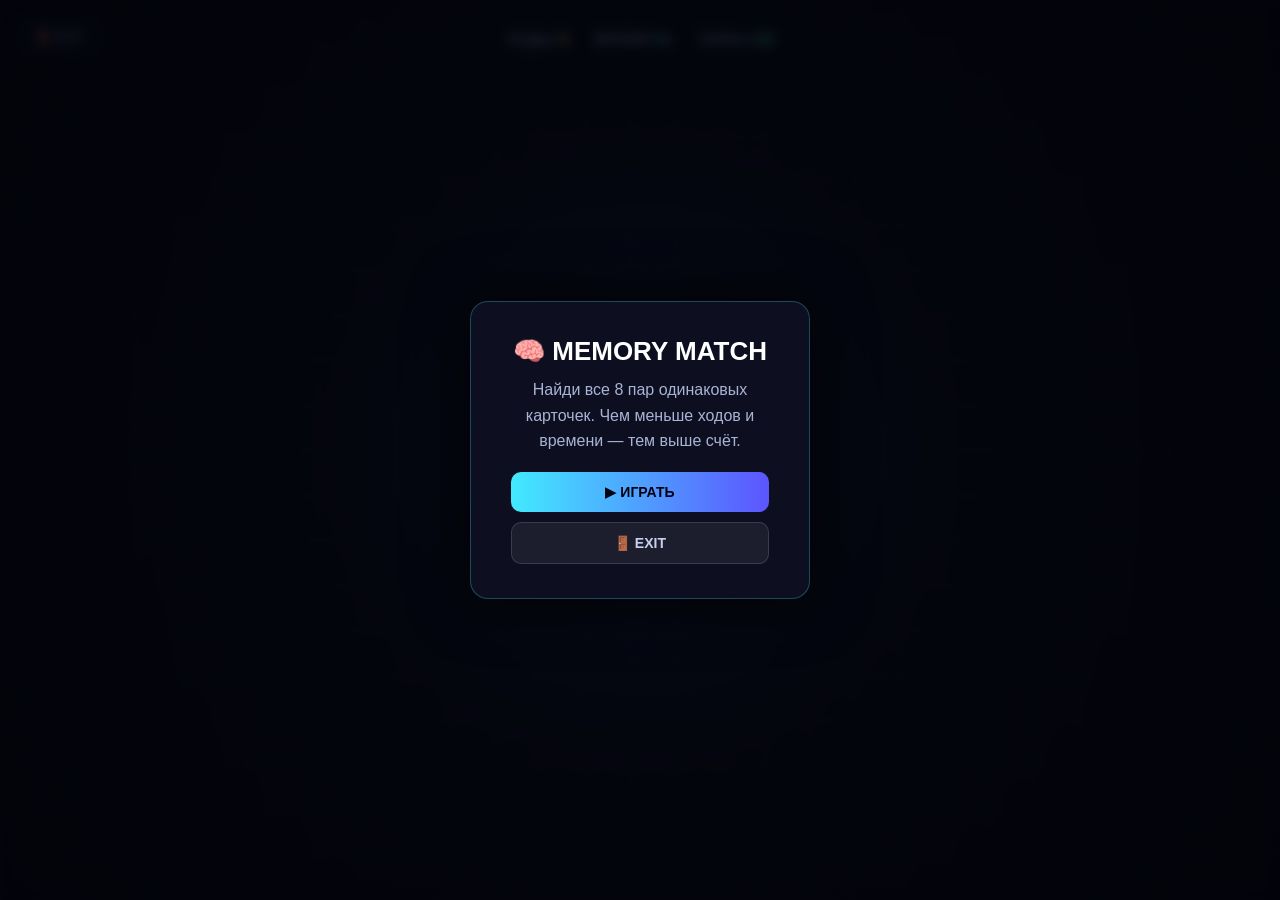
<file: memory-match.html>
<!DOCTYPE html>
<html lang="ru">
<head>
<meta charset="UTF-8">
<meta name="viewport" content="width=device-width, initial-scale=1.0">
<title>Game Hub - Memory Match</title>

<style>
*{
    margin:0;
    padding:0;
    box-sizing:border-box;
}

html,body{
    width:100%;
    height:100%;
    overflow:hidden;
}

body{
    font-family:Arial,Helvetica,sans-serif;
    background:#050711;
    color:white;
    user-select:none;
}

#game{
    position:relative;
    width:100vw;
    height:100vh;
    overflow:hidden;
    background:radial-gradient(circle at 50% 50%, #17234b 0%, #080b18 45%, #03040b 100%);
    display:flex;
    align-items:center;
    justify-content:center;
    flex-direction:column;
    gap:22px;
}

#game::before{
    content:"";
    position:absolute;
    inset:0;
    background-image:
        linear-gradient(#ffffff08 1px, transparent 1px),
        linear-gradient(90deg, #ffffff08 1px, transparent 1px);
    background-size:45px 45px;
}

#hud{
    position:absolute;
    z-index:50;
    top:18px;
    left:50%;
    transform:translateX(-50%);
    display:flex;
    gap:25px;
    padding:12px 20px;
    border:1px solid #ffffff1c;
    border-radius:14px;
    background:#080c1ce8;
    backdrop-filter:blur(12px);
    font-weight:900;
}

.stat{
    color:#8e99b8;
}

.stat span{
    color:white;
}

#moves{ color:#ffe45c; }
#timer{ color:#42eaff; }
#pairs{ color:#47e0a7; }

#exitTop{
    position:absolute;
    z-index:50;
    top:18px;
    left:18px;
    padding:10px 16px;
    border-radius:10px;
    border:1px solid #ffffff1c;
    background:#080c1ce8;
    color:#8e99b8;
    text-decoration:none;
    font-weight:900;
    font-size:13px;
}

#exitTop:hover{
    color:white;
    border-color:#42eaff88;
}

#board{
    position:relative;
    z-index:5;
    display:grid;
    grid-template-columns:repeat(4, 80px);
    grid-gap:12px;
}

.card{
    width:80px;
    height:80px;
    border-radius:12px;
    cursor:pointer;
    position:relative;
    transform-style:preserve-3d;
    transition:transform .3s;
}

.card.flipped,.card.matched{
    transform:rotateY(180deg);
}

.cardFace{
    position:absolute;
    inset:0;
    border-radius:12px;
    display:flex;
    align-items:center;
    justify-content:center;
    font-size:34px;
    backface-visibility:hidden;
}

.cardBack{
    background:linear-gradient(135deg,#172039,#0a0e1f);
    border:1px solid #42eaff44;
}

.cardFront{
    background:linear-gradient(135deg,#1c2a52,#0d1226);
    border:1px solid #47e0a755;
    transform:rotateY(180deg);
}

.card.matched .cardFront{
    border-color:#ffd43b88;
    box-shadow:0 0 18px #ffd43b44;
}

.overlay{
    position:absolute;
    inset:0;
    z-index:80;
    display:flex;
    align-items:center;
    justify-content:center;
    background:#03040bcc;
    backdrop-filter:blur(6px);
}

.overlay.hidden{
    display:none;
}

.panel{
    background:#0d0f20;
    border:1px solid #42eaff44;
    border-radius:18px;
    padding:34px 40px;
    text-align:center;
    max-width:340px;
    box-shadow:0 0 60px #000c;
}

.panel h1{
    font-size:26px;
    margin-bottom:10px;
}

.panel p{
    color:#a9b3d4;
    margin-bottom:18px;
    line-height:1.6;
}

.panel button{
    display:block;
    width:100%;
    padding:12px;
    margin-top:10px;
    border-radius:10px;
    border:none;
    font-weight:900;
    font-size:14px;
    cursor:pointer;
}

#startButton, #restartButton{
    background:linear-gradient(90deg,#42eaff,#5c55ff);
    color:#020212;
}

.exit{
    background:#ffffff10;
    color:#c8d0ee;
    border:1px solid #ffffff22 !important;
}

.exit:hover{
    background:#ffffff1c;
}
</style>
</head>
<body>

<div id="game">

    <a href="index.html" id="exitTop">🚪 EXIT</a>

    <div id="hud">
        <div class="stat">ХОДЫ <span id="moves">0</span></div>
        <div class="stat">ВРЕМЯ <span id="timer">0</span>с</div>
        <div class="stat">ПАРЫ <span id="pairs">0/8</span></div>
    </div>

    <div id="board"></div>

    <!-- START -->

    <div class="overlay" id="startScreen">

        <div class="panel">

            <h1>🧠 MEMORY MATCH</h1>

            <p>
                Найди все 8 пар одинаковых карточек.
                Чем меньше ходов и времени — тем выше счёт.
            </p>

            <button id="startButton">▶ ИГРАТЬ</button>

            <button class="exit" id="exitStart">🚪 EXIT</button>

        </div>

    </div>

    <!-- GAME OVER -->

    <div class="overlay hidden" id="gameOver">

        <div class="panel">

            <h1>🏆 ПОБЕДА!</h1>

            <p id="finalText"></p>

            <button id="restartButton">🔄 ЕЩЁ РАЗ</button>

            <button class="exit" id="exitGame">🚪 EXIT</button>

        </div>

    </div>

</div>


<script src="gamehub-bridge.js"></script>
<script>
"use strict";

/* =========================
   ELEMENTS
========================= */

const board = document.getElementById("board");
const movesEl = document.getElementById("moves");
const timerEl = document.getElementById("timer");
const pairsEl = document.getElementById("pairs");

const startScreen = document.getElementById("startScreen");
const gameOverScreen = document.getElementById("gameOver");
const finalText = document.getElementById("finalText");


/* =========================
   CONFIG
========================= */

const ICONS = ["🚀","🐉","👾","🔥","⚡","🌟","🦄","💎"];

let cards, flipped, matchedCount, moves, seconds, timerInterval, locked;


/* =========================
   INIT
========================= */

function shuffle(arr){

    for(let i = arr.length - 1; i > 0; i--){

        const j = Math.floor(Math.random() * (i+1));
        [arr[i], arr[j]] = [arr[j], arr[i]];

    }

    return arr;

}

function buildBoard(){

    const deck =
        shuffle(
            [...ICONS, ...ICONS]
                .map((icon, i) => ({ icon, id:i }))
        );

    board.innerHTML = "";

    cards = deck.map(d => {

        const el = document.createElement("div");
        el.className = "card";
        el.dataset.icon = d.icon;

        el.innerHTML = `
            <div class="cardFace cardBack">❓</div>
            <div class="cardFace cardFront">${d.icon}</div>
        `;

        el.onclick = () => flipCard(el);

        board.appendChild(el);

        return el;

    });

    flipped = [];
    matchedCount = 0;
    moves = 0;
    seconds = 0;
    locked = false;

    movesEl.textContent = moves;
    timerEl.textContent = seconds;
    pairsEl.textContent = `0/${ICONS.length}`;

    clearInterval(timerInterval);

    timerInterval = setInterval(() => {

        seconds++;
        timerEl.textContent = seconds;

    }, 1000);

}


/* =========================
   FLIP LOGIC
========================= */

function flipCard(el){

    if(locked)
        return;

    if(el.classList.contains("flipped") || el.classList.contains("matched"))
        return;

    if(flipped.length === 2)
        return;

    el.classList.add("flipped");
    flipped.push(el);

    if(flipped.length === 2){

        moves++;
        movesEl.textContent = moves;

        const [a, b] = flipped;

        if(a.dataset.icon === b.dataset.icon){

            a.classList.add("matched");
            b.classList.add("matched");

            matchedCount++;
            pairsEl.textContent = `${matchedCount}/${ICONS.length}`;

            flipped = [];

            if(matchedCount === ICONS.length)
                endGame();

        }else{

            locked = true;

            setTimeout(() => {

                a.classList.remove("flipped");
                b.classList.remove("flipped");

                flipped = [];
                locked = false;

            }, 700);

        }

    }

}


/* =========================
   GAME OVER
========================= */

function endGame(){

    clearInterval(timerInterval);

    const score =
        Math.max(
            0,
            1000 - (moves * 10) - (seconds * 5)
        );

    finalText.innerHTML =
        `Ходы: <b>${moves}</b><br>
        Время: <b>${seconds}с</b><br>
        Счёт: <b>${score}</b>`;

    if(window.GameHub)
        GameHub.reportScore("memory-match", score);

    setTimeout(() => {

        gameOverScreen.classList.remove("hidden");

    }, 500);

}


/* =========================
   START / RESTART
========================= */

function startRun(){

    startScreen.classList.add("hidden");
    gameOverScreen.classList.add("hidden");

    buildBoard();

}

document.getElementById("startButton").onclick = startRun;
document.getElementById("restartButton").onclick = startRun;

document.getElementById("exitStart").onclick =
    () => location.href = "index.html";

document.getElementById("exitGame").onclick =
    () => location.href = "index.html";

</script>
</body>
</html>
</file>
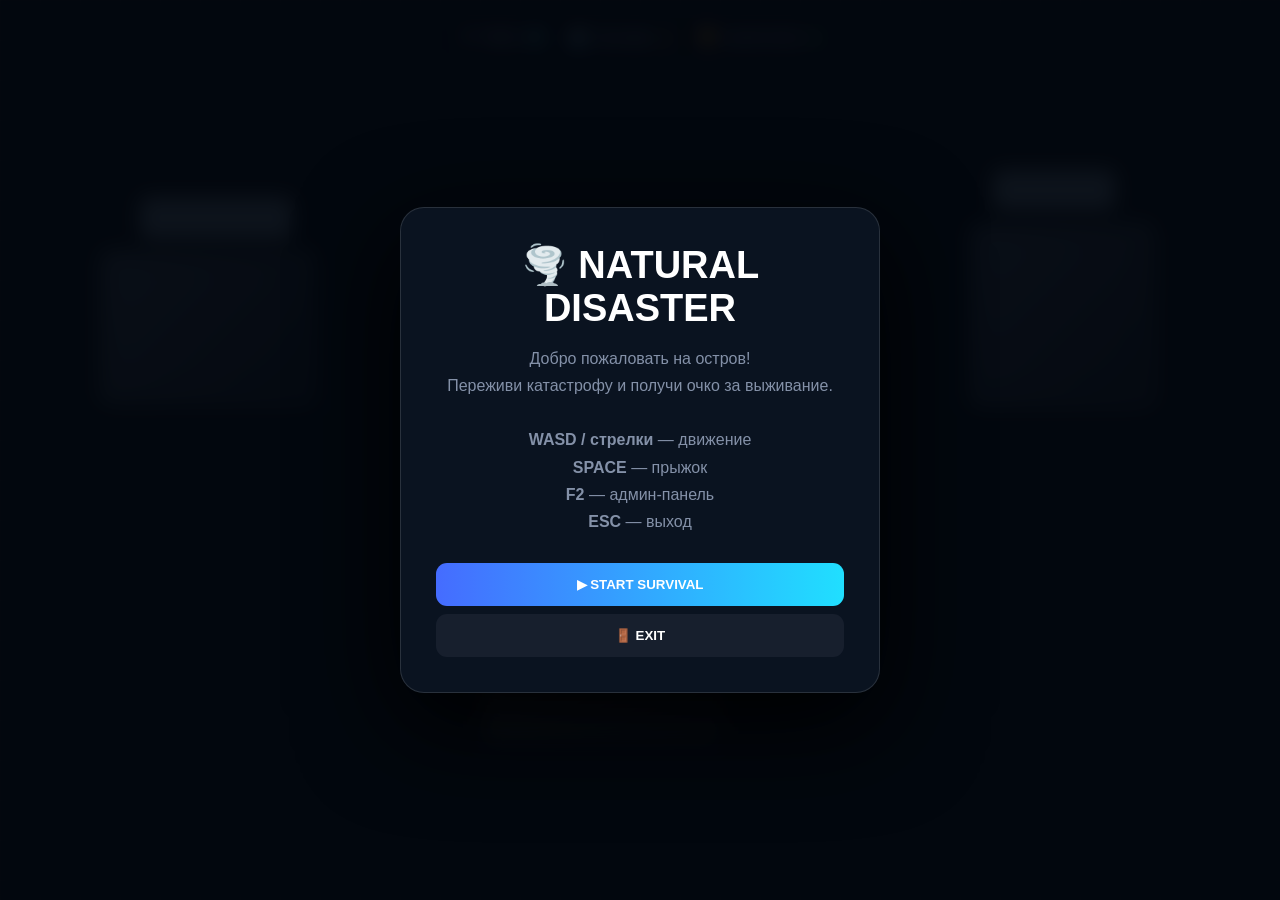
<file: natural-disaster.html>
<!DOCTYPE html>
<html lang="ru">
<head>
<meta charset="UTF-8">
<meta name="viewport" content="width=device-width,initial-scale=1">
<title>Natural Disaster Survival</title>

<style>
*{box-sizing:border-box;margin:0;padding:0}

html,body{
    width:100%;
    height:100%;
    overflow:hidden;
}

body{
    background:#07101b;
    color:white;
    font-family:Arial,Helvetica,sans-serif;
}

#game{
    position:relative;
    width:100vw;
    height:100vh;
    overflow:hidden;

    background:
        linear-gradient(#ffffff08 1px,transparent 1px),
        linear-gradient(90deg,#ffffff08 1px,transparent 1px),
        #0b1622;

    background-size:40px 40px;
}

/* HUD */

#hud{
    position:absolute;
    z-index:100;
    top:15px;
    left:50%;
    transform:translateX(-50%);

    display:flex;
    gap:25px;
    padding:13px 22px;

    border:1px solid #ffffff20;
    border-radius:15px;
    background:#07101ee8;
    backdrop-filter:blur(12px);

    font-weight:900;
}

.stat{color:#78849b}
.stat span{color:white}

#timer{color:#62eaff}
#round{color:#ffd45c}
#survived{color:#5cff9b}

/* EVENT */

#event{
    position:absolute;
    z-index:150;
    top:90px;
    left:50%;
    transform:translateX(-50%);

    padding:12px 22px;

    border-radius:12px;
    background:#07101ee8;
    border:1px solid #ffffff25;

    font-size:18px;
    font-weight:900;

    opacity:0;
    transition:.25s;
    pointer-events:none;
}

#event.show{opacity:1}

/* PLAYER */

#player{
    position:absolute;
    width:38px;
    height:38px;

    border-radius:9px;

    background:
        linear-gradient(
            135deg,
            #ffffff,
            #44eaff 45%,
            #6356ff
        );

    border:2px solid white;

    box-shadow:
        0 0 15px #00eaff,
        0 0 35px #5265ff;

    z-index:50;
}

#player::after{
    content:"";

    position:absolute;

    width:8px;
    height:8px;

    left:13px;
    top:13px;

    border-radius:50%;

    background:white;
    box-shadow:0 0 10px white;
}

/* SHIELD */

#player.shield{
    box-shadow:
        0 0 15px #00eaff,
        0 0 35px #5265ff,
        0 0 70px #00ffb7,
        0 0 100px #00ffb755;
}

/* BUILDINGS */

.building{
    position:absolute;

    background:
        linear-gradient(
            135deg,
            #394a60,
            #182535
        );

    border:2px solid #7288a1;
    border-radius:8px;

    box-shadow:inset 0 0 20px #0006;
}

.roof{
    position:absolute;

    background:#50657c;
    border:2px solid #8196aa;
    border-radius:7px;
}

/* WATER */

#water{
    position:absolute;
    left:0;
    bottom:0;

    width:100%;
    height:0;

    background:
        linear-gradient(
            180deg,
            #42dfffaa,
            #0873d9
        );

    box-shadow:0 -10px 30px #00cfff66;

    z-index:30;
    transition:height .25s;
}

/* LAVA */

#lava{
    position:absolute;
    left:0;
    bottom:0;

    width:100%;
    height:0;

    background:
        linear-gradient(
            180deg,
            #ffdb32,
            #ff4a00,
            #a80000
        );

    box-shadow:0 -10px 40px #ff5b00;

    z-index:31;
    transition:height .2s;
}

/* METEOR */

.meteor{
    position:absolute;

    width:18px;
    height:18px;

    border-radius:50%;

    background:
        radial-gradient(
            circle,
            #fff,
            #ffcf3d 20%,
            #ff5c00 55%,
            #a70000
        );

    box-shadow:
        0 0 12px #ff8a00,
        0 0 35px #ff4500;

    z-index:45;
}

/* FIRE */

.fire{
    position:absolute;

    width:35px;
    height:35px;

    border-radius:50%;

    background:
        radial-gradient(
            circle,
            #fff,
            #ffe044 20%,
            #ff641c 55%,
            #c00000
        );

    box-shadow:
        0 0 15px #ff5b00,
        0 0 35px #ff2d00;

    z-index:40;

    animation:firePulse .25s infinite alternate;
}

@keyframes firePulse{
    from{transform:scale(.8)}
    to{transform:scale(1.15)}
}

/* TORNADO */

#tornado{
    position:absolute;

    width:130px;
    height:130px;

    border-radius:50%;

    background:
        radial-gradient(
            circle,
            transparent 15%,
            #b8d1df33 25%,
            #d7e7f044 40%,
            transparent 65%
        );

    box-shadow:0 0 50px #d7e7f033;

    z-index:42;

    display:none;

    animation:tornadoSpin .45s linear infinite;
}

@keyframes tornadoSpin{
    to{transform:rotate(360deg)}
}

/* EARTHQUAKE */

.shake{
    animation:shake .08s infinite;
}

@keyframes shake{
    0%{transform:translate(0,0)}
    25%{transform:translate(-7px,4px)}
    50%{transform:translate(5px,-5px)}
    75%{transform:translate(-4px,-3px)}
    100%{transform:translate(0,0)}
}

/* OVERLAY */

.overlay{
    position:absolute;
    inset:0;

    z-index:500;

    display:flex;
    align-items:center;
    justify-content:center;

    background:#02050bd9;
    backdrop-filter:blur(10px);
}

.hidden{
    display:none!important;
}

/* PANEL */

.panel{
    width:min(480px,90%);
    padding:35px;

    text-align:center;

    border-radius:24px;
    border:1px solid #ffffff20;

    background:#0b1422f5;

    box-shadow:0 30px 100px #000;
}

.panel h1{
    font-size:38px;
    margin-bottom:15px;
}

.panel p{
    color:#8491a8;
    line-height:1.7;
    margin-bottom:20px;
}

button{
    width:100%;
    padding:14px;
    margin-top:8px;

    border:0;
    border-radius:11px;

    color:white;
    font-weight:900;
    cursor:pointer;

    background:
        linear-gradient(
            90deg,
            #456cff,
            #20dfff
        );

    transition:.2s;
}

button:hover{
    transform:translateY(-3px);
}

.exit{
    background:#171f2d;
}

/* =========================
   ADMIN PANEL
========================= */

#admin{
    position:absolute;

    z-index:800;

    top:75px;
    right:20px;

    width:285px;

    padding:18px;

    border:1px solid #b84cff66;
    border-radius:18px;

    background:#070b16f5;

    box-shadow:
        0 0 35px #8b2cff33,
        0 20px 70px #000;

    backdrop-filter:blur(15px);

    display:none;
}

#admin.open{
    display:block;
}

#admin h2{
    color:#d477ff;
    margin-bottom:5px;
}

.admin-info{
    color:#69758e;
    font-size:11px;
    margin-bottom:12px;
}

.admin-btn{
    padding:11px;
    font-size:12px;
    margin-top:7px;
}

.admin-green{
    background:
        linear-gradient(
            90deg,
            #0fcf88,
            #00bfff
        );
}

.admin-red{
    background:
        linear-gradient(
            90deg,
            #ff315d,
            #ff713d
        );
}

.admin-purple{
    background:
        linear-gradient(
            90deg,
            #8b42ff,
            #d44cff
        );
}

.admin-orange{
    background:
        linear-gradient(
            90deg,
            #ff9d32,
            #ff4e32
        );
}

/* MOBILE */

@media(max-width:600px){

    #hud{
        gap:8px;
        padding:9px 10px;
        font-size:10px;
    }

    #admin{
        width:240px;
        right:10px;
        top:70px;
    }

    .panel h1{
        font-size:32px;
    }
}
</style>
</head>

<body>

<div id="game">

    <!-- HUD -->

    <div id="hud">

        <div class="stat">
            ⏱ TIME:
            <span id="timer">60</span>
        </div>

        <div class="stat">
            🌊 ROUND:
            <span id="round">1</span>
        </div>

        <div class="stat">
            🏆 SURVIVED:
            <span id="survived">0</span>
        </div>

    </div>

    <div id="event"></div>

    <!-- MAP -->

    <div class="building"
        style="left:8%;top:28%;width:210px;height:150px;">
    </div>

    <div class="building"
        style="right:10%;top:25%;width:180px;height:180px;">
    </div>

    <div class="building"
        style="left:38%;bottom:18%;width:230px;height:130px;">
    </div>

    <div class="roof"
        style="left:11%;top:22%;width:150px;height:40px;">
    </div>

    <div class="roof"
        style="right:13%;top:19%;width:120px;height:38px;">
    </div>

    <div id="water"></div>
    <div id="lava"></div>
    <div id="tornado"></div>

    <div id="player"></div>

    <!-- ADMIN -->

    <div id="admin">

        <h2>🛠️ ADMIN PANEL</h2>

        <div class="admin-info">
            F2 — открыть / закрыть
        </div>

        <button
            class="admin-btn admin-green"
            id="adminHeal">
            ❤️ ПОЛНОЕ ЗДОРОВЬЕ
        </button>

        <button
            class="admin-btn"
            id="adminAddTime">
            ⏱️ +30 СЕКУНД
        </button>

        <button
            class="admin-btn"
            id="adminScore">
            🏆 +10 ОЧКОВ
        </button>

        <button
            class="admin-btn admin-purple"
            id="adminNextRound">
            🌊 СЛЕДУЮЩИЙ РАУНД
        </button>

        <button
            class="admin-btn admin-orange"
            id="adminDisaster">
            💥 ВЫЗВАТЬ КАТАСТРОФУ
        </button>

        <button
            class="admin-btn"
            id="adminClear">
            🧹 УБРАТЬ КАТАСТРОФУ
        </button>

        <button
            class="admin-btn"
            id="adminTeleport">
            🌀 ТЕЛЕПОРТИРОВАТЬ
        </button>

        <button
            class="admin-btn admin-green"
            id="adminShield">
            🛡️ БЕССМЕРТИЕ: OFF
        </button>

        <button
            class="admin-btn admin-red"
            id="adminKill">
            💀 УБИТЬ ИГРОКА
        </button>

    </div>

    <!-- START -->

    <div id="startScreen" class="overlay">

        <div class="panel">

            <h1>
                🌪️ NATURAL DISASTER
            </h1>

            <p>
                Добро пожаловать на остров!<br>
                Переживи катастрофу и получи очко
                за выживание.

                <br><br>

                <b>WASD / стрелки</b> — движение<br>
                <b>SPACE</b> — прыжок<br>
                <b>F2</b> — админ-панель<br>
                <b>ESC</b> — выход
            </p>

            <button id="startButton">
                ▶ START SURVIVAL
            </button>

            <button class="exit" id="exitStart">
                🚪 EXIT
            </button>

        </div>

    </div>

    <!-- GAME OVER -->

    <div id="gameOver" class="overlay hidden">

        <div class="panel">

            <h1>
                💀 YOU DIDN'T SURVIVE
            </h1>

            <p id="finalText"></p>

            <button id="restartButton">
                🔄 TRY AGAIN
            </button>

            <button class="exit" id="exitGame">
                🚪 EXIT
            </button>

        </div>

    </div>

</div>

<script src="gamehub-bridge.js"></script>
<script>
"use strict";

/* ELEMENTS */

const game =
    document.getElementById("game");

const player =
    document.getElementById("player");

const water =
    document.getElementById("water");

const lava =
    document.getElementById("lava");

const tornado =
    document.getElementById("tornado");

const eventText =
    document.getElementById("event");

const timerText =
    document.getElementById("timer");

const roundText =
    document.getElementById("round");

const survivedText =
    document.getElementById("survived");

const startScreen =
    document.getElementById("startScreen");

const gameOver =
    document.getElementById("gameOver");

const finalText =
    document.getElementById("finalText");

const admin =
    document.getElementById("admin");


/* STATE */

let running = false;

let keys = {};

let playerX =
    innerWidth / 2 - 19;

let playerY =
    innerHeight / 2 - 19;

let velocityY = 0;
let onGround = true;

let timer = 60;
let round = 1;
let survived = 0;

let disaster = null;
let disasterTime = 0;

let lastTime = 0;

let meteors = [];
let fires = [];

let adminShield = false;


/* INPUT */

document.addEventListener(
    "keydown",
    e => {

        if(e.code === "Escape"){

            e.preventDefault();
            exitGame();

            return;
        }

        if(e.code === "F2"){

            e.preventDefault();

            admin.classList.toggle("open");

            return;
        }

        keys[e.code] = true;

        if(
            e.code === "Space" &&
            onGround
        ){

            velocityY = -500;
            onGround = false;
        }

    }
);

document.addEventListener(
    "keyup",
    e => {

        keys[e.code] = false;

    }
);



function exitGame(){

    running = false;

    keys = {};

    clearDisasterObjects();

    window.location.href = "index.html";
}




/* START */

function startGame(){

    clearDisasterObjects();

    running = true;

    timer = 60;
    round = 1;
    survived = 0;

    disaster = null;
    disasterTime = 0;

    adminShield = false;

    updateShieldButton();

    playerX =
        innerWidth / 2 - 19;

    playerY =
        innerHeight / 2 - 19;

    velocityY = 0;
    onGround = true;

    startScreen.classList.add("hidden");
    gameOver.classList.add("hidden");

    player.style.display = "block";

    updateHUD();

    lastTime =
        performance.now();

    requestAnimationFrame(loop);
}


/* PLAYER */

function updatePlayer(dt){

    let dx = 0;
    let dy = 0;

    if(keys.KeyW || keys.ArrowUp) dy--;
    if(keys.KeyS || keys.ArrowDown) dy++;
    if(keys.KeyA || keys.ArrowLeft) dx--;
    if(keys.KeyD || keys.ArrowRight) dx++;

    const speed = 270;

    playerX += dx * speed * dt;
    playerY += dy * speed * dt;

    velocityY += 1000 * dt;
    playerY += velocityY * dt;

    const ground =
        innerHeight - 55;

    if(playerY >= ground){

        playerY = ground;
        velocityY = 0;
        onGround = true;
    }

    playerX =
        Math.max(
            5,
            Math.min(
                innerWidth - 43,
                playerX
            )
        );

    playerY =
        Math.max(
            80,
            Math.min(
                innerHeight - 43,
                playerY
            )
        );

    player.style.left =
        playerX + "px";

    player.style.top =
        playerY + "px";
}


/* DISASTER */

function chooseDisaster(){

    if(!running) return;

    const disasters = [
        "EARTHQUAKE",
        "FLOOD",
        "METEOR",
        "TORNADO",
        "FIRE"
    ];

    disaster =
        disasters[
            Math.floor(
                Math.random() *
                disasters.length
            )
        ];

    disasterTime = 0;

    showEvent(
        getDisasterName(disaster)
    );

    startDisaster(disaster);
}


/* START SPECIFIC DISASTER */

function startDisaster(type){

    if(type === "EARTHQUAKE"){

        game.classList.add("shake");

    }

    if(type === "FLOOD"){

        water.style.height = "8%";

    }

    if(type === "METEOR"){

        spawnMeteorWave();

    }

    if(type === "TORNADO"){

        tornado.style.display = "block";

        tornado.style.left =
            Math.random() *
            Math.max(1,innerWidth - 130) +
            "px";

        tornado.style.top =
            130 +
            Math.random() *
            Math.max(
                1,
                innerHeight - 260
            ) +
            "px";
    }

    if(type === "FIRE"){

        spawnFires();

    }
}


/* ADMIN DISASTER */

function adminDisaster(){

    if(!running){

        showEvent("▶ СНАЧАЛА НАЖМИ START");

        return;
    }

    clearDisaster();

    chooseDisaster();
}


/* DISASTER NAME */

function getDisasterName(type){

    const names = {

        EARTHQUAKE:"🌎 EARTHQUAKE!",
        FLOOD:"🌊 FLASH FLOOD!",
        METEOR:"☄️ METEOR SHOWER!",
        TORNADO:"🌪️ TORNADO!",
        FIRE:"🔥 FIRE!"

    };

    return names[type];
}


/* DISASTER UPDATE */

function updateDisaster(dt){

    if(!disaster)
        return;

    disasterTime += dt;


    /* FLOOD */

    if(disaster === "FLOOD"){

        const height =
            Math.min(
                75,
                8 + disasterTime * 5
            );

        water.style.height =
            height + "%";

        if(
            !adminShield &&
            playerY >
            innerHeight -
            height *
            innerHeight /
            100 -
            30
        ){

            die("🌊 The flood got you!");

            return;
        }
    }


    /* EARTHQUAKE */

    if(disaster === "EARTHQUAKE"){

        if(
            !adminShield &&
            Math.random() < .015
        ){

            createHit(
                playerX,
                playerY
            );
        }
    }


    /* METEORS */

    if(disaster === "METEOR"){

        updateMeteors(dt);

        if(!running) return;
    }


    /* TORNADO */

    if(disaster === "TORNADO"){

        const tx =
            tornado.offsetLeft + 65;

        const ty =
            tornado.offsetTop + 65;

        const px =
            playerX + 19;

        const py =
            playerY + 19;

        const distance =
            Math.hypot(
                tx-px,
                ty-py
            );

        if(distance < 105){

            const angle =
                Math.atan2(
                    py-ty,
                    px-tx
                );

            playerX +=
                Math.cos(angle) *
                450 *
                dt;

            playerY +=
                Math.sin(angle) *
                450 *
                dt;
        }
    }


    /* FIRE */

    if(disaster === "FIRE"){

        updateFires();

        if(!running) return;
    }


    if(disasterTime >= 12){

        finishRound();
    }
}


/* METEORS */

function spawnMeteorWave(){

    for(let i=0;i<15;i++){

        const el =
            document.createElement("div");

        el.className = "meteor";

        const x =
            Math.random() * innerWidth;

        const y =
            -30 -
            Math.random() * 400;

        el.style.left = x + "px";
        el.style.top = y + "px";

        game.appendChild(el);

        meteors.push({

            element:el,
            x,
            y,
            speed:
                300 +
                Math.random() * 250

        });
    }
}


function updateMeteors(dt){

    for(
        let i=meteors.length-1;
        i>=0;
        i--
    ){

        const m = meteors[i];

        m.y += m.speed * dt;

        m.element.style.top =
            m.y + "px";

        const dx =
            m.x -
            (playerX + 19);

        const dy =
            m.y -
            (playerY + 19);

        if(
            !adminShield &&
            Math.hypot(dx,dy) < 30
        ){

            die("☄️ A meteor hit you!");

            return;
        }

        if(
            m.y >
            innerHeight + 50
        ){

            m.element.remove();

            meteors.splice(i,1);
        }
    }
}


/* FIRE */

function spawnFires(){

    for(let i=0;i<9;i++){

        const el =
            document.createElement("div");

        el.className = "fire";

        const x =
            Math.random() *
            Math.max(
                1,
                innerWidth - 40
            );

        const y =
            100 +
            Math.random() *
            Math.max(
                1,
                innerHeight - 150
            );

        el.style.left = x + "px";
        el.style.top = y + "px";

        game.appendChild(el);

        fires.push(el);
    }
}


function updateFires(){

    if(adminShield)
        return;

    for(const fire of fires){

        const fx =
            fire.offsetLeft + 17;

        const fy =
            fire.offsetTop + 17;

        const px =
            playerX + 19;

        const py =
            playerY + 19;

        if(
            Math.hypot(
                fx-px,
                fy-py
            ) < 30
        ){

            die(
                "🔥 You walked into the fire!"
            );

            return;
        }
    }
}


/* ROUND */

function finishRound(){

    clearDisaster();

    survived++;
    round++;

    timer = 60;
    disaster = null;

    updateHUD();

    showEvent(
        "🏆 YOU SURVIVED!"
    );

    setTimeout(
        ()=>{
            if(running)
                chooseDisaster();
        },
        1800
    );
}


/* DIE */

function die(reason){

    if(!running)
        return;

    if(adminShield)
        return;

    running = false;

    clearDisasterObjects();

    finalText.innerHTML =
        reason +
        "<br><br>" +
        "🏆 Rounds survived: " +
        "<b>" +
        survived +
        "</b>";

    if(window.GameHub)
        GameHub.reportScore("natural-disaster", survived);

    gameOver.classList.remove(
        "hidden"
    );
}


/* CLEAR DISASTER */

function clearDisaster(){

    game.classList.remove("shake");

    water.style.height = "0";
    lava.style.height = "0";

    tornado.style.display = "none";

    clearDisasterObjects();

    disaster = null;
    disasterTime = 0;
}


function clearDisasterObjects(){

    meteors.forEach(
        m=>{
            if(m.element)
                m.element.remove();
        }
    );

    meteors = [];

    fires.forEach(
        f=>{
            if(f)
                f.remove();
        }
    );

    fires = [];
}


/* EVENT */

function showEvent(text){

    eventText.textContent = text;

    eventText.classList.add("show");

    setTimeout(
        ()=>{
            eventText.classList.remove("show");
        },
        1800
    );
}


/* HUD */

function updateHUD(){

    timerText.textContent =
        Math.ceil(timer);

    roundText.textContent =
        round;

    survivedText.textContent =
        survived;
}


/* TIMER */

function updateTimer(dt){

    timer -= dt;

    if(timer <= 0){
        timer = 0;
    }

    updateHUD();
}


/* HIT */

function createHit(x,y){

    const el =
        document.createElement("div");

    el.className = "fire";

    el.style.left = x + "px";
    el.style.top = y + "px";

    el.style.width = "20px";
    el.style.height = "20px";

    game.appendChild(el);

    setTimeout(
        ()=>{
            el.remove();
        },
        300
    );
}


/* LOOP */

function loop(time){

    if(!running)
        return;

    let dt =
        (time-lastTime) / 1000;

    lastTime = time;

    dt = Math.min(dt,.04);

    updatePlayer(dt);
    updateTimer(dt);

    if(!disaster){

        if(timer <= 55){
            chooseDisaster();
        }

    }else{

        updateDisaster(dt);
    }

    requestAnimationFrame(loop);
}


/* ADMIN */

document.getElementById("adminHeal").onclick =
    ()=>{
        if(!running){
            showEvent("▶ НАЧНИ ИГРУ");
            return;
        }

        showEvent("❤️ HP ВОССТАНОВЛЕНО");
    };


document.getElementById("adminAddTime").onclick =
    ()=>{
        if(!running) return;

        timer += 30;

        showEvent("⏱️ +30 СЕКУНД");
        updateHUD();
    };


document.getElementById("adminScore").onclick =
    ()=>{
        if(!running) return;

        survived += 10;

        showEvent("🏆 +10 ОЧКОВ");
        updateHUD();
    };


document.getElementById("adminNextRound").onclick =
    ()=>{
        if(!running) return;

        clearDisaster();

        round++;

        timer = 60;

        updateHUD();

        showEvent(
            "🌊 ADMIN: ROUND " +
            round
        );
    };


document.getElementById("adminDisaster").onclick =
    adminDisaster;


document.getElementById("adminClear").onclick =
    ()=>{
        if(!running) return;

        clearDisaster();

        showEvent(
            "🧹 КАТАСТРОФА УДАЛЕНА"
        );
    };


document.getElementById("adminTeleport").onclick =
    ()=>{
        if(!running) return;

        playerX =
            Math.random() *
            Math.max(
                1,
                innerWidth - 43
            );

        playerY =
            100 +
            Math.random() *
            Math.max(
                1,
                innerHeight - 150
            );

        player.style.left =
            playerX + "px";

        player.style.top =
            playerY + "px";

        showEvent(
            "🌀 ТЕЛЕПОРТ!"
        );
    };


document.getElementById("adminShield").onclick =
    ()=>{
        adminShield = !adminShield;

        player.classList.toggle(
            "shield",
            adminShield
        );

        updateShieldButton();

        showEvent(
            adminShield
            ? "🛡️ БЕССМЕРТИЕ ON"
            : "🛡️ БЕССМЕРТИЕ OFF"
        );
    };


document.getElementById("adminKill").onclick =
    ()=>{
        if(!running) return;

        adminShield = false;

        die(
            "💀 ADMIN УНИЧТОЖИЛ ТЕБЯ"
        );
    };


function updateShieldButton(){

    const button =
        document.getElementById(
            "adminShield"
        );

    button.textContent =
        adminShield
        ? "🛡️ БЕССМЕРТИЕ: ON"
        : "🛡️ БЕССМЕРТИЕ: OFF";
}


/* BUTTONS */

document
    .getElementById("startButton")
    .onclick =
    startGame;

document
    .getElementById("restartButton")
    .onclick =
    startGame;

document
    .getElementById("exitStart")
    .onclick =
    exitGame;

document
    .getElementById("exitGame")
    .onclick =
    exitGame;


/* INITIAL */

player.style.left =
    playerX + "px";

player.style.top =
    playerY + "px";

player.style.display =
    "none";

updateHUD();
updateShieldButton();

</script>

</body>
</html>
</file>
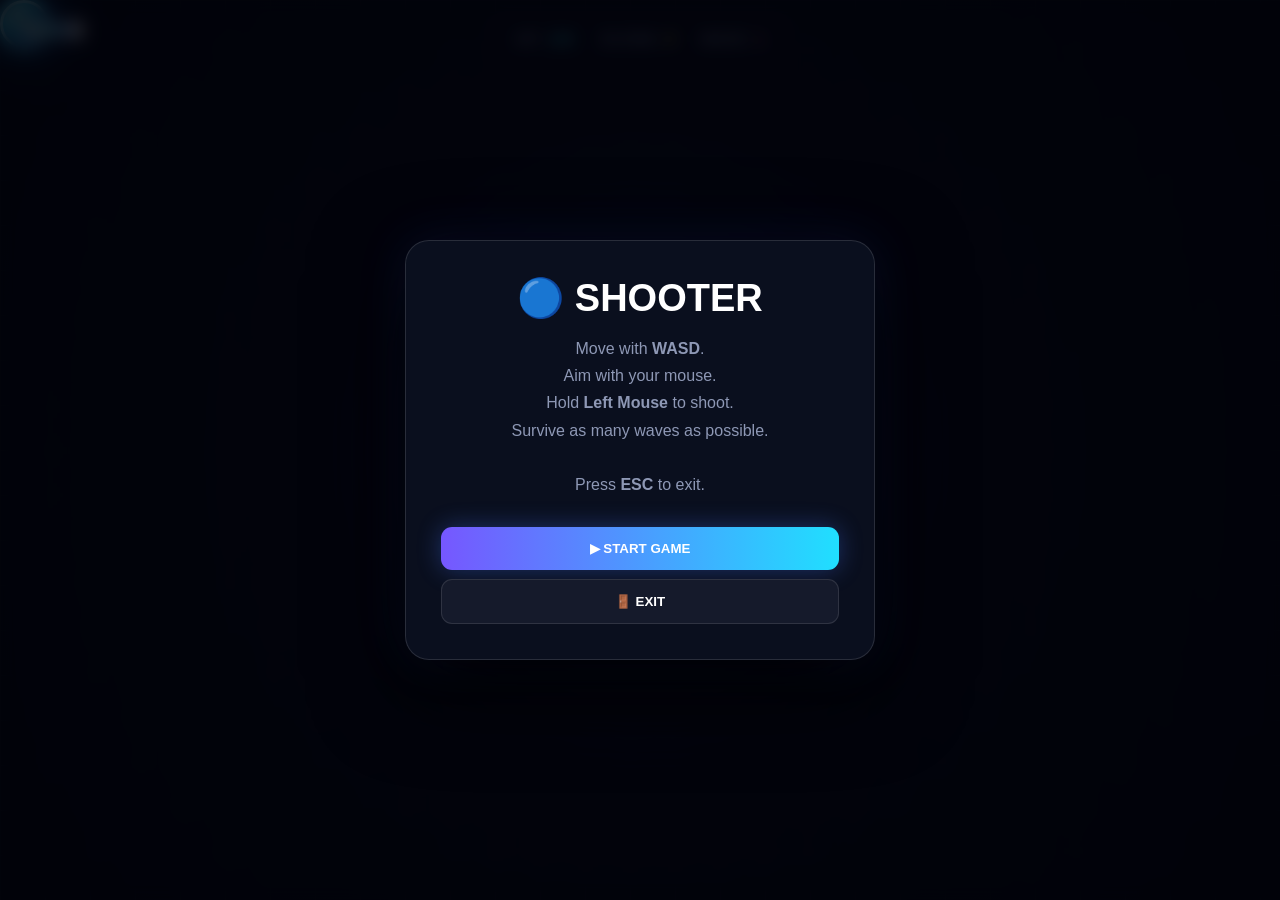
<file: shooter.html>
<!DOCTYPE html>
<html lang="en">
<head>
<meta charset="UTF-8">
<meta name="viewport" content="width=device-width, initial-scale=1.0">
<title>Game Hub - Shooter</title>

<style>
* {
    margin: 0;
    padding: 0;
    box-sizing: border-box;
}

html,
body {
    width: 100%;
    height: 100%;
    overflow: hidden;
}

body {
    font-family: Arial, Helvetica, sans-serif;
    background: #050711;
    color: white;
    user-select: none;
}

#game {
    position: relative;
    width: 100vw;
    height: 100vh;
    overflow: hidden;

    background:
        radial-gradient(circle at 50% 50%, #17234b 0%, #080b18 45%, #03040b 100%);
}

#game::before {
    content: "";
    position: absolute;
    inset: 0;

    background-image:
        linear-gradient(#ffffff08 1px, transparent 1px),
        linear-gradient(90deg, #ffffff08 1px, transparent 1px);

    background-size: 45px 45px;
}

/* HUD */

#hud {
    position: absolute;
    z-index: 50;

    top: 18px;
    left: 50%;

    transform: translateX(-50%);

    display: flex;
    gap: 25px;

    padding: 12px 20px;

    border: 1px solid #ffffff1c;
    border-radius: 14px;

    background: #080c1ce8;
    backdrop-filter: blur(12px);

    font-weight: 900;
}

.stat {
    color: #8e99b8;
}

.stat span {
    color: white;
}

#hp {
    color: #45eaff;
}

#score {
    color: #ffe45c;
}

#wave {
    color: #ff6d9b;
}

/* PLAYER */

#player {
    position: absolute;

    width: 48px;
    height: 48px;

    border-radius: 50%;

    background:
        radial-gradient(
            circle at 35% 30%,
            #ffffff,
            #62efff 12%,
            #12bce7 42%,
            #1764ff 100%
        );

    border: 3px solid #b9f9ff;

    box-shadow:
        0 0 12px #21eaff,
        0 0 35px #168cff,
        0 0 75px #168cff55;

    z-index: 20;
}

#player::after {
    content: "";

    position: absolute;

    width: 8px;
    height: 8px;

    left: 50%;
    top: 50%;

    transform: translate(-50%, -50%);

    background: white;
    border-radius: 50%;

    box-shadow: 0 0 12px white;
}

/* GUN */

#gun {
    position: absolute;

    width: 55px;
    height: 12px;

    left: 50%;
    top: 50%;

    transform-origin: 5px 50%;

    background:
        linear-gradient(
            90deg,
            #e7faff,
            #50dfff,
            #6d5cff
        );

    border-radius: 7px;

    border: 2px solid #d8fbff;

    box-shadow:
        0 0 10px #43eaff,
        0 0 25px #5c55ff88;

    z-index: 19;
}

#gun::after {
    content: "";

    position: absolute;

    right: -5px;
    top: 50%;

    transform: translateY(-50%);

    width: 10px;
    height: 16px;

    border-radius: 4px;

    background: #ffffff;

    box-shadow: 0 0 12px #fff;
}

/* BULLET */

.bullet {
    position: absolute;

    width: 9px;
    height: 9px;

    border-radius: 50%;

    background: #fff;

    box-shadow:
        0 0 8px #fff,
        0 0 20px #42eaff,
        0 0 35px #42eaff;

    z-index: 15;
}

/* ENEMY */

.enemy {
    position: absolute;

    width: 38px;
    height: 38px;

    border-radius: 9px;

    background:
        radial-gradient(
            circle at 35% 30%,
            #ffb1c6,
            #ff376e 40%,
            #a90039
        );

    border: 2px solid #ff9ab5;

    box-shadow:
        0 0 15px #ff326b,
        0 0 35px #ff1f5c55;

    z-index: 12;
}

.enemy::before,
.enemy::after {
    content: "";

    position: absolute;

    width: 7px;
    height: 7px;

    top: 10px;

    background: #fff;

    border-radius: 50%;

    box-shadow: 0 0 7px white;
}

.enemy::before {
    left: 8px;
}

.enemy::after {
    right: 8px;
}

/* HIT */

.hit {
    position: absolute;

    width: 10px;
    height: 10px;

    border-radius: 50%;

    background: white;

    pointer-events: none;

    animation: hit .25s forwards;

    z-index: 30;
}

@keyframes hit {
    0% {
        transform: scale(1);
        opacity: 1;
    }

    100% {
        transform: scale(6);
        opacity: 0;
    }
}

/* OVERLAY */

.overlay {
    position: absolute;

    inset: 0;

    z-index: 100;

    display: flex;

    align-items: center;
    justify-content: center;

    background: #02030add;

    backdrop-filter: blur(8px);
}

/* PANEL */

.panel {
    width: min(470px, 90%);

    padding: 35px;

    text-align: center;

    border-radius: 24px;

    border: 1px solid #ffffff20;

    background: #0b1020f5;

    box-shadow:
        0 25px 90px #000,
        0 0 50px #3f50ff22;
}

.panel h1 {
    font-size: 38px;

    margin-bottom: 15px;
}

.panel p {
    color: #8e98b5;

    line-height: 1.7;

    margin-bottom: 20px;
}

/* BUTTON */

button {
    width: 100%;

    padding: 14px;

    margin-top: 9px;

    border: 0;

    border-radius: 11px;

    color: white;

    font-weight: 900;

    cursor: pointer;

    background:
        linear-gradient(
            90deg,
            #7657ff,
            #20dfff
        );

    box-shadow: 0 0 25px #4678ff55;

    transition: .2s;
}

button:hover {
    transform: translateY(-3px);

    box-shadow: 0 0 35px #4678ff88;
}

.exit {
    background: #151a2b;

    border: 1px solid #ffffff1c;

    box-shadow: none;
}

@media(max-width:600px) {
    #hud {
        gap: 10px;
        padding: 9px 12px;
        font-size: 11px;
    }
}
</style>
</head>

<body>

<div id="game">

    <!-- HUD -->

    <div id="hud">

        <div class="stat">
            HP:
            <span id="hp">100</span>
        </div>

        <div class="stat">
            SCORE:
            <span id="score">0</span>
        </div>

        <div class="stat">
            WAVE:
            <span id="wave">1</span>
        </div>

    </div>


    <!-- PLAYER -->

    <div id="player">
        <div id="gun"></div>
    </div>


    <!-- START -->

    <div class="overlay" id="startScreen">

        <div class="panel">

            <h1>🔵 SHOOTER</h1>

            <p>
                Move with <b>WASD</b>.<br>
                Aim with your mouse.<br>
                Hold <b>Left Mouse</b> to shoot.<br>
                Survive as many waves as possible.<br><br>
                Press <b>ESC</b> to exit.
            </p>

            <button id="startButton">
                ▶ START GAME
            </button>

            <button class="exit" id="exitStart">
                🚪 EXIT
            </button>

        </div>

    </div>


    <!-- GAME OVER -->

    <div
        class="overlay"
        id="gameOver"
        style="display:none;"
    >

        <div class="panel">

            <h1>💀 GAME OVER</h1>

            <p id="finalText"></p>

            <button id="restartButton">
                🔄 RESTART
            </button>

            <button
                class="exit"
                id="exitGame"
            >
                🚪 EXIT
            </button>

        </div>

    </div>

</div>


<script src="gamehub-bridge.js"></script>
<script>

/* =========================
   ELEMENTS
========================= */

const game =
    document.getElementById("game");

const player =
    document.getElementById("player");

const gun =
    document.getElementById("gun");

const hpText =
    document.getElementById("hp");

const scoreText =
    document.getElementById("score");

const waveText =
    document.getElementById("wave");

const startScreen =
    document.getElementById("startScreen");

const gameOver =
    document.getElementById("gameOver");

const finalText =
    document.getElementById("finalText");


/* =========================
   GAME STATE
========================= */

let running = false;

let keys = {};

let mouseX = innerWidth / 2;
let mouseY = innerHeight / 2;

let mouseDown = false;

let lastTime = 0;

let shootTimer = 0;

let spawnTimer = 0;

let enemies = [];
let bullets = [];

let score = 0;
let hp = 100;
let wave = 1;

let playerX = 0;
let playerY = 0;

let waveSpawning = false;


/* =========================
   INPUT
========================= */

document.addEventListener("keydown", function(e) {

    /* ESC */

    if (
        e.code === "Escape" ||
        e.key === "Escape" ||
        e.keyCode === 27
    ) {

        e.preventDefault();
        e.stopPropagation();

        exitGame();

        return;
    }


    keys[e.code] = true;


    if (
        [
            "KeyW",
            "KeyA",
            "KeyS",
            "KeyD"
        ].includes(e.code)
    ) {

        e.preventDefault();

    }

});


document.addEventListener("keyup", function(e) {

    keys[e.code] = false;

});


game.addEventListener("mousemove", function(e) {

    mouseX = e.clientX;
    mouseY = e.clientY;

});


game.addEventListener("mousedown", function(e) {

    if (
        e.button === 0 &&
        running
    ) {

        mouseDown = true;

    }

});


document.addEventListener("mouseup", function(e) {

    if (e.button === 0) {

        mouseDown = false;

    }

});


/* =========================
   START
========================= */

function startGame() {

    clearGameObjects();

    running = true;

    mouseDown = false;

    score = 0;

    hp = 100;

    wave = 1;

    waveSpawning = false;

    spawnTimer = 0;

    shootTimer = 0;


    playerX =
        innerWidth / 2 - 24;

    playerY =
        innerHeight / 2 - 24;


    startScreen.style.display =
        "none";

    gameOver.style.display =
        "none";


    player.style.display =
        "block";


    updateHUD();

    lastTime =
        performance.now();


    spawnWave();


    requestAnimationFrame(loop);

}


/* =========================
   PLAYER
========================= */

function updatePlayer(dt) {

    const speed = 320;

    let dx = 0;
    let dy = 0;


    if (keys["KeyW"])
        dy -= 1;

    if (keys["KeyS"])
        dy += 1;

    if (keys["KeyA"])
        dx -= 1;

    if (keys["KeyD"])
        dx += 1;


    if (dx !== 0 || dy !== 0) {

        const length =
            Math.sqrt(
                dx * dx +
                dy * dy
            );

        dx /= length;
        dy /= length;

    }


    playerX +=
        dx * speed * dt;

    playerY +=
        dy * speed * dt;


    /*
       IMPORTANT:
       Стена теперь НЕ убивает.
       Игрок просто остаётся внутри экрана.
    */

    playerX =
        Math.max(
            5,
            Math.min(
                innerWidth - 53,
                playerX
            )
        );


    playerY =
        Math.max(
            65,
            Math.min(
                innerHeight - 53,
                playerY
            )
        );


    player.style.left =
        playerX + "px";

    player.style.top =
        playerY + "px";

}


/* =========================
   GUN
========================= */

function updateGun() {

    const centerX =
        playerX + 24;

    const centerY =
        playerY + 24;


    const angle =
        Math.atan2(
            mouseY - centerY,
            mouseX - centerX
        );


    gun.style.transform =
        `translateY(-50%) rotate(${angle}rad)`;

}


/* =========================
   SHOOT
========================= */

function shoot(dt) {

    shootTimer -= dt;


    if (!mouseDown)
        return;


    if (shootTimer > 0)
        return;


    shootTimer = 0.12;


    const centerX =
        playerX + 24;

    const centerY =
        playerY + 24;


    const angle =
        Math.atan2(
            mouseY - centerY,
            mouseX - centerX
        );


    const speed = 850;


    const bullet = {

        x:
            centerX +
            Math.cos(angle) * 30,

        y:
            centerY +
            Math.sin(angle) * 30,

        vx:
            Math.cos(angle) *
            speed,

        vy:
            Math.sin(angle) *
            speed,

        life: 1.2,

        element:
            document.createElement("div")

    };


    bullet.element.className =
        "bullet";


    game.appendChild(
        bullet.element
    );


    bullets.push(bullet);

}


/* =========================
   BULLETS
========================= */

function updateBullets(dt) {

    for (
        let i = bullets.length - 1;
        i >= 0;
        i--
    ) {

        const b =
            bullets[i];


        b.x +=
            b.vx * dt;

        b.y +=
            b.vy * dt;

        b.life -= dt;


        b.element.style.left =
            b.x + "px";

        b.element.style.top =
            b.y + "px";


        if (
            b.life <= 0 ||
            b.x < -30 ||
            b.x > innerWidth + 30 ||
            b.y < -30 ||
            b.y > innerHeight + 30
        ) {

            b.element.remove();

            bullets.splice(i, 1);

        }

    }

}


/* =========================
   SPAWN WAVE
========================= */

function spawnWave() {

    if (!running)
        return;


    waveSpawning = true;


    const amount =
        Math.min(
            4 + wave * 2,
            30
        );


    for (
        let i = 0;
        i < amount;
        i++
    ) {

        setTimeout(
            () => {

                if (!running)
                    return;

                spawnEnemy();


                if (
                    i === amount - 1
                ) {

                    waveSpawning = false;

                }

            },
            i * 250
        );

    }

}


/* =========================
   SPAWN ENEMY
========================= */

function spawnEnemy() {

    if (!running)
        return;


    const enemy =
        document.createElement("div");

    enemy.className =
        "enemy";


    let x;
    let y;


    const side =
        Math.floor(
            Math.random() * 4
        );


    if (side === 0) {

        x = -50;

        y =
            Math.random() *
            innerHeight;

    }

    else if (side === 1) {

        x =
            innerWidth + 50;

        y =
            Math.random() *
            innerHeight;

    }

    else if (side === 2) {

        x =
            Math.random() *
            innerWidth;

        y = -50;

    }

    else {

        x =
            Math.random() *
            innerWidth;

        y =
            innerHeight + 50;

    }


    game.appendChild(enemy);


    enemies.push({

        x,

        y,

        size: 38,

        speed:
            70 +
            wave * 8,

        element:
            enemy

    });

}


/* =========================
   ENEMIES
========================= */

function updateEnemies(dt) {

    for (
        let i = enemies.length - 1;
        i >= 0;
        i--
    ) {

        const e =
            enemies[i];


        const targetX =
            playerX + 24;

        const targetY =
            playerY + 24;


        const ex =
            e.x +
            e.size / 2;

        const ey =
            e.y +
            e.size / 2;


        const dx =
            targetX - ex;

        const dy =
            targetY - ey;


        const distance =
            Math.sqrt(
                dx * dx +
                dy * dy
            );


        if (distance > 0) {

            e.x +=
                (dx / distance) *
                e.speed *
                dt;

            e.y +=
                (dy / distance) *
                e.speed *
                dt;

        }


        e.element.style.left =
            e.x + "px";

        e.element.style.top =
            e.y + "px";


        if (
            distance < 45
        ) {

            damagePlayer(20);

            removeEnemy(i);

        }

    }

}


/* =========================
   COLLISIONS
========================= */

function checkCollisions() {

    for (
        let i = bullets.length - 1;
        i >= 0;
        i--
    ) {

        const b =
            bullets[i];


        for (
            let j = enemies.length - 1;
            j >= 0;
            j--
        ) {

            const e =
                enemies[j];


            const dx =
                b.x -
                (e.x + 19);

            const dy =
                b.y -
                (e.y + 19);


            const distance =
                Math.sqrt(
                    dx * dx +
                    dy * dy
                );


            if (
                distance < 25
            ) {

                createHit(
                    e.x + 19,
                    e.y + 19
                );


                b.element.remove();

                bullets.splice(i, 1);


                removeEnemy(j);


                score += 10;

                updateHUD();

                break;

            }

        }

    }

}


/* =========================
   REMOVE ENEMY
========================= */

function removeEnemy(index) {

    const enemy =
        enemies[index];


    if (!enemy)
        return;


    enemy.element.remove();

    enemies.splice(
        index,
        1
    );

}


/* =========================
   DAMAGE
========================= */

function damagePlayer(amount) {

    if (!running)
        return;


    hp -= amount;

    hp =
        Math.max(
            0,
            hp
        );


    updateHUD();


    if (hp <= 0) {

        endGame();

    }

}


/* =========================
   HIT EFFECT
========================= */

function createHit(x, y) {

    const hit =
        document.createElement("div");


    hit.className =
        "hit";


    hit.style.left =
        x + "px";

    hit.style.top =
        y + "px";


    game.appendChild(hit);


    setTimeout(
        () => hit.remove(),
        250
    );

}


/* =========================
   WAVES
========================= */

function updateWave() {

    /*
       Только когда все враги
       текущей волны уничтожены.
    */

    if (
        running &&
        !waveSpawning &&
        enemies.length === 0
    ) {

        wave++;

        waveText.textContent =
            wave;


        spawnWave();

    }

}


/* =========================
   HUD
========================= */

function updateHUD() {

    hpText.textContent =
        hp;

    scoreText.textContent =
        score;

    waveText.textContent =
        wave;

}


/* =========================
   GAME OVER
========================= */

function endGame() {

    if (!running)
        return;


    running = false;

    mouseDown = false;


    clearGameObjects();


    finalText.innerHTML =
        `Score: <b>${score}</b><br>
         Reached wave: <b>${wave}</b>`;

    if(window.GameHub)
        GameHub.reportScore("shooter", score);

    gameOver.style.display =
        "flex";

}


/* =========================
   CLEAR
========================= */

function clearGameObjects() {

    enemies.forEach(
        enemy => {

            if (
                enemy.element
            ) {

                enemy.element.remove();

            }

        }
    );


    bullets.forEach(
        bullet => {

            if (
                bullet.element
            ) {

                bullet.element.remove();

            }

        }
    );


    enemies = [];

    bullets = [];

}


/* =========================
   EXIT
========================= */

function exitGame() {

    running = false;

    mouseDown = false;

    keys = {};

    clearGameObjects();


    /*
       Сначала пытаемся перейти
       на Game Hub.
    */

    window.location.href =
        "../index.html";

}


/* =========================
   BUTTONS
========================= */

document.getElementById(
    "startButton"
).onclick =
    startGame;


document.getElementById(
    "restartButton"
).onclick =
    startGame;


document.getElementById(
    "exitStart"
).onclick =
    exitGame;


document.getElementById(
    "exitGame"
).onclick =
    exitGame;


/* =========================
   RESIZE
========================= */

window.addEventListener(
    "resize",
    function() {

        if (!running)
            return;


        playerX =
            Math.max(
                5,
                Math.min(
                    innerWidth - 53,
                    playerX
                )
            );


        playerY =
            Math.max(
                65,
                Math.min(
                    innerHeight - 53,
                    playerY
                )
            );

    }
);


/* =========================
   MAIN LOOP
========================= */

function loop(time) {

    if (!running)
        return;


    const dt =
        Math.min(
            (time - lastTime) / 1000,
            0.03
        );


    lastTime =
        time;


    updatePlayer(dt);

    updateGun();

    shoot(dt);

    updateBullets(dt);

    updateEnemies(dt);

    checkCollisions();

    updateWave();


    if (!running)
        return;


    requestAnimationFrame(
        loop
    );

}

</script>

</body>
</html>
</file>
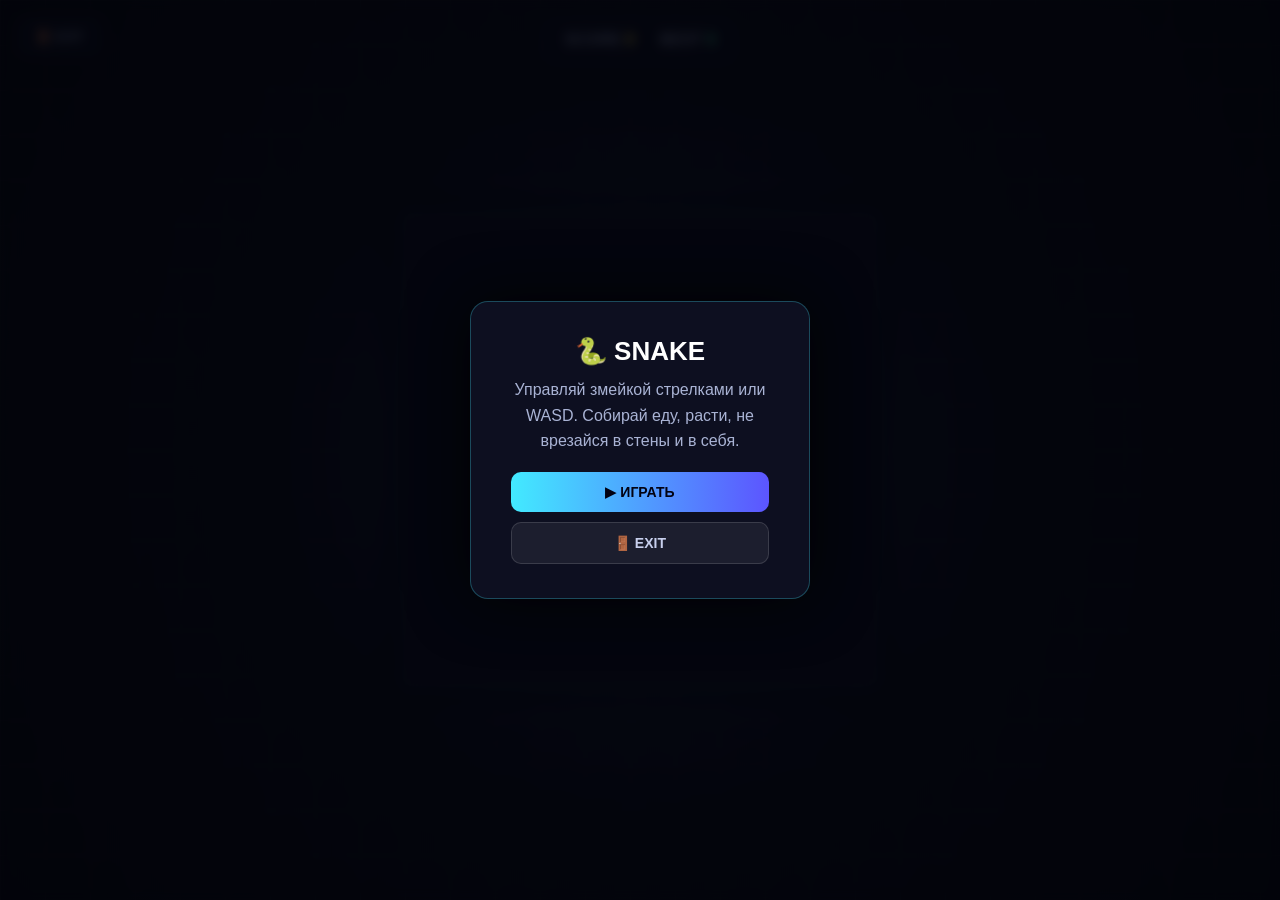
<file: snake.html>
<!DOCTYPE html>
<html lang="ru">
<head>
<meta charset="UTF-8">
<meta name="viewport" content="width=device-width, initial-scale=1.0">
<title>Game Hub - Snake</title>

<style>
*{
    margin:0;
    padding:0;
    box-sizing:border-box;
}

html,body{
    width:100%;
    height:100%;
    overflow:hidden;
}

body{
    font-family:Arial,Helvetica,sans-serif;
    background:#050711;
    color:white;
    user-select:none;
}

#game{
    position:relative;
    width:100vw;
    height:100vh;
    overflow:hidden;
    background:radial-gradient(circle at 50% 50%, #17234b 0%, #080b18 45%, #03040b 100%);
    display:flex;
    align-items:center;
    justify-content:center;
}

#game::before{
    content:"";
    position:absolute;
    inset:0;
    background-image:
        linear-gradient(#ffffff08 1px, transparent 1px),
        linear-gradient(90deg, #ffffff08 1px, transparent 1px);
    background-size:45px 45px;
}

#hud{
    position:absolute;
    z-index:50;
    top:18px;
    left:50%;
    transform:translateX(-50%);
    display:flex;
    gap:25px;
    padding:12px 20px;
    border:1px solid #ffffff1c;
    border-radius:14px;
    background:#080c1ce8;
    backdrop-filter:blur(12px);
    font-weight:900;
}

.stat{
    color:#8e99b8;
}

.stat span{
    color:white;
}

#score{ color:#ffe45c; }
#best{ color:#47e0a7; }

#exitTop{
    position:absolute;
    z-index:50;
    top:18px;
    left:18px;
    padding:10px 16px;
    border-radius:10px;
    border:1px solid #ffffff1c;
    background:#080c1ce8;
    color:#8e99b8;
    text-decoration:none;
    font-weight:900;
    font-size:13px;
}

#exitTop:hover{
    color:white;
    border-color:#42eaff88;
}

canvas{
    position:relative;
    z-index:5;
    border-radius:14px;
    box-shadow:0 0 40px #000a, 0 0 0 1px #42eaff33;
    background:#0a0e1f;
}

.overlay{
    position:absolute;
    inset:0;
    z-index:80;
    display:flex;
    align-items:center;
    justify-content:center;
    background:#03040bcc;
    backdrop-filter:blur(6px);
}

.overlay.hidden{
    display:none;
}

.panel{
    background:#0d0f20;
    border:1px solid #42eaff44;
    border-radius:18px;
    padding:34px 40px;
    text-align:center;
    max-width:340px;
    box-shadow:0 0 60px #000c;
}

.panel h1{
    font-size:26px;
    margin-bottom:10px;
}

.panel p{
    color:#a9b3d4;
    margin-bottom:18px;
    line-height:1.6;
}

.panel button{
    display:block;
    width:100%;
    padding:12px;
    margin-top:10px;
    border-radius:10px;
    border:none;
    font-weight:900;
    font-size:14px;
    cursor:pointer;
}

#startButton, #restartButton{
    background:linear-gradient(90deg,#42eaff,#5c55ff);
    color:#020212;
}

.exit{
    background:#ffffff10;
    color:#c8d0ee;
    border:1px solid #ffffff22 !important;
}

.exit:hover{
    background:#ffffff1c;
}
</style>
</head>
<body>

<div id="game">

    <a href="index.html" id="exitTop">🚪 EXIT</a>

    <div id="hud">
        <div class="stat">SCORE <span id="score">0</span></div>
        <div class="stat">BEST <span id="best">0</span></div>
    </div>

    <canvas id="canvas" width="480" height="480"></canvas>

    <!-- START -->

    <div class="overlay" id="startScreen">

        <div class="panel">

            <h1>🐍 SNAKE</h1>

            <p>
                Управляй змейкой стрелками или WASD.
                Собирай еду, расти, не врезайся в стены
                и в себя.
            </p>

            <button id="startButton">▶ ИГРАТЬ</button>

            <button class="exit" id="exitStart">🚪 EXIT</button>

        </div>

    </div>

    <!-- GAME OVER -->

    <div class="overlay hidden" id="gameOver">

        <div class="panel">

            <h1>💀 GAME OVER</h1>

            <p id="finalText"></p>

            <button id="restartButton">🔄 RESTART</button>

            <button class="exit" id="exitGame">🚪 EXIT</button>

        </div>

    </div>

</div>


<script src="gamehub-bridge.js"></script>
<script>
"use strict";

/* =========================
   ELEMENTS
========================= */

const canvas = document.getElementById("canvas");
const ctx = canvas.getContext("2d");

const scoreEl = document.getElementById("score");
const bestEl = document.getElementById("best");

const startScreen = document.getElementById("startScreen");
const gameOverScreen = document.getElementById("gameOver");
const finalText = document.getElementById("finalText");


/* =========================
   CONFIG
========================= */

const GRID = 24;
const CELLS = canvas.width / GRID;

let best =
    Number(localStorage.getItem("snakeBest") || 0);

bestEl.textContent = best;

let snake, dir, nextDir, food, score, tickTimer, playing;


/* =========================
   INIT
========================= */

function resetGame(){

    snake = [
        { x: 10, y: 12 },
        { x: 9,  y: 12 },
        { x: 8,  y: 12 }
    ];

    dir = { x: 1, y: 0 };
    nextDir = { x: 1, y: 0 };

    score = 0;
    scoreEl.textContent = score;

    placeFood();

    playing = true;

}

function placeFood(){

    let ok = false;

    while(!ok){

        food = {
            x: Math.floor(Math.random() * CELLS),
            y: Math.floor(Math.random() * CELLS)
        };

        ok = !snake.some(s => s.x === food.x && s.y === food.y);

    }

}


/* =========================
   LOOP
========================= */

function step(){

    if(!playing)
        return;

    dir = nextDir;

    const head = {
        x: snake[0].x + dir.x,
        y: snake[0].y + dir.y
    };

    if(
        head.x < 0 || head.x >= CELLS ||
        head.y < 0 || head.y >= CELLS ||
        snake.some(s => s.x === head.x && s.y === head.y)
    ){

        return endGame();

    }

    snake.unshift(head);

    if(head.x === food.x && head.y === food.y){

        score++;
        scoreEl.textContent = score;
        placeFood();

    }else{

        snake.pop();

    }

    draw();

}

function draw(){

    ctx.fillStyle = "#0a0e1f";
    ctx.fillRect(0, 0, canvas.width, canvas.height);

    ctx.strokeStyle = "#ffffff08";

    for(let i=1; i<CELLS; i++){

        ctx.beginPath();
        ctx.moveTo(i*GRID, 0);
        ctx.lineTo(i*GRID, canvas.height);
        ctx.stroke();

        ctx.beginPath();
        ctx.moveTo(0, i*GRID);
        ctx.lineTo(canvas.width, i*GRID);
        ctx.stroke();

    }

    ctx.fillStyle = "#ff5c8a";
    ctx.shadowColor = "#ff5c8a";
    ctx.shadowBlur = 14;
    ctx.beginPath();
    ctx.arc(
        food.x*GRID + GRID/2,
        food.y*GRID + GRID/2,
        GRID/2 - 3,
        0, Math.PI*2
    );
    ctx.fill();
    ctx.shadowBlur = 0;

    snake.forEach((s,i) => {

        const t = i === 0 ? 1 : 0.55;

        ctx.fillStyle =
            i === 0
                ? "#42eaff"
                : `rgba(94,224,167,${t})`;

        ctx.shadowColor = "#42eaff";
        ctx.shadowBlur = i === 0 ? 12 : 0;

        ctx.fillRect(
            s.x*GRID + 2,
            s.y*GRID + 2,
            GRID - 4,
            GRID - 4
        );

        ctx.shadowBlur = 0;

    });

}


/* =========================
   GAME OVER
========================= */

function endGame(){

    playing = false;

    if(score > best){

        best = score;

        localStorage.setItem("snakeBest", best);

        bestEl.textContent = best;

    }

    finalText.innerHTML =
        `Счёт: <b>${score}</b><br>Лучший: <b>${best}</b>`;

    if(window.GameHub)
        GameHub.reportScore("snake", score);

    gameOverScreen.classList.remove("hidden");

}


/* =========================
   CONTROLS
========================= */

document.addEventListener("keydown", e => {

    const key = e.key.toLowerCase();

    if(["arrowup","arrowdown","arrowleft","arrowright"," "].includes(key))
        e.preventDefault();

    if((key === "arrowup" || key === "w") && dir.y === 0)
        nextDir = { x:0, y:-1 };

    if((key === "arrowdown" || key === "s") && dir.y === 0)
        nextDir = { x:0, y:1 };

    if((key === "arrowleft" || key === "a") && dir.x === 0)
        nextDir = { x:-1, y:0 };

    if((key === "arrowright" || key === "d") && dir.x === 0)
        nextDir = { x:1, y:0 };

});

/* swipe controls for touch */

let touchStart = null;

canvas.addEventListener("touchstart", e => {

    touchStart = {
        x: e.touches[0].clientX,
        y: e.touches[0].clientY
    };

}, { passive:true });

canvas.addEventListener("touchend", e => {

    if(!touchStart)
        return;

    const dx = e.changedTouches[0].clientX - touchStart.x;
    const dy = e.changedTouches[0].clientY - touchStart.y;

    if(Math.abs(dx) > Math.abs(dy)){

        if(dx > 20 && dir.x === 0) nextDir = { x:1, y:0 };
        if(dx < -20 && dir.x === 0) nextDir = { x:-1, y:0 };

    }else{

        if(dy > 20 && dir.y === 0) nextDir = { x:0, y:1 };
        if(dy < -20 && dir.y === 0) nextDir = { x:0, y:-1 };

    }

    touchStart = null;

}, { passive:true });


/* =========================
   START / RESTART
========================= */

function startRun(){

    startScreen.classList.add("hidden");
    gameOverScreen.classList.add("hidden");

    resetGame();
    draw();

    clearInterval(tickTimer);
    tickTimer = setInterval(step, 110);

}

document.getElementById("startButton").onclick = startRun;
document.getElementById("restartButton").onclick = startRun;

document.getElementById("exitStart").onclick =
    () => location.href = "index.html";

document.getElementById("exitGame").onclick =
    () => location.href = "index.html";

</script>
</body>
</html>
</file>
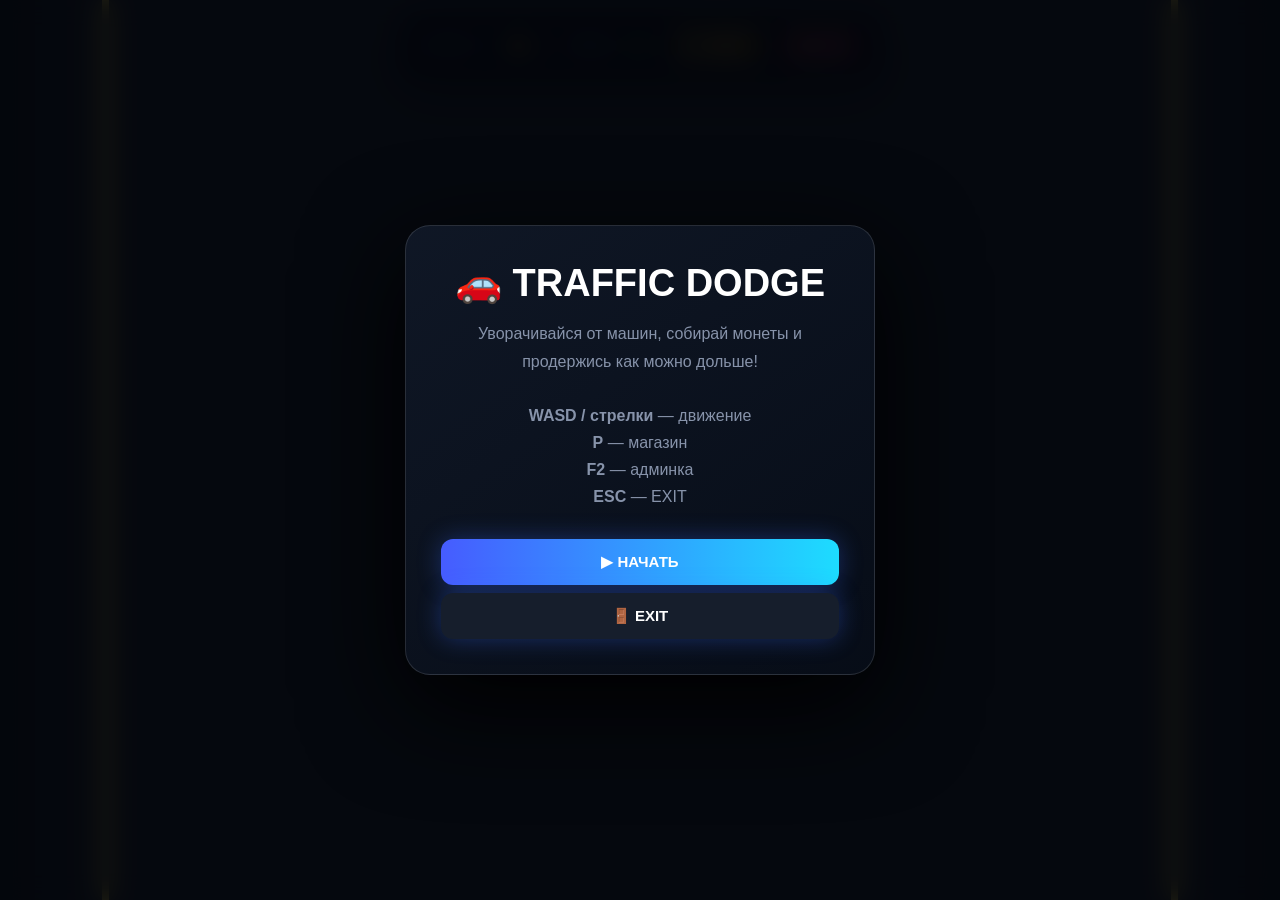
<file: traffic-dodge.html>
<!DOCTYPE html>
<html lang="ru">
<head>
<meta charset="UTF-8">
<meta name="viewport" content="width=device-width, initial-scale=1.0">
<title>Traffic Dodge</title>

<style>
*{
    box-sizing:border-box;
    margin:0;
    padding:0;
}

html,body{
    width:100%;
    height:100%;
    overflow:hidden;
}

body{
    font-family:Arial,Helvetica,sans-serif;
    background:#05070d;
    color:white;
}

button{
    font-family:inherit;
}

#game{
    position:relative;
    width:100vw;
    height:100vh;
    overflow:hidden;
    background:#11151c;
}

/* =========================
   ROAD
========================= */

#road{
    position:absolute;
    inset:0;
    overflow:hidden;

    background:
        linear-gradient(
            90deg,
            #151a21 0%,
            #252a31 8%,
            #252a31 92%,
            #151a21 100%
        );
}

.roadLine{
    position:absolute;
    width:8px;
    height:90px;
    left:50%;
    transform:translateX(-50%);
    background:white;
    opacity:.85;
    border-radius:5px;
}

#road::before,
#road::after{
    content:"";
    position:absolute;
    top:0;
    bottom:0;
    width:7px;
    background:#f5d84d;
    box-shadow:0 0 12px #f5d84d55;
}

#road::before{
    left:8%;
}

#road::after{
    right:8%;
}

/* =========================
   HUD
========================= */

#hud{
    position:absolute;
    z-index:100;

    top:15px;
    left:50%;
    transform:translateX(-50%);

    display:flex;
    align-items:center;
    gap:20px;

    padding:13px 18px;

    border:1px solid #ffffff20;
    border-radius:16px;

    background:#070b14e8;
    backdrop-filter:blur(15px);

    box-shadow:0 15px 45px #0008;
}

.stat{
    color:#7e8aa5;
    font-size:12px;
    font-weight:900;
    letter-spacing:1px;
}

.stat span{
    color:white;
    margin-left:4px;
}

#score{
    color:#5eeaff;
}

#coins{
    color:#ffd34f;
}

#speed{
    color:#70ff9a;
}

.hudExit{
    padding:8px 13px;

    border:1px solid #ff526d;
    border-radius:9px;

    background:#351421;
    color:#ff7185;

    font-weight:900;
    cursor:pointer;

    transition:.2s;
}

.hudExit:hover{
    background:#ff3157;
    color:white;
    transform:translateY(-2px);
}

/* =========================
   PLAYER
========================= */

#player{
    position:absolute;
    z-index:50;

    width:55px;
    height:90px;

    border-radius:13px;

    background:
        linear-gradient(
            90deg,
            #354dff,
            #6d7cff,
            #2735c9
        );

    border:2px solid #aeb7ff;

    box-shadow:
        0 0 15px #405aff,
        0 0 35px #405aff88;
}

#player.redCar{
    background:
        linear-gradient(
            90deg,
            #ff304e,
            #ff7888
        );
}

#player.greenCar{
    background:
        linear-gradient(
            90deg,
            #13c976,
            #75ffbd
        );
}

#player.goldCar{
    background:
        linear-gradient(
            90deg,
            #d38d00,
            #ffe36c
        );
}

#player::before{
    content:"";

    position:absolute;
    left:8px;
    top:10px;

    width:35px;
    height:25px;

    border-radius:7px;

    background:
        linear-gradient(
            135deg,
            #c9f8ff,
            #456b87
        );

    border:1px solid #ffffff88;
}

#player::after{
    content:"";

    position:absolute;
    left:7px;
    bottom:10px;

    width:41px;
    height:12px;

    border-radius:50%;

    background:
        radial-gradient(
            ellipse,
            #ff4f66,
            #ff1838 55%,
            transparent 70%
        );

    box-shadow:0 0 10px #ff1838;
}

/* wheels */

.wheel{
    position:absolute;

    width:9px;
    height:22px;

    background:#090b0f;
    border-radius:5px;

    z-index:3;
}

.wheel.left{
    left:-6px;
}

.wheel.right{
    right:-6px;
}

.wheel.top{
    top:17px;
}

.wheel.bottom{
    bottom:17px;
}

/* =========================
   OBSTACLES
========================= */

.obstacle{
    position:absolute;

    width:58px;
    height:88px;

    border-radius:12px;

    z-index:40;

    box-shadow:0 8px 20px #0009;
}

.obstacle.red{
    background:
        linear-gradient(
            135deg,
            #ff4058,
            #99162c
        );

    border:2px solid #ff8290;

    box-shadow:0 0 18px #ff304555;
}

.obstacle.yellow{
    background:
        linear-gradient(
            135deg,
            #ffd83d,
            #b37b00
        );

    border:2px solid #ffe98b;
}

.obstacle.green{
    background:
        linear-gradient(
            135deg,
            #43ff9a,
            #087f50
        );

    border:2px solid #86ffc1;
}

.obstacle::before{
    content:"";

    position:absolute;

    left:8px;
    right:8px;
    top:15px;

    height:18px;

    border-radius:5px;

    background:#9ee9ff66;
    border:1px solid #ffffff55;
}

/* =========================
   COINS
========================= */

.coin{
    position:absolute;

    width:28px;
    height:28px;

    border-radius:50%;

    z-index:45;

    background:
        radial-gradient(
            circle at 35% 30%,
            #fff7a3,
            #ffd43b 35%,
            #d89400 75%
        );

    border:2px solid #fff0a0;

    box-shadow:
        0 0 10px #ffd43b,
        0 0 25px #ffb30099;

    animation:coinSpin .55s linear infinite;
}

.coin::after{
    content:"$";

    position:absolute;
    inset:0;

    display:flex;
    align-items:center;
    justify-content:center;

    color:#9b6500;

    font-size:15px;
    font-weight:1000;
}

@keyframes coinSpin{
    from{
        transform:rotateY(0deg);
    }

    to{
        transform:rotateY(360deg);
    }
}

/* =========================
   FLASH
========================= */

#flash{
    position:absolute;
    inset:0;

    z-index:300;
    pointer-events:none;

    background:#ff1f3d;
    opacity:0;
}

/* =========================
   OVERLAYS
========================= */

.overlay{
    position:absolute;
    inset:0;

    z-index:500;

    display:flex;

    align-items:center;
    justify-content:center;

    background:#02040adf;

    backdrop-filter:blur(12px);
}

.hidden{
    display:none !important;
}

.panel{
    width:min(470px,92%);

    padding:35px;

    text-align:center;

    border-radius:25px;

    background:
        linear-gradient(
            145deg,
            #101827f5,
            #070d18f5
        );

    border:1px solid #ffffff20;

    box-shadow:0 30px 100px #000;
}

.panel h1{
    font-size:38px;
    margin-bottom:15px;
}

.panel p{
    color:#8793aa;
    line-height:1.7;
    margin-bottom:20px;
}

.mainButton{
    width:100%;

    padding:14px;
    margin-top:8px;

    border:0;
    border-radius:12px;

    color:white;

    font-weight:900;
    font-size:15px;

    cursor:pointer;

    background:
        linear-gradient(
            90deg,
            #465cff,
            #1ddcff
        );

    box-shadow:0 0 25px #396bff55;

    transition:.2s;
}

.mainButton:hover{
    transform:translateY(-3px);
}

.secondary{
    background:#161e2c;
}

.danger{
    background:
        linear-gradient(
            90deg,
            #ff3157,
            #a91635
        );
}

/* =========================
   SHOP
========================= */

#shopPanel,
#adminPanel{
    display:none;
}

.shopGrid{
    display:grid;

    grid-template-columns:repeat(2,1fr);

    gap:12px;

    margin:20px 0;
}

.carOption{
    padding:15px;

    border:1px solid #ffffff18;
    border-radius:14px;

    background:#ffffff07;

    cursor:pointer;

    transition:.2s;
}

.carOption:hover{
    transform:translateY(-3px);
    border-color:#ffffff40;
}

.carPreview{
    width:38px;
    height:60px;

    margin:0 auto 10px;

    border-radius:10px;
}

.carPreview.blue{
    background:
        linear-gradient(
            90deg,
            #3049ff,
            #7d8aff
        );
}

.carPreview.redCar{
    background:
        linear-gradient(
            90deg,
            #ff304e,
            #ff7888
        );
}

.carPreview.greenCar{
    background:
        linear-gradient(
            90deg,
            #13c976,
            #75ffbd
        );
}

.carPreview.goldCar{
    background:
        linear-gradient(
            90deg,
            #d38d00,
            #ffe36c
        );
}

.carOption strong{
    display:block;
    margin-bottom:5px;
}

.carOption small{
    color:#7c88a1;
}

/* =========================
   ADMIN
========================= */

.adminInput{
    width:100%;

    padding:12px;

    margin-top:8px;

    border-radius:10px;

    border:1px solid #ffffff18;

    background:#050912;

    color:white;

    outline:none;
}

.adminInput:focus{
    border-color:#5eeaff;
}

.adminStatus{
    margin-top:15px;

    min-height:20px;

    color:#62eaff;

    font-size:13px;
}

/* =========================
   MOBILE
========================= */

@media(max-width:650px){

    #hud{
        gap:8px;
        padding:9px 10px;
    }

    .stat{
        font-size:9px;
    }

    .hudExit{
        padding:7px 9px;
        font-size:11px;
    }

}

.hudShop{
    padding:8px 14px;

    border:1px solid #ffd34f;
    border-radius:9px;

    background:#352b0d;
    color:#ffd34f;

    font-weight:900;
    cursor:pointer;

    transition:.2s;
}

.hudShop:hover{
    background:#ffd34f;
    color:#111;
    transform:translateY(-2px);
}
</style>
</head>

<body>

<div id="game">

    <div id="road"></div>

<div id="hud">

    <div class="stat">
        SCORE:
        <span id="score">0</span>
    </div>

    <div class="stat">
        🪙:
        <span id="coins">0</span>
    </div>

    <div class="stat">
        SPEED:
        <span id="speed">1.0x</span>
    </div>

    <button id="shopButton" class="hudShop">
        🛒 SHOP
    </button>

    <button id="hudExit" class="hudExit">
        🚪 EXIT
    </button>

</div>


    <!-- PLAYER -->

    <div id="player">

        <div class="wheel left top"></div>
        <div class="wheel right top"></div>
        <div class="wheel left bottom"></div>
        <div class="wheel right bottom"></div>

    </div>


    <div id="flash"></div>


    <!-- START -->

    <div
        id="startScreen"
        class="overlay"
    >

        <div class="panel">

            <h1>
                🚗 TRAFFIC DODGE
            </h1>

            <p>
                Уворачивайся от машин,
                собирай монеты и продержись
                как можно дольше!
                <br><br>

                <b>WASD / стрелки</b> — движение<br>
                <b>P</b> — магазин<br>
                <b>F2</b> — админка<br>
                <b>ESC</b> — EXIT
            </p>

            <button
                type="button"
                class="mainButton"
                id="startButton"
            >
                ▶ НАЧАТЬ
            </button>

            <button
                type="button"
                class="mainButton secondary"
                id="exitStart"
            >
                🚪 EXIT
            </button>

        </div>

    </div>


    <!-- GAME OVER -->

    <div
        id="gameOver"
        class="overlay hidden"
    >

        <div class="panel">

            <h1>
                💥 АВАРИЯ
            </h1>

            <p id="finalText"></p>

            <button
                type="button"
                class="mainButton"
                id="restartButton"
            >
                🔄 ЕЩЁ РАЗ
            </button>

            <button
                type="button"
                class="mainButton secondary"
                id="menuButton"
            >
                🏠 В МЕНЮ
            </button>

        </div>

    </div>


    <!-- SHOP -->

    <div
        id="shopPanel"
        class="overlay"
    >

        <div class="panel">

            <h1>
                🛒 МАГАЗИН
            </h1>

            <p>
                Твои монеты:
                <b id="shopCoins">0</b> 🪙
            </p>

            <div class="shopGrid">

                <div
                    class="carOption"
                    data-color="blue"
                    data-price="0"
                >
                    <div class="carPreview blue"></div>
                    <strong>Blue</strong>
                    <small>Бесплатно</small>
                </div>

                <div
                    class="carOption"
                    data-color="redCar"
                    data-price="100"
                >
                    <div class="carPreview redCar"></div>
                    <strong>Red</strong>
                    <small>100 🪙</small>
                </div>

                <div
                    class="carOption"
                    data-color="greenCar"
                    data-price="250"
                >
                    <div class="carPreview greenCar"></div>
                    <strong>Neon</strong>
                    <small>250 🪙</small>
                </div>

                <div
                    class="carOption"
                    data-color="goldCar"
                    data-price="500"
                >
                    <div class="carPreview goldCar"></div>
                    <strong>Gold</strong>
                    <small>500 🪙</small>
                </div>

            </div>

            <button
                type="button"
                class="mainButton secondary"
                id="closeShop"
            >
                ✕ ЗАКРЫТЬ
            </button>

        </div>

    </div>


    <!-- ADMIN -->

    <div
        id="adminPanel"
        class="overlay"
    >

        <div class="panel">

            <h1>
                👑 ADMIN PANEL
            </h1>

            <p>
                Только для владельца игры.
            </p>

            <input
                id="adminPassword"
                class="adminInput"
                type="password"
                placeholder="Пароль"
            >

            <button
                type="button"
                class="mainButton"
                id="adminLogin"
            >
                🔐 ВОЙТИ
            </button>

            <div
                id="adminControls"
                class="hidden"
            >

                <input
                    id="coinAmount"
                    class="adminInput"
                    type="number"
                    placeholder="Количество монет"
                >

                <button
                    type="button"
                    class="mainButton"
                    id="addCoins"
                >
                    🪙 ДОБАВИТЬ МОНЕТЫ
                </button>

                <button
                    type="button"
                    class="mainButton"
                    id="removeCoins"
                >
                    🗑 УБРАТЬ МОНЕТЫ
                </button>

                <button
                    type="button"
                    class="mainButton"
                    id="maxScore"
                >
                    💯 MAX SCORE
                </button>

                <button
                    type="button"
                    class="mainButton"
                    id="godMode"
                >
                    🛡 GOD MODE
                </button>

                <button
                    type="button"
                    class="mainButton danger"
                    id="resetData"
                >
                    ⚠ СБРОСИТЬ ДАННЫЕ
                </button>

            </div>

            <div
                class="adminStatus"
                id="adminStatus"
            ></div>

            <button
                type="button"
                class="mainButton secondary"
                id="closeAdmin"
            >
                ✕ ЗАКРЫТЬ
            </button>

        </div>

    </div>

</div>


<script src="gamehub-bridge.js"></script>
<script>
"use strict";

/* =========================
   ELEMENTS
========================= */

const game = document.getElementById("game");
const road = document.getElementById("road");
const player = document.getElementById("player");

const scoreText = document.getElementById("score");
const coinsText = document.getElementById("coins");
const speedText = document.getElementById("speed");

const startScreen = document.getElementById("startScreen");
const gameOver = document.getElementById("gameOver");
const finalText = document.getElementById("finalText");

const flash = document.getElementById("flash");

const shopPanel = document.getElementById("shopPanel");
const shopCoins = document.getElementById("shopCoins");

const adminPanel = document.getElementById("adminPanel");
const adminPassword = document.getElementById("adminPassword");
const adminControls = document.getElementById("adminControls");
const adminStatus = document.getElementById("adminStatus");
const coinAmount = document.getElementById("coinAmount");


/* =========================
   GAME STATE
========================= */

let running = false;

let keys = {};

let playerX = innerWidth / 2 - 27;
let playerY = innerHeight - 140;

let score = 0;

let coins = Number(
    localStorage.getItem("trafficCoins") || 0
);

let speedMultiplier = 1;

let obstacleTimer = 0;
let coinTimer = 0;

let lastTime = 0;

let obstacles = [];
let coinObjects = [];

let roadOffset = 0;

let godMode = false;

let currentCar =
    localStorage.getItem("trafficCar") || "blue";


/* =========================
   ADMIN PASSWORD
========================= */

const ADMIN_PASSWORD = "1234";


/* =========================
   CAR
========================= */

function setCarColor(color){

    player.classList.remove(
        "redCar",
        "greenCar",
        "goldCar"
    );

    if(color !== "blue"){
        player.classList.add(color);
    }

    currentCar = color;

    localStorage.setItem(
        "trafficCar",
        color
    );
}

setCarColor(currentCar);


/* =========================
   HUD
========================= */

function updateHUD(){

    scoreText.textContent = score;
    coinsText.textContent = coins;

    shopCoins.textContent = coins;

    speedText.textContent =
        speedMultiplier.toFixed(1) + "x";

    localStorage.setItem(
        "trafficCoins",
        String(coins)
    );
}


/* =========================
   CLEAR OBJECTS
========================= */

function clearObjects(){

    for(const obstacle of obstacles){
        if(obstacle.element){
            obstacle.element.remove();
        }
    }

    for(const coin of coinObjects){
        if(coin.element){
            coin.element.remove();
        }
    }

    obstacles = [];
    coinObjects = [];
}


/* =========================
   CLOSE PANELS
========================= */

function closeShop(){
    shopPanel.style.display = "none";
}

function closeAdmin(){
    adminPanel.style.display = "none";
}


function exitGame(){

    running = false;

    keys = {};

    clearObjects();

    shopPanel.style.display = "none";
    adminPanel.style.display = "none";

    gameOver.classList.add("hidden");
    startScreen.classList.add("hidden");

    player.style.display = "none";

    /*
       Реальный выход из игры.
       Браузер не даст закрыть обычную вкладку
       через window.close(), поэтому переходим
       на пустую страницу.
    */

    window.location.replace("index.html");
}


/* =========================
   KEYBOARD
========================= */

document.addEventListener(
    "keydown",
    function(e){

        if(e.code === "Escape"){

            e.preventDefault();

            if(shopPanel.style.display === "flex"){
                closeShop();
                return;
            }

            if(adminPanel.style.display === "flex"){
                closeAdmin();
                return;
            }

            exitGame();

            return;
        }


        if(e.code === "KeyP"){

            e.preventDefault();

            if(running){
                openShop();
            }

            return;
        }


        if(e.code === "F2"){

            e.preventDefault();

            openAdmin();

            return;
        }


        keys[e.code] = true;
    }
);


document.addEventListener(
    "keyup",
    function(e){
        keys[e.code] = false;
    }
);


/* =========================
   PLAYER
========================= */

function updatePlayer(dt){

    let dx = 0;
    let dy = 0;


    if(keys.KeyA || keys.ArrowLeft){
        dx--;
    }

    if(keys.KeyD || keys.ArrowRight){
        dx++;
    }

    if(keys.KeyW || keys.ArrowUp){
        dy--;
    }

    if(keys.KeyS || keys.ArrowDown){
        dy++;
    }


    if(dx !== 0 || dy !== 0){

        const length = Math.hypot(dx,dy);

        dx /= length;
        dy /= length;
    }


    const playerSpeed = 380;


    playerX +=
        dx *
        playerSpeed *
        dt;

    playerY +=
        dy *
        playerSpeed *
        dt;


    const minX =
        innerWidth * .08 + 8;

    const maxX =
        innerWidth * .92 - 63;


    playerX = Math.max(
        minX,
        Math.min(maxX,playerX)
    );


    playerY = Math.max(
        90,
        Math.min(
            innerHeight - 105,
            playerY
        )
    );


    player.style.left =
        playerX + "px";

    player.style.top =
        playerY + "px";
}


/* =========================
   ROAD
========================= */

function updateRoad(dt){

    roadOffset +=
        350 *
        speedMultiplier *
        dt;


    if(roadOffset >= 180){
        roadOffset = 0;
    }


    road.innerHTML = "";


    for(
        let i = -2;
        i < 10;
        i++
    ){

        const line =
            document.createElement("div");

        line.className =
            "roadLine";

        line.style.top =
            (
                i * 180 +
                roadOffset -
                180
            ) + "px";

        road.appendChild(line);
    }
}


/* =========================
   OBSTACLE
========================= */

function spawnObstacle(){

    const obstacle =
        document.createElement("div");

    obstacle.className =
        "obstacle";


    const colors = [
        "red",
        "yellow",
        "green"
    ];


    obstacle.classList.add(
        colors[
            Math.floor(
                Math.random() *
                colors.length
            )
        ]
    );


    const roadLeft =
        innerWidth * .08 + 10;

    const roadRight =
        innerWidth * .92 - 68;


    const x =
        roadLeft +
        Math.random() *
        (
            roadRight -
            roadLeft
        );


    const y = -110;


    obstacle.style.left =
        x + "px";

    obstacle.style.top =
        y + "px";


    game.appendChild(obstacle);


    obstacles.push({

        element: obstacle,

        x: x,

        y: y,

        speed:
            280 +
            Math.random() * 130
    });
}


/* =========================
   COIN
========================= */

function spawnCoin(){

    const coin =
        document.createElement("div");

    coin.className =
        "coin";


    const roadLeft =
        innerWidth * .08 + 15;

    const roadRight =
        innerWidth * .92 - 43;


    const x =
        roadLeft +
        Math.random() *
        (
            roadRight -
            roadLeft
        );


    const y = -50;


    coin.style.left =
        x + "px";

    coin.style.top =
        y + "px";


    game.appendChild(coin);


    coinObjects.push({

        element: coin,

        x: x,

        y: y,

        speed:
            280 +
            Math.random() * 70
    });
}


/* =========================
   COLLISION
========================= */

function isColliding(
    ax,
    ay,
    aw,
    ah,
    bx,
    by,
    bw,
    bh
){

    return (
        ax < bx + bw &&
        ax + aw > bx &&
        ay < by + bh &&
        ay + ah > by
    );
}


/* =========================
   OBSTACLES UPDATE
========================= */

function updateObstacles(dt){

    for(
        let i = obstacles.length - 1;
        i >= 0;
        i--
    ){

        const obstacle =
            obstacles[i];


        obstacle.y +=
            obstacle.speed *
            speedMultiplier *
            dt;


        obstacle.element.style.top =
            obstacle.y + "px";


        if(
            !godMode &&
            isColliding(
                playerX,
                playerY,
                55,
                90,
                obstacle.x,
                obstacle.y,
                58,
                88
            )
        ){

            crash();

            return;
        }


        if(
            obstacle.y >
            innerHeight + 120
        ){

            obstacle.element.remove();

            obstacles.splice(i,1);

            score +=
                Math.floor(
                    10 *
                    speedMultiplier
                );
        }
    }
}


/* =========================
   COINS UPDATE
========================= */

function updateCoins(dt){

    for(
        let i = coinObjects.length - 1;
        i >= 0;
        i--
    ){

        const coin =
            coinObjects[i];


        coin.y +=
            coin.speed *
            speedMultiplier *
            dt;


        coin.element.style.top =
            coin.y + "px";


        if(
            isColliding(
                playerX,
                playerY,
                55,
                90,
                coin.x,
                coin.y,
                28,
                28
            )
        ){

            coins++;
            score += 50;

            coin.element.remove();

            coinObjects.splice(i,1);

            updateHUD();

            continue;
        }


        if(
            coin.y >
            innerHeight + 60
        ){

            coin.element.remove();

            coinObjects.splice(i,1);
        }
    }
}


/* =========================
   CRASH
========================= */

function crash(){

    if(!running || godMode){
        return;
    }


    running = false;


    flash.style.opacity =
        "0.75";


    setTimeout(
        function(){

            flash.style.opacity =
                "0";

        },
        150
    );


    clearObjects();


    finalText.innerHTML =
        `
        💥 Ты врезался!<br><br>
        🏆 Счёт:
        <b>${score}</b><br>
        🪙 Монеты:
        <b>${coins}</b>
        `;

    if(window.GameHub)
        GameHub.reportScore("traffic-dodge", score);

    gameOver.classList.remove(
        "hidden"
    );
}


/* =========================
   START GAME
========================= */

function startGame(){

    console.log("ИГРА ЗАПУЩЕНА");

    clearObjects();

    running = true;

    score = 0;

    speedMultiplier = 1;

    obstacleTimer = 0;

    coinTimer = 0;


    playerX =
        innerWidth / 2 - 27;

    playerY =
        innerHeight - 140;


    startScreen.classList.add(
        "hidden"
    );

    gameOver.classList.add(
        "hidden"
    );

    shopPanel.style.display =
        "none";

    adminPanel.style.display =
        "none";


    player.style.display =
        "block";


    player.style.left =
        playerX + "px";

    player.style.top =
        playerY + "px";


    updateHUD();


    lastTime =
        performance.now();


    requestAnimationFrame(
        gameLoop
    );
}


/* =========================
   GAME LOOP
========================= */

function gameLoop(time){

    if(!running){
        return;
    }


    let dt =
        (time - lastTime) /
        1000;


    lastTime = time;


    dt =
        Math.min(dt,.05);


    speedMultiplier +=
        dt * .035;


    speedMultiplier =
        Math.min(
            4,
            speedMultiplier
        );


    obstacleTimer += dt;

    coinTimer += dt;


    const obstacleDelay =
        Math.max(
            .28,
            1.05 -
            speedMultiplier * .13
        );


    if(
        obstacleTimer >=
        obstacleDelay
    ){

        obstacleTimer = 0;

        spawnObstacle();
    }


    if(
        coinTimer >= .8
    ){

        coinTimer = 0;

        spawnCoin();
    }


    updatePlayer(dt);

    updateRoad(dt);

    updateObstacles(dt);

    updateCoins(dt);

    updateHUD();


    requestAnimationFrame(
        gameLoop
    );
}


/* =========================
   SHOP
========================= */

function openShop(){

    if(!running){
        return;
    }


    shopPanel.style.display =
        "flex";


    shopCoins.textContent =
        coins;
}


function closeShop(){

    shopPanel.style.display =
        "none";
}


document.getElementById(
    "closeShop"
).addEventListener(
    "click",
    closeShop
);


document.querySelectorAll(
    ".carOption"
).forEach(
    function(option){

        option.addEventListener(
            "click",
            function(){

                const color =
                    option.dataset.color;

                const price =
                    Number(
                        option.dataset.price
                    );


                const ownedKey =
                    "car_" + color;


                const owned =
                    localStorage.getItem(
                        ownedKey
                    );


                if(
                    price > 0 &&
                    owned !== "true"
                ){

                    if(coins < price){

                        alert(
                            "Недостаточно монет! 🪙"
                        );

                        return;
                    }


                    coins -= price;


                    localStorage.setItem(
                        ownedKey,
                        "true"
                    );
                }


                setCarColor(color);

                updateHUD();

                closeShop();
            }
        );
    }
);


/* =========================
   ADMIN
========================= */

function openAdmin(){

    adminPanel.style.display =
        "flex";


    adminPassword.value =
        "";


    adminControls.classList.add(
        "hidden"
    );


    adminStatus.textContent =
        "";


    setTimeout(
        function(){

            adminPassword.focus();

        },
        50
    );
}


function closeAdmin(){

    adminPanel.style.display =
        "none";
}


document.getElementById(
    "closeAdmin"
).addEventListener(
    "click",
    closeAdmin
);


/* LOGIN */

document.getElementById(
    "adminLogin"
).addEventListener(
    "click",
    function(){

        if(
            adminPassword.value ===
            ADMIN_PASSWORD
        ){

            adminControls.classList.remove(
                "hidden"
            );

            adminStatus.textContent =
                "✅ Админка открыта.";

        }else{

            adminStatus.textContent =
                "❌ Неверный пароль.";
        }
    }
);


/* ENTER = LOGIN */

adminPassword.addEventListener(
    "keydown",
    function(e){

        if(e.key === "Enter"){

            e.preventDefault();

            document.getElementById(
                "adminLogin"
            ).click();
        }
    }
);


/* ADD COINS */

document.getElementById(
    "addCoins"
).addEventListener(
    "click",
    function(){

        const amount =
            Number(
                coinAmount.value
            );


        if(
            !Number.isFinite(amount) ||
            amount <= 0
        ){

            adminStatus.textContent =
                "❌ Введи нормальное число.";

            return;
        }


        coins +=
            Math.floor(amount);


        updateHUD();


        adminStatus.textContent =
            "✅ Монеты добавлены.";
    }
);


/* REMOVE COINS */

document.getElementById(
    "removeCoins"
).addEventListener(
    "click",
    function(){

        const amount =
            Number(
                coinAmount.value
            );


        if(
            !Number.isFinite(amount) ||
            amount <= 0
        ){

            adminStatus.textContent =
                "❌ Введи нормальное число.";

            return;
        }


        coins =
            Math.max(
                0,
                coins -
                Math.floor(amount)
            );


        updateHUD();


        adminStatus.textContent =
            "🗑 Монеты убраны.";
    }
);


/* MAX SCORE */

document.getElementById(
    "maxScore"
).addEventListener(
    "click",
    function(){

        score = 999999999;

        updateHUD();

        adminStatus.textContent =
            "💯 SCORE установлен на максимум.";
    }
);


/* GOD MODE */

document.getElementById(
    "godMode"
).addEventListener(
    "click",
    function(){

        godMode = !godMode;


        adminStatus.textContent =
            godMode
                ? "🛡 GOD MODE: ON"
                : "🛡 GOD MODE: OFF";
    }
);


/* RESET */

document.getElementById(
    "resetData"
).addEventListener(
    "click",
    function(){

        const confirmed =
            confirm(
                "Точно сбросить все данные?"
            );


        if(!confirmed){
            return;
        }


        localStorage.clear();


        coins = 0;

        currentCar = "blue";

        setCarColor("blue");

        updateHUD();


        adminStatus.textContent =
            "⚠ Данные сброшены.";
    }
);


/* =========================
   BUTTONS
========================= */

/*
   ВАЖНО:
   Кнопка НАЧАТЬ теперь
   подключается напрямую.
*/

document.getElementById(
    "startButton"
).addEventListener(
    "click",
    function(e){

        e.preventDefault();

        e.stopPropagation();

        startGame();
    }
);


/* RESTART */

document.getElementById(
    "restartButton"
).addEventListener(
    "click",
    function(){

        startGame();
    }
);


/* MENU */

document.getElementById(
    "menuButton"
).addEventListener(
    "click",
    function(){

        exitGame();
    }
);


/* START EXIT */

document.getElementById(
    "exitStart"
).addEventListener(
    "click",
    function(){

        exitGame();
    }
);


/* HUD EXIT */

document.getElementById(
    "hudExit"
).addEventListener(
    "click",
    function(){

        exitGame();
    }
);


/* =========================
   RESIZE
========================= */

window.addEventListener(
    "resize",
    function(){

        if(!running){
            return;
        }


        playerX =
            Math.max(
                innerWidth * .08,
                Math.min(
                    innerWidth * .92 - 63,
                    playerX
                )
            );


        playerY =
            Math.min(
                innerHeight - 105,
                playerY
            );
    }
);


/* =========================
   INITIAL
========================= */

updateHUD();

player.style.display =
    "none";

console.log(
    "Traffic Dodge загружен. Пароль админки: 1234"
);

const shopButton =
    document.getElementById("shopButton");

shopButton.onclick = () => {
    openShop();
};
</script>

</body>
</html>
</file>
